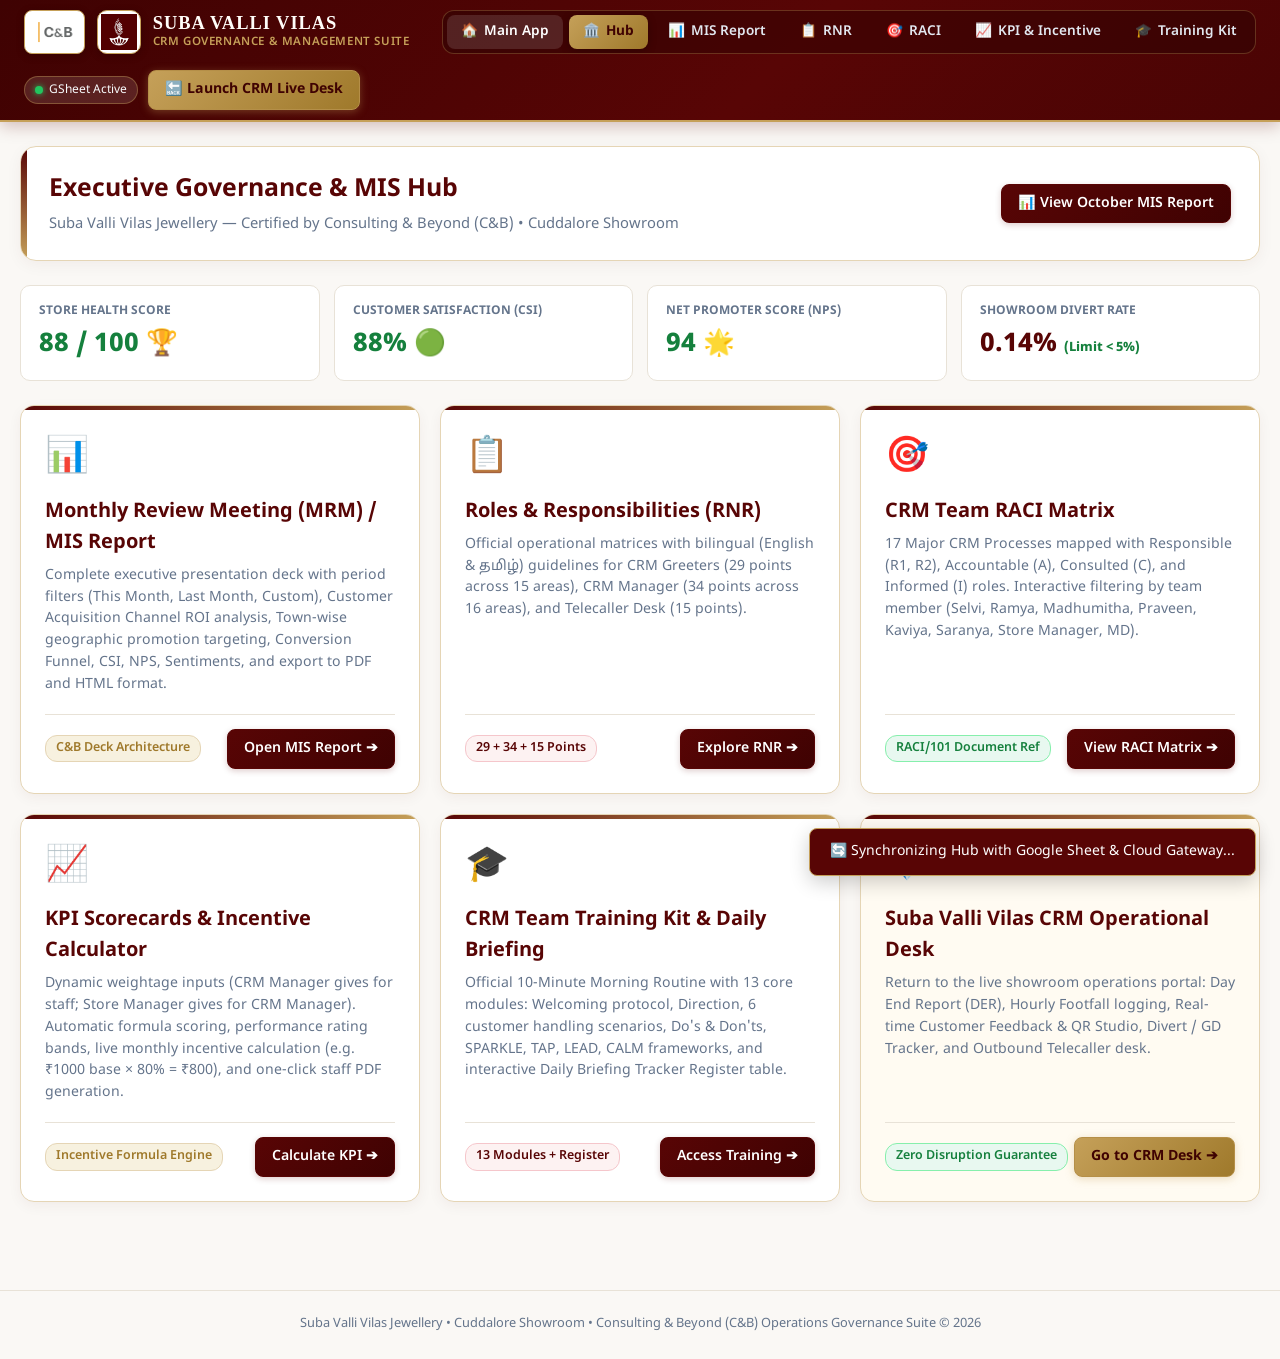
<file: crm-hub.html>
<!DOCTYPE html>
<html lang="en">
<head>
  <meta charset="UTF-8">
  <meta name="viewport" content="width=device-width, initial-scale=1.0">
  <title>Suba Valli Vilas | CRM Governance &amp; Management Suite</title>
  <link rel="icon" type="image/png" href="svv-logo.png">
  <link rel="preconnect" href="https://fonts.googleapis.com">
  <link rel="preconnect" href="https://fonts.gstatic.com" crossorigin>
  <link href="https://fonts.googleapis.com/css2?family=Cinzel:wght@600;700;800&family=Noto+Sans+Tamil:wght@400;500;600;700&display=swap" rel="stylesheet">
  <link rel="stylesheet" href="governance-shared.css">
  <style>
    .hub-grid {
      display: grid;
      grid-template-columns: repeat(auto-fit, minmax(320px, 1fr));
      gap: 20px;
      margin-top: 10px;
    }
    .hub-card {
      background: #FFFFFF;
      border: 1px solid var(--svv-border-gold);
      border-radius: 14px;
      padding: 24px;
      box-shadow: 0 4px 14px rgba(88, 5, 5, 0.05);
      display: flex;
      flex-direction: column;
      justify-content: space-between;
      transition: all 0.25s ease;
      position: relative;
      overflow: hidden;
    }
    .hub-card:hover {
      transform: translateY(-4px);
      box-shadow: 0 10px 25px rgba(88, 5, 5, 0.12);
      border-color: var(--svv-gold);
    }
    .hub-card::before {
      content: "";
      position: absolute;
      top: 0;
      left: 0;
      width: 100%;
      height: 4px;
      background: linear-gradient(90deg, var(--svv-maroon), var(--svv-gold));
    }
    .hub-card-icon {
      font-size: 2.2rem;
      margin-bottom: 12px;
    }
    .hub-card-title {
      font-family: var(--font-serif);
      font-size: 1.25rem;
      color: var(--svv-maroon);
      margin-bottom: 6px;
    }
    .hub-card-desc {
      font-size: 0.88rem;
      color: var(--svv-muted);
      line-height: 1.55;
      margin-bottom: 18px;
      flex: 1;
    }
    .hub-card-footer {
      display: flex;
      justify-content: space-between;
      align-items: center;
      border-top: 1px solid var(--svv-border);
      padding-top: 14px;
    }
    .stats-strip {
      display: grid;
      grid-template-columns: repeat(auto-fit, minmax(200px, 1fr));
      gap: 14px;
      margin-bottom: 24px;
    }
    .stat-box {
      background: #FFFFFF;
      border: 1px solid var(--svv-border);
      border-radius: 10px;
      padding: 16px 18px;
    }
    .stat-label {
      font-size: 0.75rem;
      font-weight: 700;
      color: var(--svv-muted);
      text-transform: uppercase;
    }
    .stat-val {
      font-size: 1.6rem;
      font-weight: 800;
      color: var(--svv-maroon);
      margin-top: 4px;
    }
  </style>
</head>
<body>

  <!-- UNIFIED TOP NAVIGATION -->
  <header class="gov-top-bar">
    <div class="gov-bar-inner">
      <a href="crm-hub.html" class="gov-brand">
        <div class="gov-cb-badge" title="Consulting & Beyond (C&B)">
          <img src="cb-logo.png" alt="C&B Consulting & Beyond">
        </div>
        <div class="gov-logo-badge" title="Suba Valli Vilas Jewellery">
          <img src="svv-logo.png" alt="Suba Valli Vilas">
        </div>
        <div>
          <div class="gov-brand-title">SUBA VALLI VILAS</div>
          <div class="gov-brand-sub">CRM GOVERNANCE &amp; MANAGEMENT SUITE</div>
        </div>
      </a>

      <nav class="gov-nav-links">
        <a href="index.html" class="gov-nav-link nav-home"><span>🏠</span> Main App</a>
        <a href="crm-hub.html" class="gov-nav-link active"><span>🏛️</span> Hub</a>
        <a href="mis-report.html" class="gov-nav-link"><span>📊</span> MIS Report</a>
        <a href="rnr.html" class="gov-nav-link"><span>📋</span> RNR</a>
        <a href="raci.html" class="gov-nav-link"><span>🎯</span> RACI</a>
        <a href="kpi.html" class="gov-nav-link"><span>📈</span> KPI &amp; Incentive</a>
        <a href="training.html" class="gov-nav-link"><span>🎓</span> Training Kit</a>
      </nav>

      <div class="gov-bar-actions">
        <div class="gov-sync-badge" id="hubSyncBadge" style="cursor:pointer;" title="Click to refresh live data from Google Sheet">
          <span class="gov-sync-dot"></span>
          <span id="hubSyncBadgeText">GSheet Active</span>
        </div>
        <a href="index.html" class="btn-gov btn-gov-gold">🔙 Launch CRM Live Desk</a>
      </div>
    </div>
  </header>

  <!-- MAIN CONTAINER -->
  <main class="gov-main">
    <div class="gov-hero">
      <div>
        <h1 class="gov-hero-title">Executive Governance &amp; MIS Hub</h1>
        <p class="gov-hero-desc">Suba Valli Vilas Jewellery — Certified by Consulting &amp; Beyond (C&amp;B) • Cuddalore Showroom</p>
      </div>
      <div class="gov-hero-actions">
        <a href="mis-report.html" class="btn-gov btn-gov-primary">📊 View October MIS Report</a>
      </div>
    </div>

    <!-- QUICK STATS -->
    <div class="stats-strip">
      <div class="stat-box">
        <div class="stat-label">Store Health Score</div>
        <div class="stat-val" id="hubStatHealth" style="color:#15803D;">88 / 100 🏆</div>
      </div>
      <div class="stat-box">
        <div class="stat-label">Customer Satisfaction (CSI)</div>
        <div class="stat-val" id="hubStatCsi" style="color:#15803D;">88% 🟢</div>
      </div>
      <div class="stat-box">
        <div class="stat-label">Net Promoter Score (NPS)</div>
        <div class="stat-val" id="hubStatNps" style="color:#15803D;">94 🌟</div>
      </div>
      <div class="stat-box">
        <div class="stat-label">Showroom Divert Rate</div>
        <div class="stat-val" id="hubStatDivert">0.14% <small style="font-size:0.8rem; color:#15803D;">(Limit &lt; 5%)</small></div>
      </div>
    </div>

    <!-- 5 SEPARATE MODULE CARDS -->
    <div class="hub-grid">
      <!-- 1. MIS Report -->
      <div class="hub-card">
        <div>
          <div class="hub-card-icon">📊</div>
          <h2 class="hub-card-title">Monthly Review Meeting (MRM) / MIS Report</h2>
          <p class="hub-card-desc">
            Complete executive presentation deck with period filters (This Month, Last Month, Custom),
            Customer Acquisition Channel ROI analysis, Town-wise geographic promotion targeting,
            Conversion Funnel, CSI, NPS, Sentiments, and export to PDF and HTML format.
          </p>
        </div>
        <div class="hub-card-footer">
          <span class="gov-badge gov-badge-gold">C&amp;B Deck Architecture</span>
          <a href="mis-report.html" class="btn-gov btn-gov-primary btn-sm">Open MIS Report ➔</a>
        </div>
      </div>

      <!-- 2. RNR -->
      <div class="hub-card">
        <div>
          <div class="hub-card-icon">📋</div>
          <h2 class="hub-card-title">Roles &amp; Responsibilities (RNR)</h2>
          <p class="hub-card-desc">
            Official operational matrices with bilingual (English &amp; தமிழ்) guidelines for CRM Greeters (29 points across 15 areas),
            CRM Manager (34 points across 16 areas), and Telecaller Desk (15 points).
          </p>
        </div>
        <div class="hub-card-footer">
          <span class="gov-badge gov-badge-maroon">29 + 34 + 15 Points</span>
          <a href="rnr.html" class="btn-gov btn-gov-primary btn-sm">Explore RNR ➔</a>
        </div>
      </div>

      <!-- 3. RACI -->
      <div class="hub-card">
        <div>
          <div class="hub-card-icon">🎯</div>
          <h2 class="hub-card-title">CRM Team RACI Matrix</h2>
          <p class="hub-card-desc">
            17 Major CRM Processes mapped with Responsible (R1, R2), Accountable (A), Consulted (C), and Informed (I) roles.
            Interactive filtering by team member (Selvi, Ramya, Madhumitha, Praveen, Kaviya, Saranya, Store Manager, MD).
          </p>
        </div>
        <div class="hub-card-footer">
          <span class="gov-badge gov-badge-green">RACI/101 Document Ref</span>
          <a href="raci.html" class="btn-gov btn-gov-primary btn-sm">View RACI Matrix ➔</a>
        </div>
      </div>

      <!-- 4. KPI & Incentive -->
      <div class="hub-card">
        <div>
          <div class="hub-card-icon">📈</div>
          <h2 class="hub-card-title">KPI Scorecards &amp; Incentive Calculator</h2>
          <p class="hub-card-desc">
            Dynamic weightage inputs (CRM Manager gives for staff; Store Manager gives for CRM Manager).
            Automatic formula scoring, performance rating bands, live monthly incentive calculation (e.g. ₹1000 base × 80% = ₹800), and one-click staff PDF generation.
          </p>
        </div>
        <div class="hub-card-footer">
          <span class="gov-badge gov-badge-gold">Incentive Formula Engine</span>
          <a href="kpi.html" class="btn-gov btn-gov-primary btn-sm">Calculate KPI ➔</a>
        </div>
      </div>

      <!-- 5. Training Kit -->
      <div class="hub-card">
        <div>
          <div class="hub-card-icon">🎓</div>
          <h2 class="hub-card-title">CRM Team Training Kit &amp; Daily Briefing</h2>
          <p class="hub-card-desc">
            Official 10-Minute Morning Routine with 13 core modules: Welcoming protocol, Direction,
            6 customer handling scenarios, Do's &amp; Don'ts, SPARKLE, TAP, LEAD, CALM frameworks,
            and interactive Daily Briefing Tracker Register table.
          </p>
        </div>
        <div class="hub-card-footer">
          <span class="gov-badge gov-badge-maroon">13 Modules + Register</span>
          <a href="training.html" class="btn-gov btn-gov-primary btn-sm">Access Training ➔</a>
        </div>
      </div>

      <!-- 6. Return to CRM App -->
      <div class="hub-card" style="background:#FFFBF2;">
        <div>
          <div class="hub-card-icon">💎</div>
          <h2 class="hub-card-title">Suba Valli Vilas CRM Operational Desk</h2>
          <p class="hub-card-desc">
            Return to the live showroom operations portal: Day End Report (DER), Hourly Footfall logging,
            Real-time Customer Feedback &amp; QR Studio, Divert / GD Tracker, and Outbound Telecaller desk.
          </p>
        </div>
        <div class="hub-card-footer">
          <span class="gov-badge gov-badge-green">Zero Disruption Guarantee</span>
          <a href="index.html" class="btn-gov btn-gov-gold btn-sm">Go to CRM Desk ➔</a>
        </div>
      </div>
    </div>
  </main>

  <footer style="text-align:center; padding:24px; font-size:0.8rem; color:#64748B; border-top:1px solid #E8E2D7; margin-top:40px;">
    Suba Valli Vilas Jewellery • Cuddalore Showroom • Consulting &amp; Beyond (C&amp;B) Operations Governance Suite © 2026
  </footer>

  <div id="govToast" class="gov-toast" style="display:none; position:fixed; bottom:24px; right:24px; background:#580505; color:#FFF; padding:12px 20px; border-radius:8px; border:1px solid #C5A059; box-shadow:0 6px 20px rgba(0,0,0,0.2); font-size:14px; z-index:9999;"></div>

  <script>
    (function() {
      'use strict';

      function showToast(msg) {
        const t = document.getElementById('govToast');
        if (!t) return;
        t.textContent = msg;
        t.style.display = 'block';
        setTimeout(() => { t.style.display = 'none'; }, 3500);
      }

      function updateStatsFromCloud(data) {
        if (!data) return;
        const feedbacks = Array.isArray(data.feedbacks) ? data.feedbacks : [];
        const footfall = Array.isArray(data.footfall) ? data.footfall : [];
        const diverts = Array.isArray(data.diverts) ? data.diverts : [];

        // CSI
        let csiSum = 0;
        let npsPromoters = 0;
        let npsDetractors = 0;
        feedbacks.forEach(f => {
          csiSum += parseFloat(f.CSI_Rating || f.csi) || 88;
          const n = parseInt(f.NPS_Rating || f.nps) || 9;
          if (n >= 9) npsPromoters++;
          else if (n <= 6) npsDetractors++;
        });
        const csi = feedbacks.length > 0 ? Math.round(csiSum / feedbacks.length) : 88;
        const nps = feedbacks.length > 0 ? Math.round(((npsPromoters - npsDetractors) / feedbacks.length) * 100) : 94;

        // Footfall & Diverts
        const totalFf = footfall.reduce((s, r) => s + (parseInt(r.Footfall_Count || r.count) || 0), 0) || (feedbacks.length > 0 ? feedbacks.length * 34 : 62450);
        const divertCount = diverts.length || 86;
        const divertRate = ((divertCount / Math.max(1, totalFf)) * 100).toFixed(2);

        // Store Health
        const health = Math.min(100, Math.round(csi * 0.4 + (nps / 100 * 95) * 0.3 + 28));

        const elHealth = document.getElementById('hubStatHealth');
        const elCsi = document.getElementById('hubStatCsi');
        const elNps = document.getElementById('hubStatNps');
        const elDivert = document.getElementById('hubStatDivert');
        const elBadge = document.getElementById('hubSyncBadgeText');

        if (elHealth) elHealth.textContent = `${health} / 100 🏆`;
        if (elCsi) elCsi.textContent = `${csi}% 🟢`;
        if (elNps) elNps.textContent = `${nps} 🌟`;
        if (elDivert) elDivert.innerHTML = `${divertRate}% <small style="font-size:0.8rem; color:#15803D;">(Limit &lt; 5%)</small>`;
        if (elBadge) elBadge.textContent = 'GSheet Live Sync';
      }

      function loadCached() {
        try {
          const cached = localStorage.getItem('svv_last_cloud_data');
          if (cached) updateStatsFromCloud(JSON.parse(cached));
        } catch (_) {}
      }

      async function syncCloud() {
        const workerUrl = (localStorage.getItem('svv_cf_worker_url') || 'https://svv-crm-gateway.subavallivilas-candb.workers.dev').trim();
        const gsheetUrl = (localStorage.getItem('svv_gsheet_url') || 'https://script.google.com/macros/s/AKfycbxScZV2koc5d68t1F9851fRi-H_60r3UJe_GwilkdDFR-2K-710v2IdB1PiHpUUztJEiA/exec').trim();

        showToast('🔄 Synchronizing Hub with Google Sheet & Cloud Gateway...');

        try {
          if (workerUrl) {
            const res = await fetch(`${workerUrl.replace(/\/+$/, '')}/api/pull`);
            if (res.ok) {
              const data = await res.json();
              if (data && (data.status === 'SUCCESS' || data.action === 'GET_ALL_DATA')) {
                localStorage.setItem('svv_last_cloud_data', JSON.stringify(data));
                updateStatsFromCloud(data);
                showToast('✅ Hub updated with live Google Sheet records!');
                return;
              }
            }
          }
        } catch (e) {
          console.warn('[Hub Sync Worker]', e.message);
        }

        // Direct GAS fallback
        if (gsheetUrl) {
          try {
            const cb = 'svv_hub_' + Math.random().toString(36).substring(2, 9);
            const script = document.createElement('script');
            window[cb] = (data) => {
              try { script.remove(); delete window[cb]; } catch (_) {}
              if (data) {
                localStorage.setItem('svv_last_cloud_data', JSON.stringify(data));
                updateStatsFromCloud(data);
                showToast('✅ Hub updated with live Google Sheet records!');
              }
            };
            script.src = `${gsheetUrl}${gsheetUrl.includes('?') ? '&' : '?'}action=GET_ALL_DATA&callback=${cb}`;
            document.head.appendChild(script);
          } catch (e) {
            console.warn('[Hub Sync GAS]', e.message);
          }
        }
      }

      const badge = document.getElementById('hubSyncBadge');
      if (badge) badge.addEventListener('click', syncCloud);

      loadCached();
      setTimeout(syncCloud, 1000);
    })();
  </script>
</body>
</html>
</file>
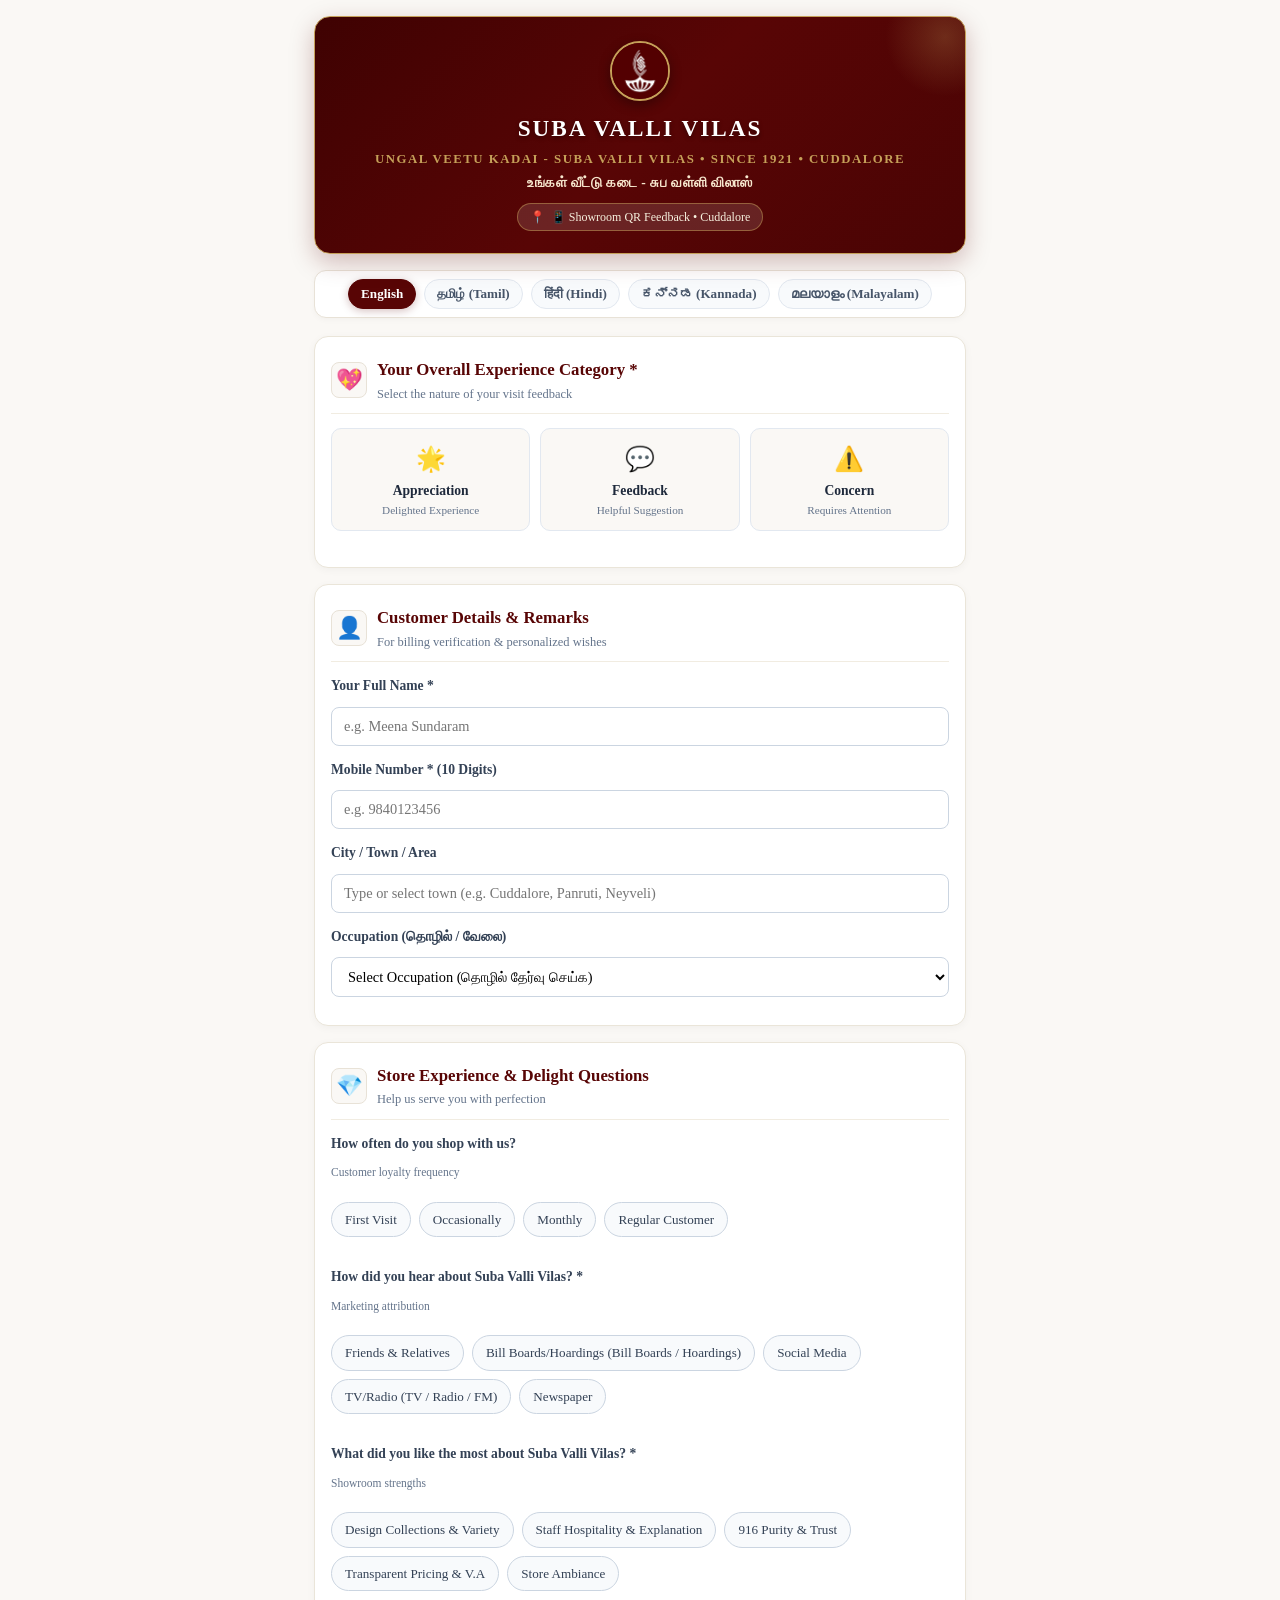
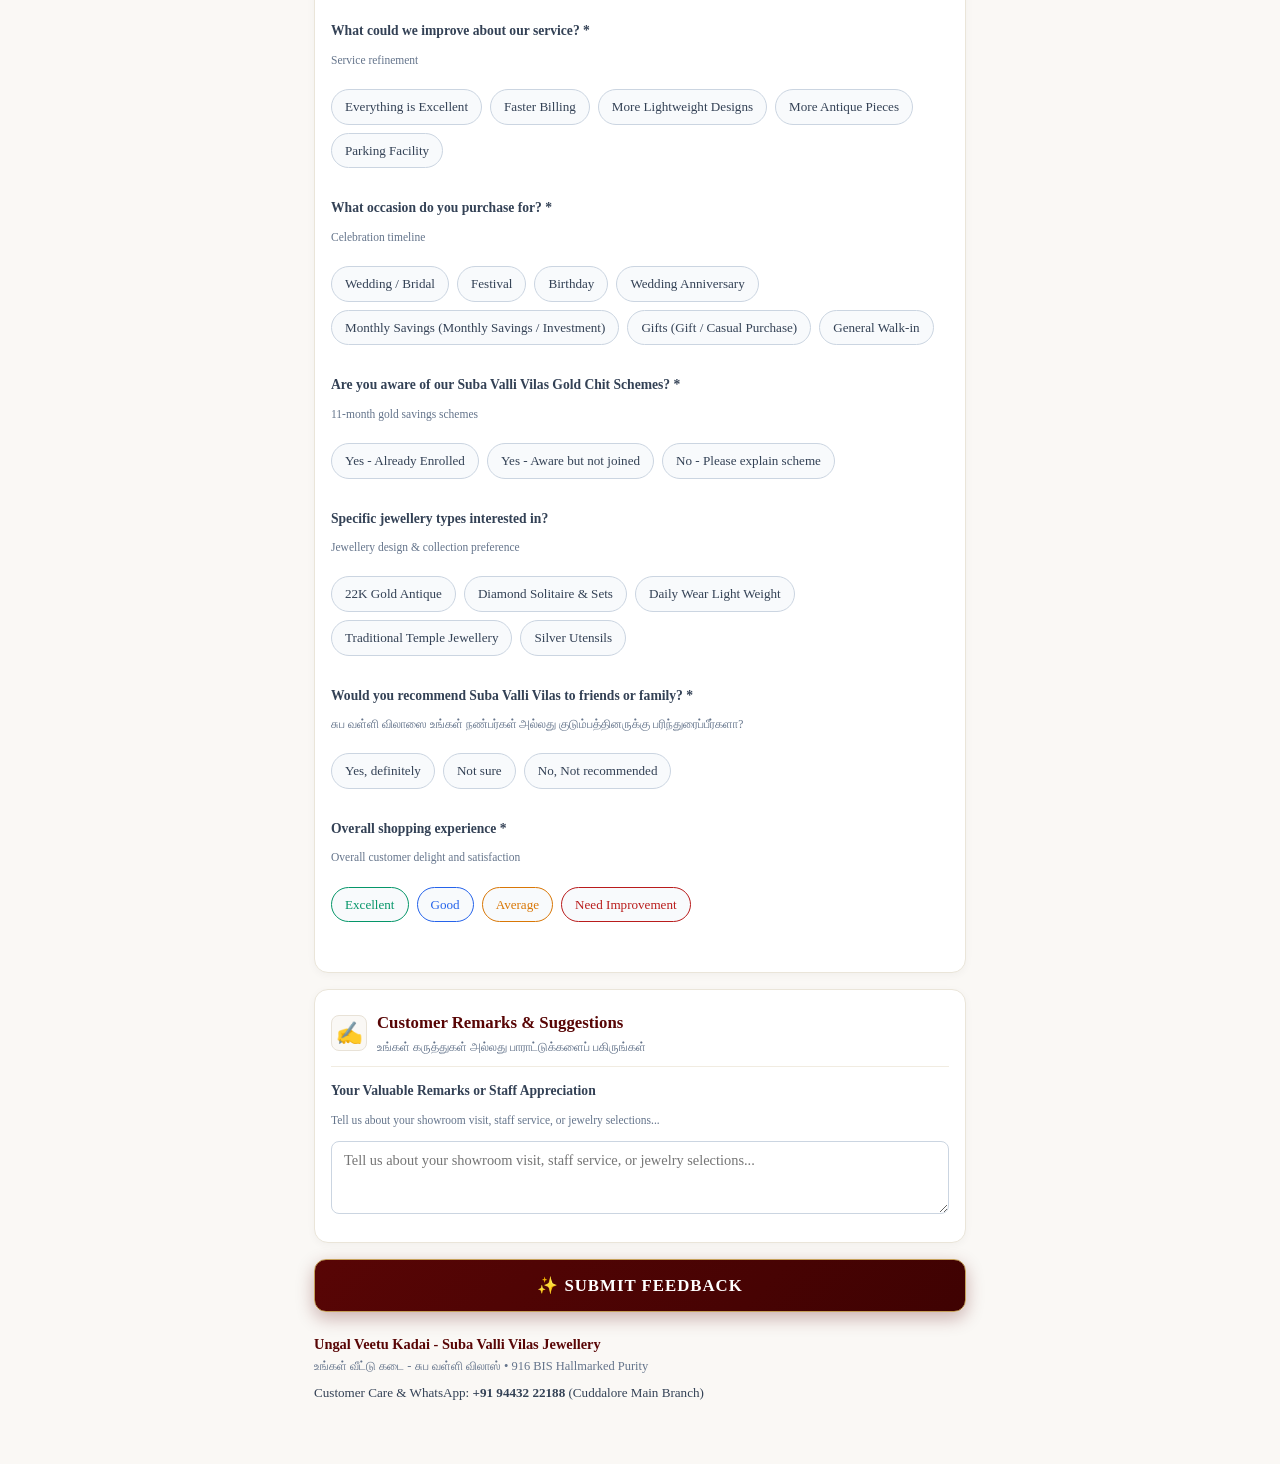
<file: feedback.html>
<!DOCTYPE html>
<html lang="en">
<head>
  <meta charset="UTF-8">
  <meta name="viewport" content="width=device-width, initial-scale=1.0, maximum-scale=1.0, user-scalable=no">
  <title>Ungal Veetu Kadai - Suba Valli Vilas | Customer Feedback & Delight Experience</title>
  <meta name="description" content="Share your valuable feedback with Suba Valli Vilas Jewellery. Traditional 916 purity and exceptional customer service.">
  <meta name="theme-color" content="#580505">
  <link rel="icon" type="image/png" href="svv-logo.png">
  <link rel="stylesheet" href="style.css">
  <style>
    /* Dedicated Standalone Customer Portal Styles */
    body.feedback-portal-body {
      background: #FAF8F5;
      margin: 0;
      padding: 0;
      font-family: 'Cambria', 'Noto Sans Tamil', Georgia, serif;
      color: #1E293B;
      min-height: 100vh;
      display: flex;
      flex-direction: column;
      align-items: center;
    }

    .portal-container {
      width: 100%;
      max-width: 680px;
      margin: 0 auto;
      padding: 16px 14px 40px;
      box-sizing: border-box;
    }

    /* Royal Header */
    .portal-header {
      background: linear-gradient(135deg, #3F0202 0%, #580505 50%, #4A0404 100%);
      color: #FFFFFF;
      border-radius: 16px;
      padding: 22px 18px;
      text-align: center;
      box-shadow: 0 8px 24px rgba(88, 5, 5, 0.25);
      border: 1px solid #C5A059;
      position: relative;
      overflow: hidden;
      margin-bottom: 16px;
    }

    .portal-header::before {
      content: "";
      position: absolute;
      top: -40px;
      right: -40px;
      width: 120px;
      height: 120px;
      background: radial-gradient(circle, rgba(197, 160, 89, 0.25) 0%, transparent 70%);
      border-radius: 50%;
      pointer-events: none;
    }

    .portal-crest {
      width: 52px;
      height: 52px;
      margin: 0 auto 8px;
      display: flex;
      align-items: center;
      justify-content: center;
      background: rgba(255, 255, 255, 0.08);
      border: 1.5px solid #C5A059;
      border-radius: 50%;
    }

    .portal-crest svg {
      width: 32px;
      height: 32px;
    }

    .portal-brand-title {
      font-size: 1.45rem;
      font-weight: 700;
      letter-spacing: 2px;
      color: #FFFFFF;
      margin: 0;
      text-transform: uppercase;
      text-shadow: 0 2px 4px rgba(0, 0, 0, 0.4);
    }

    .portal-brand-subtitle {
      font-size: 0.8rem;
      color: #C5A059;
      letter-spacing: 1.5px;
      margin-top: 4px;
      text-transform: uppercase;
      font-weight: 600;
    }

    .portal-context-tag {
      display: inline-flex;
      align-items: center;
      gap: 6px;
      background: rgba(255, 255, 255, 0.12);
      border: 1px solid rgba(197, 160, 89, 0.5);
      padding: 4px 12px;
      border-radius: 20px;
      font-size: 0.75rem;
      color: #F7F1DF;
      margin-top: 10px;
    }

    /* Language Bar */
    .portal-lang-bar {
      display: flex;
      justify-content: center;
      gap: 8px;
      flex-wrap: wrap;
      margin-bottom: 18px;
      background: #FFFFFF;
      padding: 8px 12px;
      border-radius: 12px;
      border: 1px solid #E8E2D7;
      box-shadow: 0 2px 6px rgba(0, 0, 0, 0.03);
    }

    .lang-pill {
      background: #F8FAFC;
      border: 1px solid #E2E8F0;
      color: #475569;
      padding: 6px 12px;
      border-radius: 20px;
      font-size: 0.82rem;
      font-weight: 600;
      cursor: pointer;
      transition: all 0.15s ease;
    }

    .lang-pill:hover, .lang-pill.active {
      background: #580505;
      color: #FFFFFF;
      border-color: #580505;
      box-shadow: 0 2px 8px rgba(88, 5, 5, 0.25);
    }

    /* Section Cards */
    .portal-card {
      background: #FFFFFF;
      border-radius: 14px;
      padding: 20px 16px;
      margin-bottom: 16px;
      border: 1px solid #EAE5D9;
      box-shadow: 0 2px 8px rgba(0, 0, 0, 0.04);
    }

    .portal-card-header {
      display: flex;
      align-items: center;
      gap: 10px;
      margin-bottom: 14px;
      padding-bottom: 10px;
      border-bottom: 1px solid #F1ECE1;
    }

    .portal-card-icon {
      font-size: 1.35rem;
      background: #FAF8F5;
      border: 1px solid #E8E2D7;
      width: 36px;
      height: 36px;
      border-radius: 8px;
      display: flex;
      align-items: center;
      justify-content: center;
    }

    .portal-card-title {
      font-size: 1.05rem;
      font-weight: 700;
      color: #580505;
      margin: 0;
    }

    .portal-card-subtitle {
      font-size: 0.78rem;
      color: #64748B;
      margin-top: 2px;
    }

    /* 10-Point Rating Scale */
    .nps-rating-grid {
      display: grid;
      grid-template-columns: repeat(10, 1fr);
      gap: 5px;
      margin: 16px 0 10px;
    }

    .nps-btn {
      background: #F8FAFC;
      border: 1px solid #CBD5E1;
      border-radius: 8px;
      padding: 10px 0;
      text-align: center;
      font-size: 0.95rem;
      font-weight: 700;
      color: #334155;
      cursor: pointer;
      transition: all 0.15s ease;
      position: relative;
    }

    .nps-btn:hover {
      border-color: #C5A059;
      background: #FAF6EE;
      transform: translateY(-2px);
    }

    .nps-btn.active {
      background: #580505;
      color: #FFFFFF;
      border-color: #580505;
      box-shadow: 0 4px 12px rgba(88, 5, 5, 0.35);
      transform: scale(1.08);
    }

    .nps-btn.promoter.active {
      background: #15803D;
      border-color: #15803D;
      box-shadow: 0 4px 12px rgba(21, 128, 61, 0.35);
    }

    .nps-btn.passive.active {
      background: #D97706;
      border-color: #D97706;
      box-shadow: 0 4px 12px rgba(217, 119, 6, 0.35);
    }

    .nps-btn.detractor.active {
      background: #B91C1C;
      border-color: #B91C1C;
      box-shadow: 0 4px 12px rgba(185, 28, 28, 0.35);
    }

    .nps-labels-row {
      display: flex;
      justify-content: space-between;
      font-size: 0.72rem;
      color: #64748B;
      font-weight: 600;
      padding: 0 4px;
    }

    /* Sentiment Mood Selector */
    .mood-selector-grid {
      display: grid;
      grid-template-columns: repeat(3, 1fr);
      gap: 10px;
      margin: 12px 0 16px;
    }

    .mood-radio-card {
      position: relative;
      border: 1.5px solid #E2E8F0;
      border-radius: 10px;
      padding: 12px 8px;
      text-align: center;
      cursor: pointer;
      transition: all 0.15s ease;
      background: #FAF8F5;
    }

    .mood-radio-card:hover {
      border-color: #C5A059;
      background: #FFFFFF;
    }

    .mood-radio-card.active {
      border-color: #580505;
      background: #FFFDF9;
      box-shadow: 0 4px 12px rgba(88, 5, 5, 0.12);
    }

    .mood-radio-card input {
      position: absolute;
      opacity: 0;
      cursor: pointer;
    }

    .mood-emoji {
      font-size: 1.5rem;
      margin-bottom: 4px;
      display: block;
    }

    .mood-title {
      font-size: 0.85rem;
      font-weight: 700;
      color: #1E293B;
      display: block;
    }

    .mood-sub {
      font-size: 0.7rem;
      color: #64748B;
      display: block;
    }

    /* Form Option Chips */
    .chips-group {
      display: flex;
      flex-wrap: wrap;
      gap: 8px;
      margin: 8px 0 16px;
    }

    .chip-item {
      background: #F8FAFC;
      border: 1px solid #CBD5E1;
      padding: 7px 13px;
      border-radius: 20px;
      font-size: 0.82rem;
      cursor: pointer;
      transition: all 0.15s ease;
      color: #334155;
      user-select: none;
    }

    .chip-item:hover {
      background: #FAF6EE;
      border-color: #C5A059;
    }

    .chip-item.active {
      background: #580505;
      color: #FFFFFF;
      border-color: #580505;
      box-shadow: 0 2px 8px rgba(88, 5, 5, 0.2);
    }

    .field-highlight-error {
      border: 2px solid #B91C1C !important;
      background: #FEF2F2 !important;
      border-radius: 8px !important;
      padding: 8px 10px !important;
      animation: pulseError 0.5s ease;
    }
    @keyframes pulseError {
      0% { transform: scale(1); }
      50% { transform: scale(1.02); }
      100% { transform: scale(1); }
    }

    /* Form Inputs */
    .portal-field-label {
      font-size: 0.85rem;
      font-weight: 700;
      color: #334155;
      margin-bottom: 4px;
      display: block;
    }

    .portal-field-sub {
      font-size: 0.72rem;
      color: #64748B;
      margin-bottom: 6px;
      display: block;
    }

    .portal-input, .portal-textarea {
      width: 100%;
      border: 1px solid #CBD5E1;
      border-radius: 8px;
      padding: 10px 12px;
      font-size: 0.9rem;
      box-sizing: border-box;
      font-family: inherit;
      background: #FFFFFF;
      transition: border-color 0.15s ease, box-shadow 0.15s ease;
    }

    .portal-input:focus, .portal-textarea:focus {
      outline: none;
      border-color: #580505;
      box-shadow: 0 0 0 3px rgba(88, 5, 5, 0.12);
    }

    /* Submit Button */
    .btn-portal-submit {
      width: 100%;
      background: linear-gradient(135deg, #580505 0%, #3F0202 100%);
      color: #FFFFFF;
      border: 1.5px solid #C5A059;
      border-radius: 12px;
      padding: 15px;
      font-size: 1.05rem;
      font-weight: 700;
      cursor: pointer;
      box-shadow: 0 6px 18px rgba(88, 5, 5, 0.3);
      transition: all 0.2s ease;
      display: flex;
      align-items: center;
      justify-content: center;
      gap: 10px;
      text-transform: uppercase;
      letter-spacing: 1px;
    }

    .btn-portal-submit:hover {
      background: linear-gradient(135deg, #6B0808 0%, #580505 100%);
      transform: translateY(-2px);
      box-shadow: 0 8px 24px rgba(88, 5, 5, 0.4);
    }

    .btn-portal-submit:disabled {
      opacity: 0.6;
      cursor: not-allowed;
      transform: none;
    }

    /* Thank You Overlay Screen */
    .thankyou-card {
      display: none;
      text-align: center;
      padding: 40px 20px;
      background: #FFFFFF;
      border-radius: 16px;
      border: 2px solid #C5A059;
      box-shadow: 0 10px 30px rgba(88, 5, 5, 0.15);
      animation: popIn 0.35s ease forwards;
    }

    @keyframes popIn {
      from { opacity: 0; transform: scale(0.95); }
      to { opacity: 1; transform: scale(1); }
    }

    .thankyou-badge {
      width: 72px;
      height: 72px;
      background: #E8F8F0;
      border: 2px solid #86EFAC;
      color: #15803D;
      border-radius: 50%;
      display: flex;
      align-items: center;
      justify-content: center;
      font-size: 2.2rem;
      margin: 0 auto 16px;
    }

    .thankyou-title {
      font-size: 1.5rem;
      color: #580505;
      font-weight: 700;
      margin-bottom: 8px;
    }

    .thankyou-desc {
      font-size: 0.95rem;
      color: #475569;
      line-height: 1.6;
      margin-bottom: 24px;
    }

    .google-review-btn {
      display: inline-flex;
      align-items: center;
      justify-content: center;
      gap: 10px;
      background: #FFFFFF;
      color: #1E293B;
      border: 1.5px solid #CBD5E1;
      padding: 12px 20px;
      border-radius: 10px;
      font-weight: 700;
      text-decoration: none;
      box-shadow: 0 2px 6px rgba(0, 0, 0, 0.05);
      margin-bottom: 14px;
      transition: all 0.15s ease;
    }

    .google-review-btn:hover {
      border-color: #4285F4;
      background: #F8FAFC;
      transform: translateY(-2px);
    }

    /* Small screens */
    @media (max-width: 480px) {
      .nps-rating-grid {
        gap: 3px;
      }
      .nps-btn {
        font-size: 0.85rem;
        padding: 8px 0;
      }
      .portal-header {
        padding: 18px 14px;
      }
      .portal-brand-title {
        font-size: 1.25rem;
      }
    }
  </style>
</head>
<body class="feedback-portal-body">

  <div class="portal-container">

    <!-- Royal Header -->
    <header class="portal-header">
      <div class="portal-crest" style="border: none; background: transparent; width: 64px; height: 64px;">
        <img src="svv-logo.png" alt="Suba Valli Vilas" style="width: 60px; height: 60px; object-fit: contain; border-radius: 50%; border: 2px solid #C5A059; box-shadow: 0 4px 12px rgba(0,0,0,0.35);">
      </div>
      <h1 class="portal-brand-title">Suba Valli Vilas</h1>
      <div class="portal-brand-subtitle" id="portalBrandSubtitle">Ungal Veetu Kadai - Suba Valli Vilas • Since 1921 • Cuddalore</div>
      <div class="portal-tamil-slogan" id="portalTamilSlogan" style="color: #F7E7CE; font-size: 0.85rem; margin-top: 4px; font-weight: 600; letter-spacing: 0.5px;">உங்கள் வீட்டு கடை - சுப வள்ளி விலாஸ்</div>
      <div class="portal-context-tag" id="portalContextTag" style="display: none;">
        <span>📍</span>
        <span id="portalContextText">Billing Counter • Main Branch</span>
      </div>
    </header>

    <!-- Language Selector Bar -->
    <div class="portal-lang-bar">
      <button type="button" class="lang-pill active" data-lang="en">English</button>
      <button type="button" class="lang-pill" data-lang="ta">தமிழ் (Tamil)</button>
      <button type="button" class="lang-pill" data-lang="hi">हिंदी (Hindi)</button>
      <button type="button" class="lang-pill" data-lang="kn">ಕನ್ನಡ (Kannada)</button>
      <button type="button" class="lang-pill" data-lang="ml">മലയാളം (Malayalam)</button>
    </div>

    <!-- MAIN FEEDBACK FORM -->
    <form id="portalFeedbackForm">

      <!-- CARD 1: EXPERIENCE MOOD & CATEGORY -->
      <div class="portal-card">
        <div class="portal-card-header">
          <span class="portal-card-icon">💖</span>
          <div>
            <h2 class="portal-card-title" id="lblMoodTitle">Your Overall Experience Category *</h2>
            <div class="portal-card-subtitle" id="lblMoodSub">உங்கள் ஒட்டுமொத்த அனுபவ வகை</div>
          </div>
        </div>

        <div class="mood-selector-grid">
          <label class="mood-radio-card" id="cardMoodApprec">
            <input type="radio" name="feedbackMood" value="Appreciation">
            <span class="mood-emoji">🌟</span>
            <span class="mood-title" id="lblMoodApprec">Appreciation</span>
            <span class="mood-sub" id="lblMoodApprecSub">பாராட்டு (Delighted)</span>
          </label>
          <label class="mood-radio-card" id="cardMoodFeedback">
            <input type="radio" name="feedbackMood" value="Feedback">
            <span class="mood-emoji">💬</span>
            <span class="mood-title" id="lblMoodFeedback">Feedback</span>
            <span class="mood-sub" id="lblMoodFeedbackSub">பின்னூட்டம் (Suggestion)</span>
          </label>
          <label class="mood-radio-card" id="cardMoodConcern">
            <input type="radio" name="feedbackMood" value="Concern">
            <span class="mood-emoji">⚠️</span>
            <span class="mood-title" id="lblMoodConcern">Concern</span>
            <span class="mood-sub" id="lblMoodConcernSub">குறைபாடு (Attention)</span>
          </label>
        </div>
      </div>

      <!-- CARD 2: CUSTOMER DETAILS (Moved right after Category selection as requested) -->
      <div class="portal-card">
        <div class="portal-card-header">
          <span class="portal-card-icon">👤</span>
          <div>
            <h2 class="portal-card-title" id="lblCustDetailsTitle">Customer Details</h2>
            <div class="portal-card-subtitle" id="lblCustDetailsSub">வாடிக்கையாளர் விவரங்கள்</div>
          </div>
        </div>

        <div class="form-group mb-3">
          <label for="portalCustName" class="portal-field-label" id="lblCustName">Your Full Name *</label>
          <input type="text" id="portalCustName" name="customerName" class="portal-input" placeholder="e.g. Meena Sundaram" required>
        </div>

        <div class="form-group mb-3">
          <label for="portalCustMobile" class="portal-field-label" id="lblCustMobile">Mobile Number * (10 Digits)</label>
          <input type="tel" id="portalCustMobile" name="mobile" class="portal-input" placeholder="e.g. 9840123456" pattern="[0-9]{10}" maxlength="10" required>
        </div>

        <div class="form-group mb-3">
          <label for="portalCustCity" class="portal-field-label" id="lblCustCity">City / Town / Area</label>
          <input type="text" id="portalCustCity" name="city" list="cuddaloreAreasList" class="portal-input" placeholder="Type or select town (e.g. Cuddalore, Panruti, Neyveli)">
          <datalist id="cuddaloreAreasList">
            <option value="Cuddalore Town (கடலூர் நகரம்) - Core Zone">
            <option value="Cuddalore OT (கடலூர் பழைய நகரம்) - Core Zone">
            <option value="Thirupapuliyur (திருப்பாதிரிப்புலியூர்) - Core Zone">
            <option value="Manjakuppam (மஞ்சக்குப்பம்) - Core Zone">
            <option value="Semmandalam (செம்மண்டலம்) - Core Zone">
            <option value="Nellikuppam (நெல்லிக்குப்பம்) - Core Zone">
            <option value="Panruti (பண்ருட்டி) - West Zone">
            <option value="Neyveli (நெய்வேலி) - West Zone">
            <option value="Vriddhachalam (விருத்தாசலம்) - West Zone">
            <option value="Ulundurpet (உளுந்தூர்பேட்டை) - West Zone">
            <option value="Pennadam (பெண்ணாடம்) - West Zone">
            <option value="Chidambaram (சிதம்பரம்) - South Zone">
            <option value="Kattumannarkoil (காட்டுமன்னார்கோவில்) - South Zone">
            <option value="Vadalur (வடலூர்) - South Zone">
            <option value="Sirkazhi (சீர்காழி) - South Zone">
            <option value="Bhuvanagiri (புவனகிரி) - South Zone">
            <option value="Parangipettai (பரங்கிப்பேட்டை) - South Zone">
            <option value="Puducherry / Pondicherry (புதுச்சேரி) - North Zone">
            <option value="Villupuram (விழுப்புரம்) - North Zone">
            <option value="Tindivanam (திண்டிவனம்) - North Zone">
          </datalist>
        </div>

        <div class="form-group mb-2">
          <label for="portalCustOccupation" class="portal-field-label" id="lblCustOccupation">Occupation (தொழில் / வேலை)</label>
          <select id="portalCustOccupation" name="occupation" class="portal-input">
            <option value="" disabled selected>Select Occupation (தொழில் தேர்வு செய்க)</option>
            <option value="Business / Self Employed">Business / Self Employed (தொழில் / சுயதொழில்)</option>
            <option value="Private Employee">Private Employee (தனியார் துறை)</option>
            <option value="Government Employee">Government Employee (அரசு ஊழியர்)</option>
            <option value="Farmer">Farmer (விவசாயி)</option>
            <option value="Professional (Doctor/Engineer)">Professional (மருத்துவர் / பொறியாளர் / வழக்கறிஞர்)</option>
            <option value="Student">Student (மாணவர்)</option>
            <option value="Retired">Retired (ஓய்வு பெற்றவர்)</option>
            <option value="Other">Other (மற்றவை)</option>
          </select>
        </div>
      </div>

      <!-- CARD 3: CORE EXPERIENCE QUESTIONS -->
      <div class="portal-card">
        <div class="portal-card-header">
          <span class="portal-card-icon">💎</span>
          <div>
            <h2 class="portal-card-title" id="lblStoreExpTitle">Store Experience & Delight Questions</h2>
            <div class="portal-card-subtitle" id="lblStoreExpSub">கடை அனுபவம் மற்றும் திருப்தி கேள்விகள்</div>
          </div>
        </div>

        <div id="portalDynamicQuestionsList">
          <!-- Q0: Shopping Frequency -->
          <div class="form-group mb-3">
            <label class="portal-field-label" id="lblQ0">How often do you shop with us?</label>
            <span class="portal-field-sub" id="lblQ0Sub">எங்களுடன் எத்தனை முறை ஷாப்பிங் செய்கிறீர்கள்?</span>
            <div class="chips-group" data-target="q0Input">
              <span class="chip-item" data-value="First Visit">First Visit (முதல் முறை)</span>
              <span class="chip-item" data-value="Occasionally">Occasionally (அவ்வப்போது)</span>
              <span class="chip-item" data-value="Monthly">Monthly (மாதந்தோறும்)</span>
              <span class="chip-item" data-value="Regular Customer">Regular Customer (வழக்கமான வாடிக்கையாளர்)</span>
            </div>
            <input type="hidden" id="q0Input" name="q0" value="">
          </div>

          <!-- Q1: Marketing Attribution -->
          <div class="form-group mb-3">
            <label class="portal-field-label" id="lblQ1">How did you hear about Suba Valli Vilas? *</label>
            <span class="portal-field-sub" id="lblQ1Sub">சுப வள்ளி விலாஸ் பற்றி உங்களுக்கு எப்படி தெரியும்?</span>
            <div class="chips-group" data-target="q1Input">
              <span class="chip-item" data-value="Friends & Relatives">Friends &amp; Relatives (நண்பர்கள்/உறவினர்கள்)</span>
              <span class="chip-item" data-value="Bill Boards/Hoardings">Bill Boards / Hoardings (விளம்பர பலகை)</span>
              <span class="chip-item" data-value="Social Media">Social Media (சமூக ஊடகம்)</span>
              <span class="chip-item" data-value="TV/Radio">TV / Radio / FM</span>
              <span class="chip-item" data-value="Newspaper">Newspaper (செய்திதாள்)</span>
            </div>
            <input type="hidden" id="q1Input" name="q1" value="">
          </div>

          <!-- Q2: What did you like most? -->
          <div class="form-group mb-3">
            <label class="portal-field-label" id="lblQ2">What did you like the most about Suba Valli Vilas? *</label>
            <span class="portal-field-sub" id="lblQ2Sub">சுப வள்ளி விலாஸில் உங்களுக்கு மிகவும் பிடித்தது எது?</span>
            <div class="chips-group" data-target="q2Input">
              <span class="chip-item" data-value="Design Collections & Variety">Design Collections &amp; Variety (நகை கலெக்ஷன்)</span>
              <span class="chip-item" data-value="Staff Hospitality & Explanation">Staff Hospitality &amp; Explanation (உபசரிப்பு)</span>
              <span class="chip-item" data-value="Purity & Trust">916 Purity &amp; Trust (தூய்மை &amp; நம்பிக்கை)</span>
              <span class="chip-item" data-value="Making Charges & Pricing">Transparent Pricing &amp; V.A (சேதாரம்)</span>
              <span class="chip-item" data-value="Store Ambiance">Store Ambiance (கடை சூழல்)</span>
            </div>
            <input type="hidden" id="q2Input" name="q2" value="">
          </div>

          <!-- Q3: Service Improvement -->
          <div class="form-group mb-3">
            <label class="portal-field-label" id="lblQ3">What could we improve about our service?</label>
            <span class="portal-field-sub" id="lblQ3Sub">எங்கள் சேவையில் நீங்கள் எதை மேம்படுத்த விரும்புகிறீர்கள்?</span>
            <div class="chips-group" data-target="q3Input">
              <span class="chip-item" data-value="Everything is Excellent">Everything is Excellent (அனைத்தும் நன்று)</span>
              <span class="chip-item" data-value="Billing Speed">Faster Billing (விரைவான பில்லிங்)</span>
              <span class="chip-item" data-value="More Lightweight Designs">More Lightweight Designs (எடை குறைந்த நகைகள்)</span>
              <span class="chip-item" data-value="More Antique Jewellery">More Antique Pieces (ஆண்டிக் நகைகள்)</span>
              <span class="chip-item" data-value="Parking Facility">Parking Facility (வாகன நிறுத்தம்)</span>
            </div>
            <input type="hidden" id="q3Input" name="q3" value="">
          </div>

          <!-- Q4: Occasion (Shows Date only when Birthday or Wedding Anniversary is selected) -->
          <div class="form-group mb-3">
            <label class="portal-field-label" id="lblQ4">What occasion do you purchase for? *</label>
            <span class="portal-field-sub" id="lblQ4Sub">நீங்கள் எந்த சுப நிகழ்ச்சிக்கு நகை வாங்குகிறீர்கள்?</span>
            <div class="chips-group" data-target="q4Input" id="q4ChipsGroup">
              <span class="chip-item" data-value="Wedding / Bridal">Wedding / Bridal (திருமணம்)</span>
              <span class="chip-item" data-value="Festival">Festival (தீபாவளி/பொங்கல்/அட்சய திருதியை)</span>
              <span class="chip-item" data-value="Birthday">Birthday (பிறந்தநாள்)</span>
              <span class="chip-item" data-value="Wedding Anniversary">Wedding Anniversary (திருமண நாள்)</span>
              <span class="chip-item" data-value="Monthly Savings">Monthly Savings / Investment (சேமிப்பு)</span>
              <span class="chip-item" data-value="Gifts">Gift / Casual Purchase (பரிசு)</span>
              <span class="chip-item" data-value="General Walk-in">General Walk-in (பொதுவான வருகை)</span>
            </div>
            <input type="hidden" id="q4Input" name="q4" value="">

            <!-- Conditional Date picker shown for Wedding, Birthday or Wedding Anniversary -->
            <div id="portalCustOccasionDateGroup" class="mt-2 p-3 bg-silk rounded border" style="display: none; background: #FAF6EE; border: 1px solid #E5D5B8; border-radius: 8px;">
              <label for="portalCustOccasionDate" class="portal-field-label" id="lblCustOccasionDate" style="color:#580505;">💍 Select Occasion Date (தேதியைத் தேர்வு செய்க) *</label>
              <span class="portal-field-sub" id="lblCustOccasionDateSub">தேதியைத் தேர்வு செய்க (சுப நிகழ்வு வாழ்த்துக்கள் மற்றும் சிறப்பு சலுகைக்கு)</span>
              <input type="date" id="portalCustOccasionDate" name="occasionDate" class="portal-input">
            </div>
          </div>

          <!-- Q5: Chit Scheme Awareness -->
          <div class="form-group mb-3">
            <label class="portal-field-label" id="lblQ5">Are you aware of our Suba Valli Vilas Gold Chit Schemes? *</label>
            <span class="portal-field-sub" id="lblQ5Sub">எங்கள் தங்க நகை சேமிப்பு திட்டம் (சிட்) பற்றி உங்களுக்கு தெரியுமா?</span>
            <div class="chips-group" data-target="q5Input">
              <span class="chip-item" data-value="Yes - Already Enrolled">Yes - Already Enrolled (ஏற்கனவே சேர்ந்துள்ளேன்)</span>
              <span class="chip-item" data-value="Yes - Aware but not joined">Yes - Aware but not joined (தெரியும், சேரவில்லை)</span>
              <span class="chip-item" data-value="No - Not aware at all">No - Please explain scheme (தெரியாது, விவரம் தேவை)</span>
            </div>
            <input type="hidden" id="q5Input" name="q5" value="">
          </div>

          <!-- Q6: Specific jewellery types interested in? (Matches Google Sheet Q6) -->
          <div class="form-group mb-3">
            <label class="portal-field-label" id="lblQ6">Specific jewellery types interested in?</label>
            <span class="portal-field-sub" id="lblQ6Sub">நீங்கள் விரும்பும் நகைப் பிரிவுகள் யாவை?</span>
            <div class="chips-group" data-target="q6Input" id="q6ChipsGroup">
              <span class="chip-item" data-value="22K Gold Antique">22K Gold Antique (22K ஆண்டிக் நகைகள்)</span>
              <span class="chip-item" data-value="Diamond Solitaire & Sets">Diamond Solitaire &amp; Sets (வைர நகைகள்)</span>
              <span class="chip-item" data-value="Daily Wear Light Weight">Daily Wear Light Weight (குறைந்த எடை நகைகள்)</span>
              <span class="chip-item" data-value="Traditional Temple Jewellery">Traditional Temple Jewellery (கோவில் நகைகள்)</span>
              <span class="chip-item" data-value="Silver Utensils">Silver Utensils (வெள்ளி பொருட்கள்)</span>
            </div>
            <input type="hidden" id="q6Input" name="q6" value="">
          </div>

          <!-- Q7: Would you recommend Suba Valli Vilas to friends or family? (Matches Google Sheet Q7) -->
          <div class="form-group mb-3 pt-2 border-top">
            <label class="portal-field-label" id="lblQRec">Would you recommend Suba Valli Vilas to friends or family? *</label>
            <span class="portal-field-sub" id="lblQRecSub">சுப வள்ளி விலாஸை உங்கள் நண்பர்கள் அல்லது குடும்பத்தினருக்கு பரிந்துரைப்பீர்களா?</span>
            <div class="chips-group nps-3option-chips" data-target="q7Input">
              <span class="chip-item" data-value="Yes, definitely" data-score="10">Yes, definitely (ஆம், நிச்சயமாக)</span>
              <span class="chip-item" data-value="Not sure" data-score="7">Not sure (உறுதியாக தெரியவில்லை)</span>
              <span class="chip-item" data-value="No, Not recommended" data-score="3">No, Not recommended (பரிந்துரைக்க மாட்டேன்)</span>
            </div>
            <input type="hidden" id="npsRatingInput" name="rating" value="">
            <input type="hidden" id="npsChoiceInput" name="recommendationChoice" value="">
            <input type="hidden" id="q7Input" name="q7" value="">
          </div>

          <!-- Q8: Overall shopping experience (Matches Google Sheet Q8) -->
          <div class="form-group mb-3 pt-2 border-top">
            <label class="portal-field-label" id="lblQ8">Overall shopping experience *</label>
            <span class="portal-field-sub" id="lblQ8Sub">ஒட்டுமொத்த ஷாப்பிங் அனுபவம்</span>
            <div class="chips-group" data-target="overallShoppingExpInput" id="q8ChipsGroup">
              <span class="chip-item" data-value="Excellent" style="border-color: #059669; color: #059669;">Excellent (சிறப்பானது)</span>
              <span class="chip-item" data-value="Good" style="border-color: #2563EB; color: #2563EB;">Good (நல்லது)</span>
              <span class="chip-item" data-value="Average" style="border-color: #D97706; color: #D97706;">Average (சராசரி)</span>
              <span class="chip-item" data-value="Need Improvement" style="border-color: #B91C1C; color: #B91C1C;">Need Improvement (மேம்பாடு தேவை)</span>
            </div>
            <input type="hidden" id="overallShoppingExpInput" name="overallShoppingExperience" value="">
            <input type="hidden" id="q8Input" name="q8" value="">
          </div>
        </div>
      </div>

      <!-- CARD 4: CUSTOMER VALUABLE REMARKS & SUBMIT -->
      <div class="portal-card">
        <div class="portal-card-header">
          <span class="portal-card-icon">✍️</span>
          <div>
            <h2 class="portal-card-title" id="lblCustRemarksTitle">Customer Remarks &amp; Suggestions</h2>
            <div class="portal-card-subtitle" id="lblCustRemarksSubtitle">உங்கள் கருத்துகள் அல்லது பாராட்டுக்களைப் பகிருங்கள்</div>
          </div>
        </div>

        <div class="form-group mb-2">
          <label for="portalCustRemarks" class="portal-field-label" id="lblCustRemarks">Your Valuable Remarks or Staff Appreciation</label>
          <span class="portal-field-sub" id="lblCustRemarksSub">Tell us about your showroom visit, staff service, or jewelry selections...</span>
          <textarea id="portalCustRemarks" name="remarks" class="portal-textarea" rows="3" style="width: 100%; max-width: 100%; box-sizing: border-box; resize: vertical;" placeholder="Tell us about your showroom visit, staff service, or jewelry selections..."></textarea>
        </div>
      </div>

      <!-- HIDDEN METADATA FIELDS (Populated via URL params) -->
      <input type="hidden" id="metaSource" name="source" value="QR">
      <input type="hidden" id="metaMedium" name="medium" value="Billing Counter Standee">
      <input type="hidden" id="metaBranch" name="branch" value="Cuddalore (Main Branch)">
      <input type="hidden" id="metaCounter" name="counter" value="General">
      <input type="hidden" id="metaStaff" name="staff" value="Showroom Staff">
      <input type="hidden" id="metaInvoice" name="invoice" value="">

      <!-- SUBMIT BUTTON -->
      <button type="submit" class="btn-portal-submit" id="btnSubmitFeedback">
        <span>✨ Submit Feedback</span>
      </button>
    </form>

    <!-- THANK YOU / SUCCESS SCREEN -->
    <div class="thankyou-card" id="thankYouCard">
      <div class="thankyou-badge">✓</div>
      <h2 class="thankyou-title" id="lblThankYouTitle">நன்றி! Thank You!</h2>
      <p class="thankyou-desc" id="lblThankYouDesc">
        Your feedback has been received and directly submitted to the management desk. We deeply cherish your relationship with <strong>Suba Valli Vilas</strong>.
      </p>

      <!-- Google Review Redirection Button (Shown ONLY for customer QR feedback, hidden for showroom tab) -->
      <a href="https://www.google.com/search?q=suba+valli+vilas+jewellery+cuddalore&sca_esv=033d84a1d3790378&rlz=1C1CHBD_enIN1146IN1146&sxsrf=APpeQnsxodVpTpQo1oCZuRYM9Pm_PxBBLQ%3A1790248222499&ei=HgW1avyBHv72seMPxdygwAQ&uact=5&oq=suba+valli+vilas+jewellery+cuddalore&gs_lp=[base64]&sclient=gws-wiz-serp#lrd=0x3a54986302ea3615:0x385b44f3c5d65ca3,3,,,," target="_blank" class="google-review-btn" id="googleReviewActionBtn">
        <svg width="20" height="20" viewBox="0 0 24 24">
          <path fill="#4285F4" d="M22.56 12.25c0-.78-.07-1.53-.2-2.25H12v4.26h5.92c-.26 1.37-1.04 2.53-2.21 3.31v2.77h3.57c2.08-1.92 3.28-4.74 3.28-8.09z"/>
          <path fill="#34A853" d="M12 23c2.97 0 5.46-.98 7.28-2.66l-3.57-2.77c-.98.66-2.23 1.06-3.71 1.06-2.86 0-5.29-1.93-6.16-4.53H2.18v2.84C3.99 20.53 7.7 23 12 23z"/>
          <path fill="#FBBC05" d="M5.84 14.09c-.22-.66-.35-1.36-.35-2.09s.13-1.43.35-2.09V7.06H2.18C1.43 8.55 1 10.22 1 12s.43 3.45 1.18 4.94l2.85-2.22.81-.63z"/>
          <path fill="#EA4335" d="M12 5.38c1.62 0 3.06.56 4.21 1.64l3.15-3.15C17.45 2.09 14.97 1 12 1 7.7 1 3.99 3.47 2.18 7.06l3.66 2.84c.87-2.6 3.3-4.52 6.16-4.52z"/>
        </svg>
        <span>Share Your 5★ Review on Google</span>
      </a>

      <div>
        <button type="button" class="btn btn-outline btn-sm" id="btnSubmitAnother">
          <span>🔄 Submit Another Response</span>
        </button>
      </div>
    </div>

    <!-- FOOTER -->
    <footer class="text-center text-xs text-muted mt-4" style="line-height: 1.7; padding-bottom: 20px;">
      <div style="font-weight: 700; color: #580505; font-size: 0.9rem;">Ungal Veetu Kadai - Suba Valli Vilas Jewellery</div>
      <div style="font-size: 0.78rem; color: #64748B;">உங்கள் வீட்டு கடை - சுப வள்ளி விலாஸ் • 916 BIS Hallmarked Purity</div>
      <div style="margin-top: 4px; font-size: 0.82rem; color: #334155;">Customer Care &amp; WhatsApp: <strong>+91 94432 22188</strong> (Cuddalore Main Branch)</div>
    </footer>

  </div>

  <script src="feedback.js"></script>
</body>
</html>
</file>
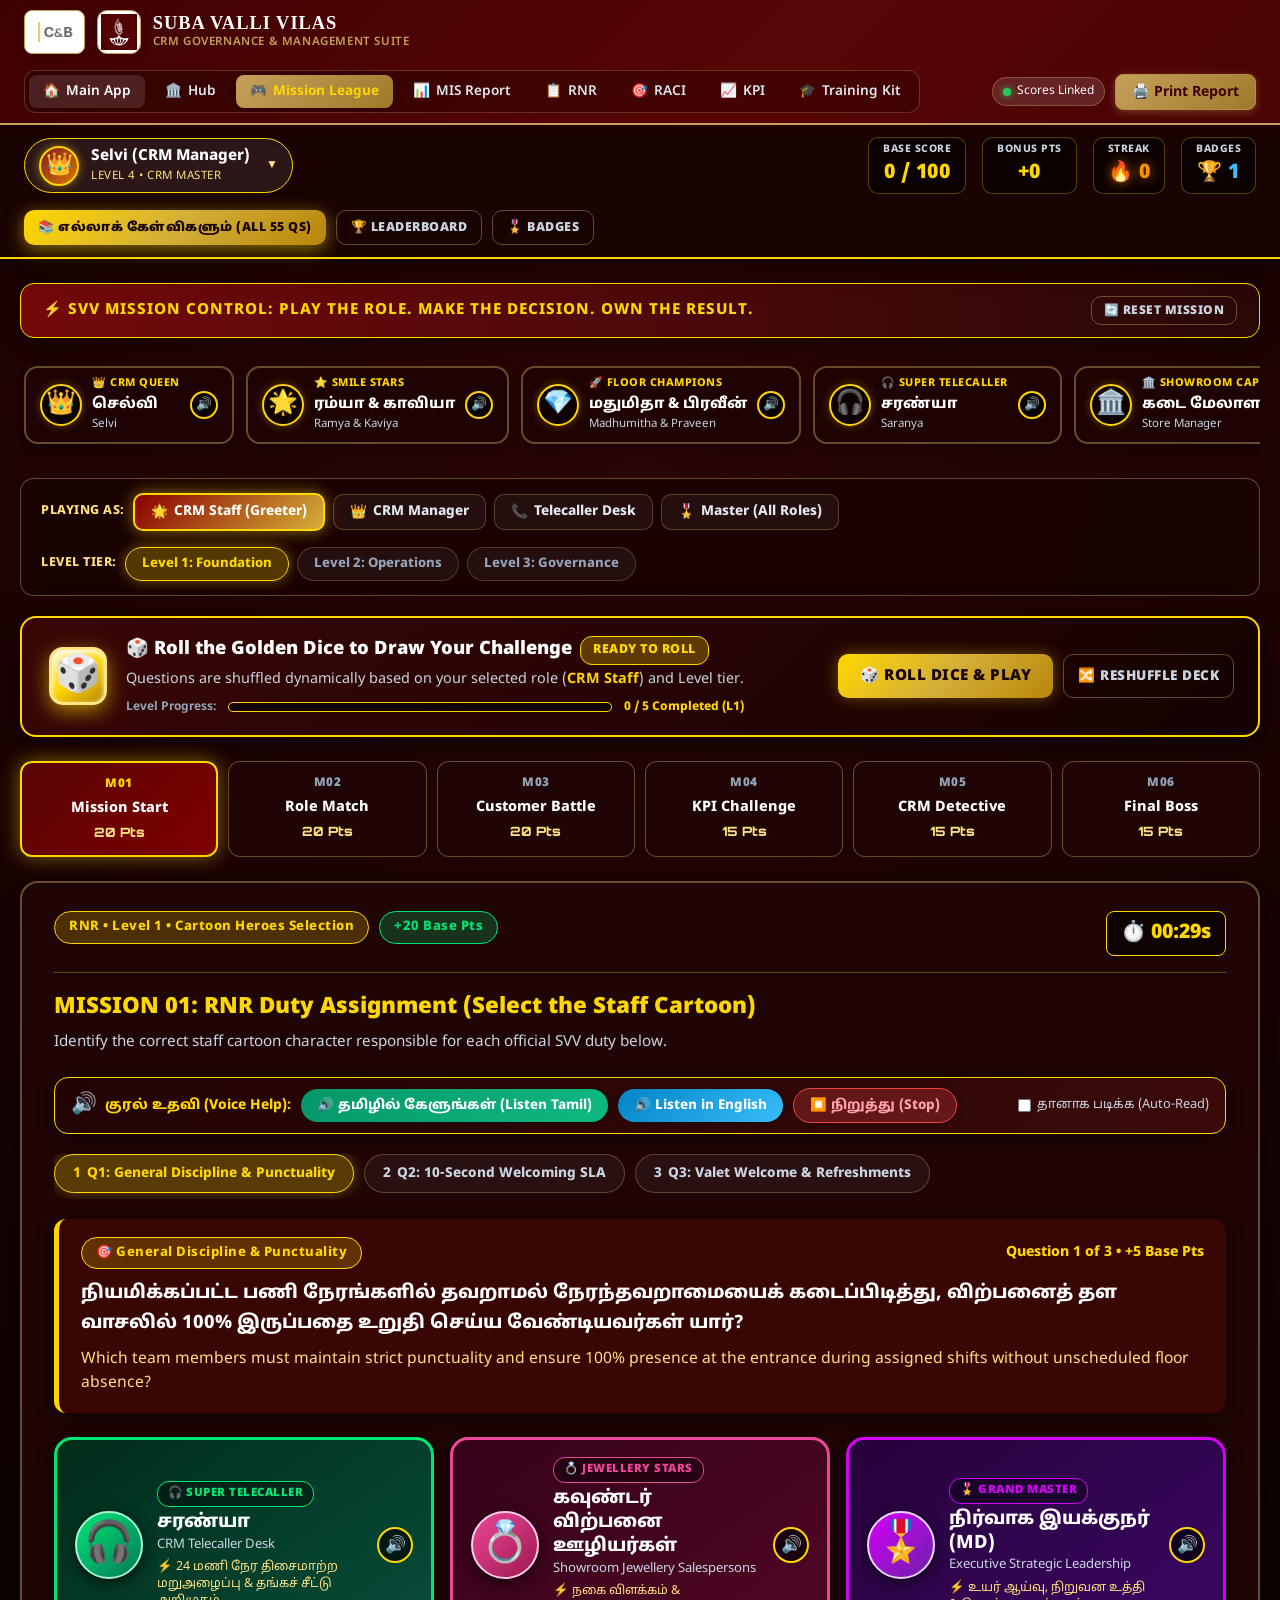
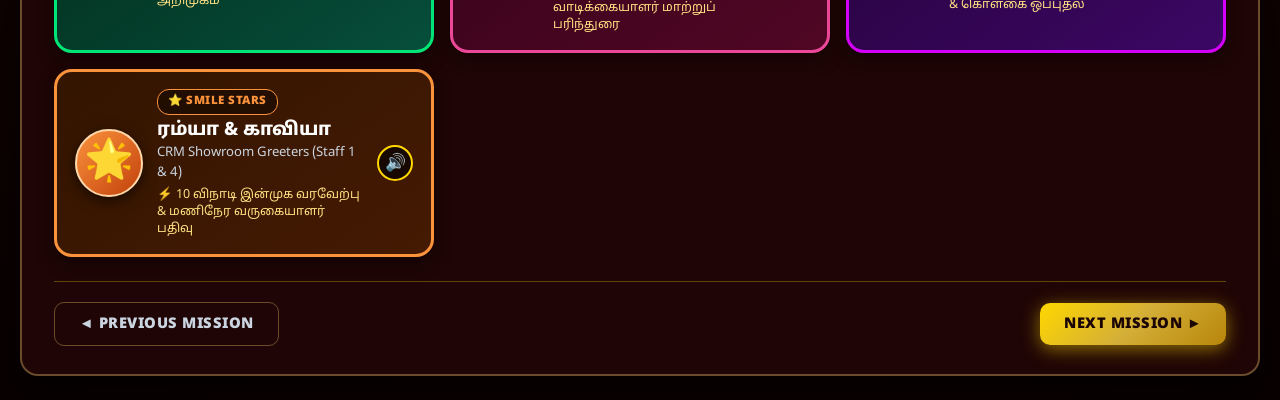
<file: game.html>
<!DOCTYPE html>
<html lang="en">
<head>
  <meta charset="UTF-8">
  <meta name="viewport" content="width=device-width, initial-scale=1.0">
  <title>Suba Valli Vilas | CRM Mission Control – Gamified Training League</title>
  <link rel="icon" type="image/png" href="svv-logo.png">
  <link rel="preconnect" href="https://fonts.googleapis.com">
  <link rel="preconnect" href="https://fonts.gstatic.com" crossorigin>
  <link href="https://fonts.googleapis.com/css2?family=Cinzel:wght@600;700;800&family=Noto+Sans+Tamil:wght@400;500;600;700;800&family=Orbitron:wght@600;800;900&display=swap" rel="stylesheet">
  <link rel="stylesheet" href="governance-shared.css">
  <style>
    /* ==========================================================================
       CYBERPUNK-MEETS-ROYAL JEWELLERY GAMING PALETTE (BRIGHT & VIBRANT)
       ========================================================================== */
    :root {
      --game-bg: #120202;
      --game-card-bg: #1F0505;
      --game-card-inner: #290808;
      --game-card-border: rgba(197, 160, 89, 0.45);
      --game-gold: #FFD700;
      --game-champagne: #FFE082;
      --game-maroon-glow: #9B111E;
      --game-neon-cyan: #00F0FF;
      --game-neon-green: #00E676;
      --game-neon-amber: #FFB300;
      --game-neon-red: #FF1744;
      --game-neon-purple: #D500F9;
      --font-game: 'Orbitron', 'Cinzel', sans-serif;
      --font-ta: 'Noto Sans Tamil', sans-serif;
    }

    body {
      background: radial-gradient(circle at 50% 20%, #2A0505 0%, #120202 70%, #080101 100%) !important;
      color: #F8FAFC !important;
      min-height: 100vh;
      display: flex;
      flex-direction: column;
      font-family: -apple-system, BlinkMacSystemFont, "Segoe UI", Roboto, var(--font-ta), sans-serif;
    }

    /* Game HUD Top Banner */
    .game-hud {
      background: rgba(25, 4, 4, 0.92);
      backdrop-filter: blur(14px);
      border-bottom: 2px solid var(--game-gold);
      padding: 12px 24px;
      position: sticky;
      top: 66px;
      z-index: 900;
      box-shadow: 0 4px 25px rgba(0,0,0,0.6);
    }
    .game-hud-inner {
      max-width: 1400px;
      margin: 0 auto;
      display: flex;
      align-items: center;
      justify-content: space-between;
      gap: 16px;
      flex-wrap: wrap;
    }
    .hud-player-badge {
      display: flex;
      align-items: center;
      gap: 12px;
      background: rgba(255, 255, 255, 0.08);
      padding: 6px 14px;
      border-radius: 30px;
      border: 1.5px solid var(--game-gold);
      cursor: pointer;
      transition: all 0.2s;
    }
    .hud-player-badge:hover {
      background: rgba(255, 215, 0, 0.2);
      transform: translateY(-2px);
      box-shadow: 0 0 16px rgba(255, 215, 0, 0.4);
    }
    .hud-avatar {
      width: 40px;
      height: 40px;
      border-radius: 50%;
      background: linear-gradient(135deg, #7F1D1D, #D97706);
      display: flex;
      align-items: center;
      justify-content: center;
      font-size: 1.35rem;
      border: 2px solid var(--game-gold);
      box-shadow: 0 0 10px rgba(255, 215, 0, 0.5);
    }
    .hud-player-name {
      font-weight: 800;
      color: #FFFFFF;
      font-size: 0.95rem;
    }
    .hud-player-role {
      font-size: 0.72rem;
      color: var(--game-champagne);
      text-transform: uppercase;
      letter-spacing: 0.5px;
    }

    .hud-stats-group {
      display: flex;
      align-items: center;
      gap: 16px;
      flex-wrap: wrap;
    }
    .hud-stat-pill {
      display: flex;
      flex-direction: column;
      align-items: center;
      padding: 4px 14px;
      border-radius: 10px;
      background: rgba(0, 0, 0, 0.5);
      border: 1.5px solid rgba(255, 215, 0, 0.3);
    }
    .hud-stat-label {
      font-size: 0.65rem;
      font-weight: 800;
      color: #CBD5E1;
      text-transform: uppercase;
      letter-spacing: 0.5px;
    }
    .hud-stat-value {
      font-family: var(--font-game);
      font-size: 1.25rem;
      font-weight: 900;
      color: var(--game-gold);
      letter-spacing: 0.5px;
    }
    .hud-streak-value {
      color: #FF9100;
      text-shadow: 0 0 12px rgba(255, 145, 0, 0.7);
    }

    /* Main Container */
    .game-container {
      max-width: 1350px;
      margin: 24px auto;
      padding: 0 20px;
      flex: 1;
      width: 100%;
    }

    /* Tagline Strip */
    .game-tagline-bar {
      display: flex;
      justify-content: space-between;
      align-items: center;
      background: linear-gradient(90deg, rgba(120, 10, 10, 0.95), rgba(41, 8, 8, 0.95));
      border: 1.5px solid var(--game-gold);
      border-radius: 14px;
      padding: 12px 22px;
      margin-bottom: 18px;
      box-shadow: 0 4px 20px rgba(0,0,0,0.4);
    }
    .tagline-text {
      font-family: var(--font-game);
      font-size: 0.95rem;
      font-weight: 800;
      letter-spacing: 1px;
      color: var(--game-gold);
      text-transform: uppercase;
      display: flex;
      align-items: center;
      gap: 8px;
    }
    .tagline-actions {
      display: flex;
      gap: 10px;
      align-items: center;
    }

    /* ==========================================================================
       CARTOON STAFF SHOWCASE RIBBON (ALL HEROES DISPLAYED)
       ========================================================================== */
    .cartoon-roster-strip {
      display: flex;
      align-items: center;
      gap: 12px;
      overflow-x: auto;
      padding: 10px 4px 14px 4px;
      margin-bottom: 20px;
      scrollbar-width: thin;
      scrollbar-color: var(--game-gold) rgba(0,0,0,0.5);
    }
    .roster-mini-card {
      flex: 0 0 auto;
      display: flex;
      align-items: center;
      gap: 10px;
      background: rgba(30, 4, 4, 0.85);
      border: 2px solid var(--game-card-border);
      border-radius: 14px;
      padding: 8px 14px;
      cursor: pointer;
      transition: all 0.25s ease;
      box-shadow: 0 4px 12px rgba(0,0,0,0.3);
    }
    .roster-mini-card:hover {
      transform: translateY(-4px) scale(1.04);
      border-color: var(--game-gold);
      box-shadow: 0 8px 20px rgba(255, 215, 0, 0.4);
    }
    .roster-avatar-box {
      width: 42px;
      height: 42px;
      border-radius: 50%;
      display: flex;
      align-items: center;
      justify-content: center;
      font-size: 1.5rem;
      background: rgba(0,0,0,0.5);
      border: 2px solid var(--game-gold);
      box-shadow: 0 0 10px rgba(255,215,0,0.3);
    }
    .roster-info-box {
      display: flex;
      flex-direction: column;
    }
    .roster-badge-tag {
      font-size: 0.68rem;
      font-weight: 800;
      color: var(--game-gold);
      text-transform: uppercase;
      letter-spacing: 0.5px;
    }
    .roster-name-text {
      font-size: 0.92rem;
      font-weight: 800;
      color: #FFFFFF;
      white-space: nowrap;
    }
    .roster-role-sub {
      font-size: 0.72rem;
      color: #CBD5E1;
      white-space: nowrap;
    }

    /* Role & Level Selector Bar */
    .role-level-strip {
      display: flex;
      justify-content: space-between;
      align-items: center;
      background: rgba(25, 3, 3, 0.85);
      border: 1.5px solid var(--game-card-border);
      border-radius: 14px;
      padding: 14px 20px;
      margin-bottom: 20px;
      gap: 16px;
      flex-wrap: wrap;
    }
    .role-selector-group, .level-selector-group {
      display: flex;
      align-items: center;
      gap: 8px;
      flex-wrap: wrap;
    }
    .strip-label {
      font-size: 0.78rem;
      font-weight: 800;
      color: var(--game-champagne);
      text-transform: uppercase;
      letter-spacing: 0.5px;
    }
    .role-pill-btn {
      padding: 8px 16px;
      border-radius: 10px;
      background: rgba(255, 255, 255, 0.05);
      border: 1.5px solid rgba(197, 160, 89, 0.35);
      color: #E2E8F0;
      font-size: 0.85rem;
      font-weight: 800;
      cursor: pointer;
      transition: all 0.2s ease;
      display: inline-flex;
      align-items: center;
      gap: 6px;
    }
    .role-pill-btn:hover {
      background: rgba(197, 160, 89, 0.2);
      border-color: var(--game-gold);
      color: #FFFFFF;
      transform: translateY(-2px);
    }
    .role-pill-btn.active {
      background: linear-gradient(135deg, #8B0000 0%, #D4AF37 100%);
      border: 2px solid var(--game-gold);
      color: #FFFFFF;
      box-shadow: 0 0 16px rgba(255, 215, 0, 0.5);
    }
    .level-pill-btn {
      padding: 8px 16px;
      border-radius: 20px;
      background: rgba(255, 255, 255, 0.05);
      border: 1.5px solid rgba(197, 160, 89, 0.3);
      color: #94A3B8;
      font-size: 0.82rem;
      font-weight: 800;
      cursor: pointer;
      transition: all 0.2s;
    }
    .level-pill-btn:hover {
      border-color: var(--game-gold);
      color: #FFF;
      transform: translateY(-2px);
    }
    .level-pill-btn.active {
      background: rgba(255, 215, 0, 0.25);
      border-color: var(--game-gold);
      color: var(--game-gold);
      box-shadow: 0 0 14px rgba(255, 215, 0, 0.4);
    }

    /* 3D Interactive Cyber-Gold Dice Arena */
    .dice-arena {
      display: flex;
      align-items: center;
      justify-content: space-between;
      background: linear-gradient(135deg, rgba(60, 6, 6, 0.9), rgba(20, 2, 2, 0.95));
      border: 2px solid var(--game-gold);
      border-radius: 16px;
      padding: 18px 24px;
      margin-bottom: 24px;
      gap: 18px;
      box-shadow: 0 8px 30px rgba(0,0,0,0.6);
      position: relative;
      overflow: hidden;
    }
    .dice-wrapper {
      width: 64px;
      height: 64px;
      display: flex;
      align-items: center;
      justify-content: center;
      flex-shrink: 0;
    }
    .dice-box {
      width: 58px;
      height: 58px;
      background: linear-gradient(145deg, #FFFDE7, #FFD700, #B8860B);
      border: 3px solid #FFE57F;
      border-radius: 14px;
      display: flex;
      align-items: center;
      justify-content: center;
      font-family: var(--font-game);
      font-size: 2.3rem;
      color: #4A0303;
      box-shadow: 0 6px 20px rgba(255, 215, 0, 0.6), inset 0 2px 5px rgba(255,255,255,0.9);
      cursor: pointer;
      user-select: none;
      transition: transform 0.2s, box-shadow 0.2s;
    }
    .dice-box:hover {
      transform: scale(1.1) rotate(6deg);
      box-shadow: 0 0 25px rgba(255, 215, 0, 0.9);
    }
    .dice-box.rolling {
      animation: diceRollTumble 0.75s ease-out;
    }
    @keyframes diceRollTumble {
      0% { transform: rotate(0deg) scale(1); }
      20% { transform: rotate(180deg) scale(1.28) translateY(-10px); }
      40% { transform: rotate(360deg) scale(0.9) translateY(6px); }
      60% { transform: rotate(540deg) scale(1.22) translateY(-8px); }
      80% { transform: rotate(720deg) scale(1.08); }
      100% { transform: rotate(900deg) scale(1); }
    }
    .dice-info-block {
      flex: 1;
    }
    .dice-info-title {
      font-size: 1.15rem;
      font-weight: 900;
      color: #FFFFFF;
      display: flex;
      align-items: center;
      gap: 8px;
      flex-wrap: wrap;
    }
    .dice-info-sub {
      font-size: 0.9rem;
      color: #CBD5E1;
      margin-top: 4px;
      line-height: 1.45;
    }
    .dice-modifier-pill {
      display: inline-block;
      padding: 4px 12px;
      border-radius: 12px;
      font-size: 0.78rem;
      font-weight: 900;
      text-transform: uppercase;
      letter-spacing: 0.5px;
    }
    .modifier-gold { background: rgba(255, 215, 0, 0.25); color: var(--game-gold); border: 1.5px solid var(--game-gold); }
    .modifier-speed { background: rgba(0, 240, 255, 0.25); color: var(--game-neon-cyan); border: 1.5px solid var(--game-neon-cyan); }
    .modifier-boss { background: rgba(255, 23, 68, 0.25); color: var(--game-neon-red); border: 1.5px solid var(--game-neon-red); }
    .modifier-raci { background: rgba(213, 0, 249, 0.25); color: var(--game-neon-purple); border: 1.5px solid var(--game-neon-purple); }

    /* Level Progress Bar */
    .level-meter-wrap {
      display: flex;
      align-items: center;
      gap: 12px;
      margin-top: 8px;
    }
    .level-meter-bg {
      flex: 1;
      height: 10px;
      background: rgba(0, 0, 0, 0.6);
      border-radius: 5px;
      overflow: hidden;
      border: 1px solid var(--game-gold);
    }
    .level-meter-fill {
      height: 100%;
      background: linear-gradient(90deg, #FFB300, #00E676);
      width: 0%;
      transition: width 0.4s ease;
      border-radius: 5px;
      box-shadow: 0 0 10px rgba(0, 230, 118, 0.6);
    }

    /* Mission Progress Ribbon */
    .mission-ribbon {
      display: grid;
      grid-template-columns: repeat(6, 1fr);
      gap: 10px;
      margin-bottom: 24px;
    }
    .mission-node {
      background: var(--game-card-bg);
      border: 1.5px solid var(--game-card-border);
      border-radius: 12px;
      padding: 12px 14px;
      text-align: center;
      cursor: pointer;
      transition: all 0.25s ease;
      position: relative;
      overflow: hidden;
    }
    .mission-node:hover {
      transform: translateY(-3px);
      border-color: var(--game-gold);
      box-shadow: 0 6px 18px rgba(255, 215, 0, 0.3);
    }
    .mission-node.active {
      background: linear-gradient(135deg, #580505 0%, #800000 100%);
      border: 2px solid var(--game-gold);
      box-shadow: 0 0 20px rgba(255, 215, 0, 0.45);
    }
    .mission-node.completed {
      border-color: var(--game-neon-green);
    }
    .mission-node-num {
      font-size: 0.75rem;
      font-weight: 900;
      color: #94A3B8;
      text-transform: uppercase;
      letter-spacing: 0.5px;
    }
    .mission-node.active .mission-node-num {
      color: var(--game-gold);
    }
    .mission-node.completed .mission-node-num {
      color: var(--game-neon-green);
    }
    .mission-node-title {
      font-size: 0.9rem;
      font-weight: 800;
      color: #FFFFFF;
      margin: 4px 0;
      white-space: nowrap;
      overflow: hidden;
      text-overflow: ellipsis;
    }
    .mission-node-pts {
      font-family: var(--font-game);
      font-size: 0.8rem;
      font-weight: 800;
      color: var(--game-champagne);
    }

    /* Mission Stage Box */
    .mission-stage {
      background: var(--game-card-bg);
      border: 2px solid var(--game-card-border);
      border-radius: 18px;
      padding: 28px 32px;
      box-shadow: 0 12px 40px rgba(0,0,0,0.65);
      position: relative;
    }

    /* Stage Header & Timer */
    .stage-hdr {
      display: flex;
      justify-content: space-between;
      align-items: flex-start;
      margin-bottom: 20px;
      border-bottom: 1.5px solid rgba(255, 215, 0, 0.3);
      padding-bottom: 16px;
    }
    .stage-badge-group {
      display: flex;
      align-items: center;
      gap: 10px;
      flex-wrap: wrap;
    }
    .stage-pill {
      padding: 5px 14px;
      border-radius: 20px;
      font-size: 0.82rem;
      font-weight: 800;
      letter-spacing: 0.5px;
    }
    .stage-pill-rnr {
      background: rgba(255, 215, 0, 0.2);
      border: 1.5px solid var(--game-gold);
      color: var(--game-gold);
    }
    .stage-pill-pts {
      background: rgba(0, 230, 118, 0.2);
      border: 1.5px solid var(--game-neon-green);
      color: var(--game-neon-green);
    }
    .stage-timer-wrap {
      display: flex;
      align-items: center;
      gap: 8px;
    }
    .stage-timer-clock {
      font-family: var(--font-game);
      font-size: 1.25rem;
      font-weight: 900;
      color: var(--game-gold);
      background: rgba(0,0,0,0.5);
      padding: 6px 14px;
      border-radius: 8px;
      border: 1.5px solid var(--game-gold);
    }
    .pulse-danger {
      color: var(--game-neon-red) !important;
      border-color: var(--game-neon-red) !important;
      animation: pulseAlert 0.5s infinite alternate;
    }
    @keyframes pulseAlert {
      from { transform: scale(1); box-shadow: 0 0 5px rgba(255, 23, 68, 0.5); }
      to { transform: scale(1.05); box-shadow: 0 0 20px rgba(255, 23, 68, 0.9); }
    }

    .scenario-headline {
      font-family: var(--font-game);
      font-size: 1.4rem;
      font-weight: 900;
      color: var(--game-gold);
      margin-bottom: 8px;
      line-height: 1.35;
    }
    .scenario-subhead {
      font-size: 0.95rem;
      color: #CBD5E1;
      margin-bottom: 22px;
      line-height: 1.55;
    }

    /* ==========================================================================
       VOICE ASSISTANT BAR (BILINGUAL TAMIL & ENGLISH AUDIO NARRATION)
       ========================================================================== */
    .voice-assistant-bar {
      display: flex;
      align-items: center;
      gap: 10px;
      background: linear-gradient(135deg, rgba(35, 4, 4, 0.95), rgba(60, 10, 10, 0.95));
      border: 1.5px solid var(--game-gold);
      border-radius: 14px;
      padding: 10px 16px;
      margin-bottom: 20px;
      flex-wrap: wrap;
      box-shadow: 0 4px 16px rgba(0,0,0,0.4);
    }
    .voice-btn {
      display: inline-flex;
      align-items: center;
      gap: 6px;
      padding: 8px 16px;
      border-radius: 20px;
      font-size: 0.84rem;
      font-weight: 800;
      cursor: pointer;
      border: none;
      transition: all 0.2s;
      box-shadow: 0 2px 10px rgba(0,0,0,0.3);
    }
    .voice-btn-ta {
      background: linear-gradient(135deg, #059669, #10B981);
      color: #FFFFFF;
    }
    .voice-btn-ta:hover {
      transform: scale(1.05);
      box-shadow: 0 0 14px rgba(16, 185, 129, 0.7);
    }
    .voice-btn-en {
      background: linear-gradient(135deg, #0284C7, #38BDF8);
      color: #FFFFFF;
    }
    .voice-btn-en:hover {
      transform: scale(1.05);
      box-shadow: 0 0 14px rgba(56, 189, 248, 0.7);
    }
    .voice-btn-stop {
      background: rgba(239, 68, 68, 0.25);
      border: 1px solid #EF4444;
      color: #FFA3A9;
    }
    .voice-mini-btn {
      width: 36px;
      height: 36px;
      border-radius: 50%;
      background: rgba(0, 0, 0, 0.65);
      border: 2px solid var(--game-gold);
      color: var(--game-gold);
      display: flex;
      align-items: center;
      justify-content: center;
      font-size: 1.05rem;
      cursor: pointer;
      transition: transform 0.2s, background 0.2s;
      flex-shrink: 0;
    }
    .voice-mini-btn:hover {
      transform: scale(1.18);
      background: var(--game-gold);
      color: #000;
    }
    .voice-wave-anim {
      display: inline-flex;
      align-items: center;
      gap: 3px;
      margin-left: 6px;
    }
    .voice-wave-bar {
      width: 3px;
      height: 12px;
      background: var(--game-gold);
      border-radius: 2px;
      animation: soundWave 0.6s infinite alternate;
    }
    .voice-wave-bar:nth-child(2) { animation-delay: 0.2s; height: 18px; }
    .voice-wave-bar:nth-child(3) { animation-delay: 0.4s; height: 10px; }
    @keyframes soundWave {
      from { height: 6px; }
      to { height: 20px; }
    }

    /* Bilingual Scenario Box */
    .bilingual-box {
      background: rgba(90, 8, 8, 0.45);
      border-left: 5px solid var(--game-gold);
      border-radius: 12px;
      padding: 18px 22px;
      margin-bottom: 24px;
      box-shadow: 0 6px 18px rgba(0,0,0,0.35);
    }
    .bilingual-ta {
      font-size: 1.15rem;
      font-weight: 800;
      color: #FFFFFF;
      line-height: 1.6;
      margin-bottom: 10px;
    }
    .bilingual-en {
      font-size: 0.98rem;
      color: var(--game-champagne);
      line-height: 1.5;
    }

    /* ==========================================================================
       CARTOON CHARACTER SELECTION CARDS (BRIGHT & HIGHLY ENGAGING)
       ========================================================================== */
    .cartoon-choices-grid {
      display: grid;
      grid-template-columns: repeat(auto-fit, minmax(290px, 1fr));
      gap: 16px;
      margin-bottom: 24px;
    }
    .cartoon-card {
      background: #1C0505;
      border-radius: 18px;
      padding: 16px 18px;
      cursor: pointer;
      position: relative;
      overflow: hidden;
      transition: all 0.25s cubic-bezier(0.175, 0.885, 0.32, 1.275);
      display: flex;
      gap: 14px;
      align-items: center;
      border: 3px solid rgba(255, 255, 255, 0.15);
      box-shadow: 0 6px 18px rgba(0, 0, 0, 0.4);
    }
    .cartoon-card:hover {
      transform: translateY(-6px) scale(1.02);
      box-shadow: 0 12px 30px rgba(0, 0, 0, 0.6);
    }
    .cartoon-card.correct {
      border-color: #00E676 !important;
      background: linear-gradient(135deg, rgba(6, 78, 59, 0.95), rgba(4, 120, 87, 0.8)) !important;
      box-shadow: 0 0 28px rgba(0, 230, 118, 0.8) !important;
    }
    .cartoon-card.incorrect {
      border-color: #FF1744 !important;
      background: linear-gradient(135deg, rgba(127, 29, 29, 0.95), rgba(185, 28, 28, 0.8)) !important;
      box-shadow: 0 0 24px rgba(255, 23, 68, 0.7) !important;
    }
    .cartoon-avatar-box {
      width: 68px;
      height: 68px;
      border-radius: 50%;
      display: flex;
      align-items: center;
      justify-content: center;
      font-size: 2.5rem;
      flex-shrink: 0;
      box-shadow: 0 4px 14px rgba(0, 0, 0, 0.6);
      animation: cartoonBob 2.8s infinite ease-in-out;
    }
    @keyframes cartoonBob {
      0%, 100% { transform: translateY(0); }
      50% { transform: translateY(-7px); }
    }
    .cartoon-content {
      flex: 1;
    }
    .cartoon-badge-pill {
      display: inline-block;
      padding: 3px 10px;
      border-radius: 12px;
      font-size: 0.72rem;
      font-weight: 900;
      text-transform: uppercase;
      letter-spacing: 0.5px;
      margin-bottom: 4px;
      background: rgba(0,0,0,0.4);
      border: 1px solid rgba(255,255,255,0.25);
    }
    .cartoon-name-ta {
      font-size: 1.15rem;
      font-weight: 800;
      color: #FFFFFF;
      line-height: 1.3;
    }
    .cartoon-name-en {
      font-size: 0.82rem;
      color: #CBD5E1;
      margin-bottom: 4px;
    }
    .cartoon-power-desc {
      font-size: 0.78rem;
      color: var(--game-champagne);
      line-height: 1.35;
    }

    /* STAFF CARTOON COLOR THEMES */
    .theme-gold { border-color: #FFD700; background: linear-gradient(145deg, #2D1A00, #452402); }
    .theme-gold .cartoon-avatar-box { background: linear-gradient(135deg, #FFD700, #B45309); border: 2.5px solid #FFFDE7; }
    .theme-gold .cartoon-badge-pill { color: #FFD700; border-color: #FFD700; }

    .theme-amber { border-color: #FB923C; background: linear-gradient(145deg, #331500, #451A03); }
    .theme-amber .cartoon-avatar-box { background: linear-gradient(135deg, #FB923C, #C2410C); border: 2.5px solid #FED7AA; }
    .theme-amber .cartoon-badge-pill { color: #FB923C; border-color: #FB923C; }

    .theme-cyan { border-color: #00F0FF; background: linear-gradient(145deg, #022C3A, #083344); }
    .theme-cyan .cartoon-avatar-box { background: linear-gradient(135deg, #00F0FF, #0369A1); border: 2.5px solid #BAE6FD; }
    .theme-cyan .cartoon-badge-pill { color: #00F0FF; border-color: #00F0FF; }

    .theme-emerald { border-color: #00E676; background: linear-gradient(145deg, #022C1A, #064E3B); }
    .theme-emerald .cartoon-avatar-box { background: linear-gradient(135deg, #00E676, #047857); border: 2.5px solid #A7F3D0; }
    .theme-emerald .cartoon-badge-pill { color: #00E676; border-color: #00E676; }

    .theme-magenta { border-color: #EC4899; background: linear-gradient(145deg, #36021A, #500724); }
    .theme-magenta .cartoon-avatar-box { background: linear-gradient(135deg, #EC4899, #9D174D); border: 2.5px solid #FBCFE8; }
    .theme-magenta .cartoon-badge-pill { color: #EC4899; border-color: #EC4899; }

    .theme-purple { border-color: #D500F9; background: linear-gradient(145deg, #26023A, #3B0764); }
    .theme-purple .cartoon-avatar-box { background: linear-gradient(135deg, #D500F9, #6B21A8); border: 2.5px solid #E9D5FF; }
    .theme-purple .cartoon-badge-pill { color: #D500F9; border-color: #D500F9; }

    .theme-coral { border-color: #FF1744; background: linear-gradient(145deg, #360A0A, #551111); }
    .theme-coral .cartoon-avatar-box { background: linear-gradient(135deg, #FF1744, #991B1B); border: 2.5px solid #FECACA; }
    .theme-coral .cartoon-badge-pill { color: #FF1744; border-color: #FF1744; }

    /* ==========================================================================
       RACI CARTOON MATCHING METHOD (SUPER EASY 5-ROLE CARTOON SELECTORS)
       ========================================================================== */
    .raci-cartoon-board {
      width: 100%;
      display: flex;
      flex-direction: column;
      gap: 14px;
      margin-bottom: 24px;
    }
    .raci-cartoon-row {
      display: grid;
      grid-template-columns: 280px 40px 1fr;
      align-items: center;
      gap: 16px;
      background: rgba(30, 4, 4, 0.7);
      border: 2px solid var(--game-card-border);
      border-radius: 16px;
      padding: 14px 20px;
      transition: all 0.25s ease;
    }
    .raci-cartoon-row:hover {
      background: rgba(197, 160, 89, 0.12);
      border-color: var(--game-gold);
    }
    .raci-cartoon-row.match-correct {
      border: 2.5px solid var(--game-neon-green) !important;
      background: rgba(0, 230, 118, 0.18) !important;
      box-shadow: 0 0 20px rgba(0, 230, 118, 0.4) !important;
    }
    .raci-cartoon-row.match-incorrect {
      border: 2.5px solid var(--game-neon-red) !important;
      background: rgba(255, 23, 68, 0.18) !important;
      box-shadow: 0 0 20px rgba(255, 23, 68, 0.4) !important;
    }
    .raci-role-badge-box {
      display: flex;
      align-items: center;
      gap: 12px;
    }
    .role-code-pill {
      width: 50px;
      height: 50px;
      border-radius: 12px;
      display: flex;
      align-items: center;
      justify-content: center;
      font-family: var(--font-game);
      font-size: 1.25rem;
      font-weight: 900;
      color: #FFFFFF;
      box-shadow: 0 4px 10px rgba(0,0,0,0.5);
      flex-shrink: 0;
    }
    .role-code-r1 { background: linear-gradient(135deg, #B91C1C, #EF4444); border: 2px solid #FCA5A5; }
    .role-code-r2 { background: linear-gradient(135deg, #D97706, #F59E0B); border: 2px solid #FDE68A; }
    .role-code-a  { background: linear-gradient(135deg, #15803D, #22C55E); border: 2px solid #BBF7D0; }
    .role-code-c  { background: linear-gradient(135deg, #0284C7, #38BDF8); border: 2px solid #BAE6FD; }
    .role-code-i  { background: linear-gradient(135deg, #7C3AED, #A855F7); border: 2px solid #E9D5FF; }

    .role-title-ta {
      font-size: 1rem;
      font-weight: 800;
      color: #FFFFFF;
    }
    .role-title-en {
      font-size: 0.76rem;
      color: var(--game-champagne);
    }
    .raci-cartoon-select {
      background: #140202;
      color: #FFFFFF;
      border: 2px solid var(--game-gold);
      border-radius: 12px;
      padding: 12px 16px;
      font-size: 0.95rem;
      font-weight: 700;
      width: 100%;
      cursor: pointer;
      outline: none;
      transition: all 0.2s;
    }
    .raci-cartoon-select:focus {
      border-color: #00F0FF;
      box-shadow: 0 0 16px rgba(0, 240, 255, 0.5);
    }

    @media (max-width: 820px) {
      .raci-cartoon-row {
        grid-template-columns: 1fr;
        gap: 10px;
      }
      .match-connector {
        display: none;
      }
    }

    /* Sub-Stepper & Question Pills */
    .quiz-stepper {
      display: flex;
      gap: 10px;
      margin-bottom: 20px;
      overflow-x: auto;
      padding-bottom: 6px;
    }
    .quiz-step-pill {
      padding: 8px 18px;
      border-radius: 24px;
      background: rgba(255, 255, 255, 0.05);
      border: 1.5px solid rgba(197, 160, 89, 0.35);
      color: #CBD5E1;
      font-size: 0.85rem;
      font-weight: 800;
      cursor: pointer;
      white-space: nowrap;
      transition: all 0.2s ease;
      display: inline-flex;
      align-items: center;
      gap: 6px;
    }
    .quiz-step-pill:hover {
      border-color: var(--game-gold);
      color: #FFFFFF;
      background: rgba(197, 160, 89, 0.15);
      transform: translateY(-2px);
    }
    .quiz-step-pill.active {
      background: rgba(255, 215, 0, 0.25);
      border-color: var(--game-gold);
      color: var(--game-gold);
      box-shadow: 0 0 14px rgba(255, 215, 0, 0.35);
    }
    .quiz-step-pill.completed {
      border-color: var(--game-neon-green);
      color: var(--game-neon-green);
      background: rgba(0, 230, 118, 0.15);
    }

    /* Detective Dossier */
    .dossier-grid {
      display: grid;
      grid-template-columns: repeat(3, 1fr);
      gap: 16px;
      margin-bottom: 24px;
    }
    .dossier-card {
      background: rgba(30, 4, 4, 0.7);
      border: 2px solid var(--game-card-border);
      border-radius: 14px;
      padding: 18px;
      cursor: pointer;
      transition: all 0.2s;
      position: relative;
    }
    .dossier-card:hover {
      background: rgba(197, 160, 89, 0.15);
      border-color: var(--game-gold);
      transform: translateY(-3px);
    }
    .dossier-card.selected-error {
      border: 2.5px solid var(--game-neon-red);
      background: rgba(255, 23, 68, 0.2);
      box-shadow: 0 0 20px rgba(255, 23, 68, 0.6);
    }
    .dossier-tag {
      font-size: 0.74rem;
      font-weight: 900;
      color: var(--game-gold);
      text-transform: uppercase;
      margin-bottom: 8px;
    }

    /* Explanation & Feedback Banner */
    .feedback-banner {
      border-radius: 14px;
      padding: 18px 24px;
      margin-bottom: 22px;
      display: none;
      animation: fadeIn 0.3s ease;
    }
    .feedback-banner.show {
      display: block;
    }
    .feedback-banner.correct {
      background: rgba(0, 230, 118, 0.2);
      border: 2px solid var(--game-neon-green);
      color: #A7F3D0;
      box-shadow: 0 0 20px rgba(0, 230, 118, 0.4);
    }
    .feedback-banner.incorrect {
      background: rgba(255, 23, 68, 0.2);
      border: 2px solid var(--game-neon-red);
      color: #FECACA;
      box-shadow: 0 0 20px rgba(255, 23, 68, 0.4);
    }
    .feedback-title {
      font-size: 1.2rem;
      font-weight: 900;
      margin-bottom: 6px;
      display: flex;
      align-items: center;
      gap: 8px;
    }
    .feedback-desc {
      font-size: 0.95rem;
      line-height: 1.6;
    }

    /* Stage Action Buttons */
    .stage-actions {
      display: flex;
      justify-content: space-between;
      align-items: center;
      border-top: 1.5px solid rgba(255, 215, 0, 0.3);
      padding-top: 20px;
    }
    .btn-game {
      font-family: var(--font-game);
      font-size: 0.92rem;
      font-weight: 900;
      padding: 12px 24px;
      border-radius: 10px;
      border: none;
      cursor: pointer;
      display: inline-flex;
      align-items: center;
      gap: 8px;
      transition: all 0.2s;
      text-transform: uppercase;
      letter-spacing: 0.5px;
    }
    .btn-game-gold {
      background: linear-gradient(135deg, #FFD700 0%, #D4AF37 50%, #B8860B 100%);
      color: #1A0404;
      box-shadow: 0 4px 18px rgba(255, 215, 0, 0.5);
    }
    .btn-game-gold:hover {
      background: linear-gradient(135deg, #FFFDE7 0%, #FFD700 100%);
      transform: translateY(-2px);
      box-shadow: 0 6px 24px rgba(255, 215, 0, 0.8);
    }
    .btn-game-outline {
      background: transparent;
      border: 1.5px solid var(--game-card-border);
      color: #CBD5E1;
    }
    .btn-game-outline:hover {
      background: rgba(255, 255, 255, 0.1);
      border-color: var(--game-gold);
      color: #FFFFFF;
    }

    /* Modal Overlay */
    .game-modal {
      position: fixed;
      top: 0;
      left: 0;
      width: 100%;
      height: 100%;
      background: rgba(0, 0, 0, 0.88);
      backdrop-filter: blur(10px);
      display: none;
      align-items: center;
      justify-content: center;
      z-index: 2000;
      padding: 20px;
    }
    .game-modal.active {
      display: flex;
    }
    .game-modal-box {
      background: #180303;
      border: 2.5px solid var(--game-gold);
      border-radius: 20px;
      max-width: 800px;
      width: 100%;
      padding: 30px;
      box-shadow: 0 0 50px rgba(255, 215, 0, 0.4);
      max-height: 90vh;
      overflow-y: auto;
    }
    .modal-hdr {
      display: flex;
      justify-content: space-between;
      align-items: center;
      margin-bottom: 20px;
      border-bottom: 1.5px solid rgba(255, 215, 0, 0.3);
      padding-bottom: 14px;
    }
    .modal-title {
      font-family: var(--font-game);
      font-size: 1.35rem;
      font-weight: 900;
      color: var(--game-gold);
      display: flex;
      align-items: center;
      gap: 10px;
    }
    .modal-close {
      background: none;
      border: none;
      font-size: 1.8rem;
      color: #CBD5E1;
      cursor: pointer;
    }
    .modal-close:hover {
      color: #FFFFFF;
    }
    .staff-select-grid {
      display: grid;
      grid-template-columns: repeat(auto-fit, minmax(180px, 1fr));
      gap: 14px;
      margin-top: 14px;
    }
    .staff-card {
      background: rgba(255, 255, 255, 0.05);
      border: 1.5px solid var(--game-card-border);
      border-radius: 12px;
      padding: 14px;
      cursor: pointer;
      text-align: center;
      transition: all 0.2s;
    }
    .staff-card:hover, .staff-card.selected {
      background: rgba(255, 215, 0, 0.25);
      border-color: var(--game-gold);
      transform: translateY(-3px);
      box-shadow: 0 6px 18px rgba(255, 215, 0, 0.35);
    }

    /* All Questions Modal Specific */
    .q-filter-tabs {
      display: flex;
      gap: 8px;
      overflow-x: auto;
      padding-bottom: 8px;
      margin-bottom: 16px;
    }
    .q-tab-btn {
      padding: 6px 14px;
      border-radius: 20px;
      font-size: 0.8rem;
      font-weight: 800;
      background: rgba(255,255,255,0.06);
      border: 1px solid var(--game-card-border);
      color: #CBD5E1;
      cursor: pointer;
      white-space: nowrap;
    }
    .q-tab-btn.active {
      background: var(--game-gold);
      color: #000;
      border-color: var(--game-gold);
    }
    .q-drawer-list {
      display: flex;
      flex-direction: column;
      gap: 10px;
    }
    .q-drawer-item {
      display: flex;
      align-items: center;
      justify-content: space-between;
      gap: 12px;
      background: rgba(255,255,255,0.03);
      border: 1px solid rgba(255,255,255,0.1);
      border-radius: 12px;
      padding: 12px 16px;
      cursor: pointer;
      transition: all 0.2s;
    }
    .q-drawer-item:hover {
      background: rgba(255, 215, 0, 0.15);
      border-color: var(--game-gold);
      transform: translateX(4px);
    }

    @keyframes fadeIn {
      from { opacity: 0; transform: translateY(6px); }
      to { opacity: 1; transform: translateY(0); }
    }

    @media (max-width: 900px) {
      .mission-ribbon { grid-template-columns: repeat(3, 1fr); }
      .dossier-grid { grid-template-columns: 1fr; }
    }
  </style>
</head>
<body>

  <!-- UNIFIED TOP NAVIGATION -->
  <header class="gov-top-bar">
    <div class="gov-bar-inner">
      <a href="crm-hub.html" class="gov-brand">
        <div class="gov-cb-badge" title="Consulting & Beyond (C&B)">
          <img src="cb-logo.png" alt="C&B Consulting & Beyond">
        </div>
        <div class="gov-logo-badge" title="Suba Valli Vilas Jewellery">
          <img src="svv-logo.png" alt="Suba Valli Vilas">
        </div>
        <div>
          <div class="gov-brand-title">SUBA VALLI VILAS</div>
          <div class="gov-brand-sub">CRM GOVERNANCE &amp; MANAGEMENT SUITE</div>
        </div>
      </a>

      <nav class="gov-nav-links">
        <a href="index.html" class="gov-nav-link nav-home"><span>🏠</span> Main App</a>
        <a href="crm-hub.html" class="gov-nav-link"><span>🏛️</span> Hub</a>
        <a href="game.html" class="gov-nav-link active" style="color:var(--game-gold); border-bottom-color:var(--game-gold);"><span>🎮</span> Mission League</a>
        <a href="mis-report.html" class="gov-nav-link"><span>📊</span> MIS Report</a>
        <a href="rnr.html" class="gov-nav-link"><span>📋</span> RNR</a>
        <a href="raci.html" class="gov-nav-link"><span>🎯</span> RACI</a>
        <a href="kpi.html" class="gov-nav-link"><span>📈</span> KPI</a>
        <a href="training.html" class="gov-nav-link"><span>🎓</span> Training Kit</a>
      </nav>

      <div class="gov-bar-actions">
        <div class="gov-sync-badge" id="btnSyncGSheet" title="Sync live session scores to Google Sheets">
          <span class="gov-sync-dot"></span>
          <span id="syncStatusText">Scores Linked</span>
        </div>
        <button class="btn-gov btn-gov-gold no-print" onclick="window.print()">🖨️ Print Report</button>
      </div>
    </div>
  </header>

  <!-- GAME HUD TOP BAR -->
  <div class="game-hud">
    <div class="game-hud-inner">
      <!-- Player Profile Switcher -->
      <div class="hud-player-badge" id="hudPlayerSelectBtn" title="Click to Switch Player Profile">
        <div class="hud-avatar" id="hudAvatarIcon">👑</div>
        <div>
          <div class="hud-player-name" id="hudPlayerName">Selvi (CRM Manager)</div>
          <div class="hud-player-role" id="hudPlayerLevel">Level 3 • CRM Champion</div>
        </div>
        <span style="font-size:0.75rem; color:var(--game-champagne); margin-left:4px;">▼</span>
      </div>

      <!-- Live Game Stats -->
      <div class="hud-stats-group">
        <div class="hud-stat-pill">
          <span class="hud-stat-label">Base Score</span>
          <span class="hud-stat-value" id="hudBaseScore">0 / 100</span>
        </div>
        <div class="hud-stat-pill">
          <span class="hud-stat-label">Bonus Pts</span>
          <span class="hud-stat-value" id="hudBonusScore">+0</span>
        </div>
        <div class="hud-stat-pill">
          <span class="hud-stat-label">Streak</span>
          <span class="hud-stat-value hud-streak-value" id="hudStreak">🔥 0</span>
        </div>
        <div class="hud-stat-pill">
          <span class="hud-stat-label">Badges</span>
          <span class="hud-stat-value" id="hudBadgesCount" style="color:#38BDF8;">🏆 0</span>
        </div>
      </div>

      <!-- HUD Control Buttons -->
      <div style="display:flex; gap:10px; flex-wrap:wrap;">
        <button class="btn-game btn-game-gold" id="btnOpenAllQuestions" style="padding:8px 14px; font-size:0.78rem;">
          📚 எல்லாக் கேள்விகளும் (All 55 Qs)
        </button>
        <button class="btn-game btn-game-outline" id="btnOpenLeaderboard" style="padding:8px 14px; font-size:0.78rem;">
          🏆 Leaderboard
        </button>
        <button class="btn-game btn-game-outline" id="btnOpenBadges" style="padding:8px 14px; font-size:0.78rem;">
          🎖️ Badges
        </button>
      </div>
    </div>
  </div>

  <!-- MAIN GAME CONTAINER -->
  <main class="game-container">

    <!-- Tagline Bar -->
    <div class="game-tagline-bar">
      <div>
        <span class="tagline-text">⚡ SVV MISSION CONTROL: Play the Role. Make the Decision. Own the Result.</span>
      </div>
      <div class="tagline-actions">
        <button class="btn-game btn-game-outline" id="btnRestartSession" style="padding:6px 12px; font-size:0.75rem;">🔄 Reset Mission</button>
      </div>
    </div>

    <!-- CARTOON STAFF SHOWCASE RIBBON (ALL HEROES DISPLAYED) -->
    <div class="cartoon-roster-strip" id="cartoonRosterRibbon">
      <!-- Injected dynamically by game.js with voice buttons & avatars -->
    </div>

    <!-- ROLE & LEVEL SELECTOR BAR -->
    <div class="role-level-strip">
      <div class="role-selector-group">
        <span class="strip-label">Playing As:</span>
        <button class="role-pill-btn active" id="btnRoleStaff" onclick="window.SVV_GAME.selectRole('staff')">
          <span>🌟</span> CRM Staff (Greeter)
        </button>
        <button class="role-pill-btn" id="btnRoleManager" onclick="window.SVV_GAME.selectRole('manager')">
          <span>👑</span> CRM Manager
        </button>
        <button class="role-pill-btn" id="btnRoleTelecaller" onclick="window.SVV_GAME.selectRole('telecaller')">
          <span>📞</span> Telecaller Desk
        </button>
        <button class="role-pill-btn" id="btnRoleAll" onclick="window.SVV_GAME.selectRole('all')">
          <span>🎖️</span> Master (All Roles)
        </button>
      </div>

      <div class="level-selector-group">
        <span class="strip-label">Level Tier:</span>
        <button class="level-pill-btn active" id="btnLevelTier1" onclick="window.SVV_GAME.selectLevel(1)">
          Level 1: Foundation
        </button>
        <button class="level-pill-btn" id="btnLevelTier2" onclick="window.SVV_GAME.selectLevel(2)">
          Level 2: Operations
        </button>
        <button class="level-pill-btn" id="btnLevelTier3" onclick="window.SVV_GAME.selectLevel(3)">
          Level 3: Governance
        </button>
      </div>
    </div>

    <!-- 3D INTERACTIVE CYBER-GOLD DICE ARENA -->
    <div class="dice-arena">
      <div style="display:flex; align-items:center; gap:16px;">
        <div class="dice-wrapper">
          <div class="dice-box" id="diceBoxBtn" onclick="window.SVV_GAME.rollDice()" title="Click to Roll Golden Dice!">
            <span id="diceFaceIcon">🎲</span>
          </div>
        </div>
        <div class="dice-info-block">
          <div class="dice-info-title">
            <span id="diceHeadline">🎲 Roll the Golden Dice to Draw Your Challenge</span>
            <span class="dice-modifier-pill modifier-gold" id="diceModifierBadge">Ready to Roll</span>
          </div>
          <div class="dice-info-sub" id="diceSubText">
            Questions are shuffled dynamically based on your selected role (<strong style="color:var(--game-gold);" id="activeRoleNameLabel">CRM Staff</strong>) and Level tier.
          </div>
          <div class="level-meter-wrap">
            <span style="font-size:0.75rem; color:#94A3B8; font-weight:700;">Level Progress:</span>
            <div class="level-meter-bg">
              <div class="level-meter-fill" id="levelProgressFill" style="width: 25%;"></div>
            </div>
            <span style="font-size:0.75rem; color:var(--game-gold); font-weight:800;" id="levelProgressText">1 / 5 Challenges</span>
          </div>
        </div>
      </div>

      <div style="display:flex; align-items:center; gap:10px; flex-wrap:wrap;">
        <button class="btn-game btn-game-gold" id="btnRollDiceAction" onclick="window.SVV_GAME.rollDice()" style="padding:12px 22px; font-size:0.95rem; box-shadow:0 0 16px rgba(255,215,0,0.35);">
          🎲 Roll Dice &amp; Play
        </button>
        <button class="btn-game btn-game-outline" onclick="window.SVV_GAME.shuffleCurrentDeck()" title="Shuffle questions deck" style="padding:12px 14px; font-size:0.85rem;">
          🔀 Reshuffle Deck
        </button>
      </div>
    </div>

    <!-- 6 Mission Navigation Nodes -->
    <div class="mission-ribbon" id="missionRibbon">
      <!-- Rendered dynamically by game.js -->
    </div>

    <!-- Active Mission Stage Container -->
    <section class="mission-stage" id="missionStage">
      <!-- Dynamic Game Content Rendered by game.js -->
    </section>

  </main>

  <!-- MODAL: ALL QUESTIONS DIRECTORY (55+ RNR & RACI QUESTIONS) -->
  <div class="game-modal" id="modalAllQuestions">
    <div class="game-modal-box" style="max-width:850px;">
      <div class="modal-hdr">
        <h3 class="modal-title">📚 CRM Training Questions Directory (55+ Questions)</h3>
        <button class="modal-close" onclick="closeModal('modalAllQuestions')">&times;</button>
      </div>
      <p style="font-size:0.88rem; color:#CBD5E1; margin-bottom:14px;">
        Choose any question or process to practice directly, or filter by role and difficulty level.
      </p>

      <div class="q-filter-tabs">
        <button class="q-tab-btn active" onclick="window.SVV_GAME.filterQuestionsDrawer('all', this)">🌟 All Questions (எல்லாம்)</button>
        <button class="q-tab-btn" onclick="window.SVV_GAME.filterQuestionsDrawer('greeter', this)">👭 Greeters (வரவேற்பு)</button>
        <button class="q-tab-btn" onclick="window.SVV_GAME.filterQuestionsDrawer('manager', this)">👑 Manager (மேலாளர்)</button>
        <button class="q-tab-btn" onclick="window.SVV_GAME.filterQuestionsDrawer('telecaller', this)">🎧 Telecaller (அழைப்பு)</button>
        <button class="q-tab-btn" onclick="window.SVV_GAME.filterQuestionsDrawer('raci', this)">📋 All 17 RACI Processes</button>
      </div>

      <div class="q-drawer-list" id="drawerQuestionsList">
        <!-- Injected via game.js -->
      </div>
    </div>
  </div>

  <!-- MODAL: PLAYER SELECTOR -->
  <div class="game-modal" id="modalPlayerSelector">
    <div class="game-modal-box">
      <div class="modal-hdr">
        <h3 class="modal-title">👤 Select Staff Player</h3>
        <button class="modal-close" onclick="closeModal('modalPlayerSelector')">&times;</button>
      </div>
      <p style="font-size:0.9rem; color:#94A3B8;">Choose your profile to resume your missions, track your individual score, and compete in the SVV Mission League.</p>
      <div class="staff-select-grid" id="staffSelectList">
        <!-- Injected via game.js -->
      </div>
    </div>
  </div>

  <!-- MODAL: LEADERBOARD -->
  <div class="game-modal" id="modalLeaderboard">
    <div class="game-modal-box" style="max-width:750px;">
      <div class="modal-hdr">
        <h3 class="modal-title">🏆 SVV Mission League Leaderboard</h3>
        <button class="modal-close" onclick="closeModal('modalLeaderboard')">&times;</button>
      </div>
      <p style="font-size:0.85rem; color:#94A3B8; margin-bottom:14px;">Rankings based on Base Points (Understanding of RNR/RACI/KPI) + Speed, Streak &amp; Perfect Mission Bonuses.</p>
      <table class="mis-table" style="background:#140202; color:#FFFFFF; width:100%;">
        <thead>
          <tr style="border-bottom:1px solid rgba(197, 160, 89, 0.4);">
            <th style="padding:10px; text-align:center;">Rank</th>
            <th style="padding:10px;">Player</th>
            <th style="padding:10px;">Role</th>
            <th style="padding:10px; text-align:right;">Base Pts</th>
            <th style="padding:10px; text-align:right;">Bonuses</th>
            <th style="padding:10px; text-align:right;">Total Score</th>
            <th style="padding:10px; text-align:center;">Status</th>
          </tr>
        </thead>
        <tbody id="leaderboardTableBody">
          <!-- Injected via game.js -->
        </tbody>
      </table>
    </div>
  </div>

  <!-- MODAL: ACHIEVEMENTS & BADGES -->
  <div class="game-modal" id="modalBadges">
    <div class="game-modal-box">
      <div class="modal-hdr">
        <h3 class="modal-title">🎖️ Your Unlocked Badges</h3>
        <button class="modal-close" onclick="closeModal('modalBadges')">&times;</button>
      </div>
      <div id="badgesContainer" style="display:grid; grid-template-columns:repeat(auto-fit, minmax(200px, 1fr)); gap:12px;">
        <!-- Injected via game.js -->
      </div>
    </div>
  </div>

  <!-- Audio Context for Game Synthesizer & Speech Engine -->
  <script src="game.js"></script>
  <script>
    function closeModal(id) {
      const el = document.getElementById(id);
      if (el) el.classList.remove('active');
    }
    document.getElementById('hudPlayerSelectBtn').addEventListener('click', () => {
      document.getElementById('modalPlayerSelector').classList.add('active');
    });
    document.getElementById('btnOpenLeaderboard').addEventListener('click', () => {
      document.getElementById('modalLeaderboard').classList.add('active');
      window.SVV_GAME && window.SVV_GAME.renderLeaderboard();
    });
    document.getElementById('btnOpenBadges').addEventListener('click', () => {
      document.getElementById('modalBadges').classList.add('active');
      window.SVV_GAME && window.SVV_GAME.renderBadges();
    });
    const btnAllQ = document.getElementById('btnOpenAllQuestions');
    if (btnAllQ) {
      btnAllQ.addEventListener('click', () => {
        document.getElementById('modalAllQuestions').classList.add('active');
        window.SVV_GAME && window.SVV_GAME.renderAllQuestionsDrawer();
      });
    }
  </script>
</body>
</html>
</file>
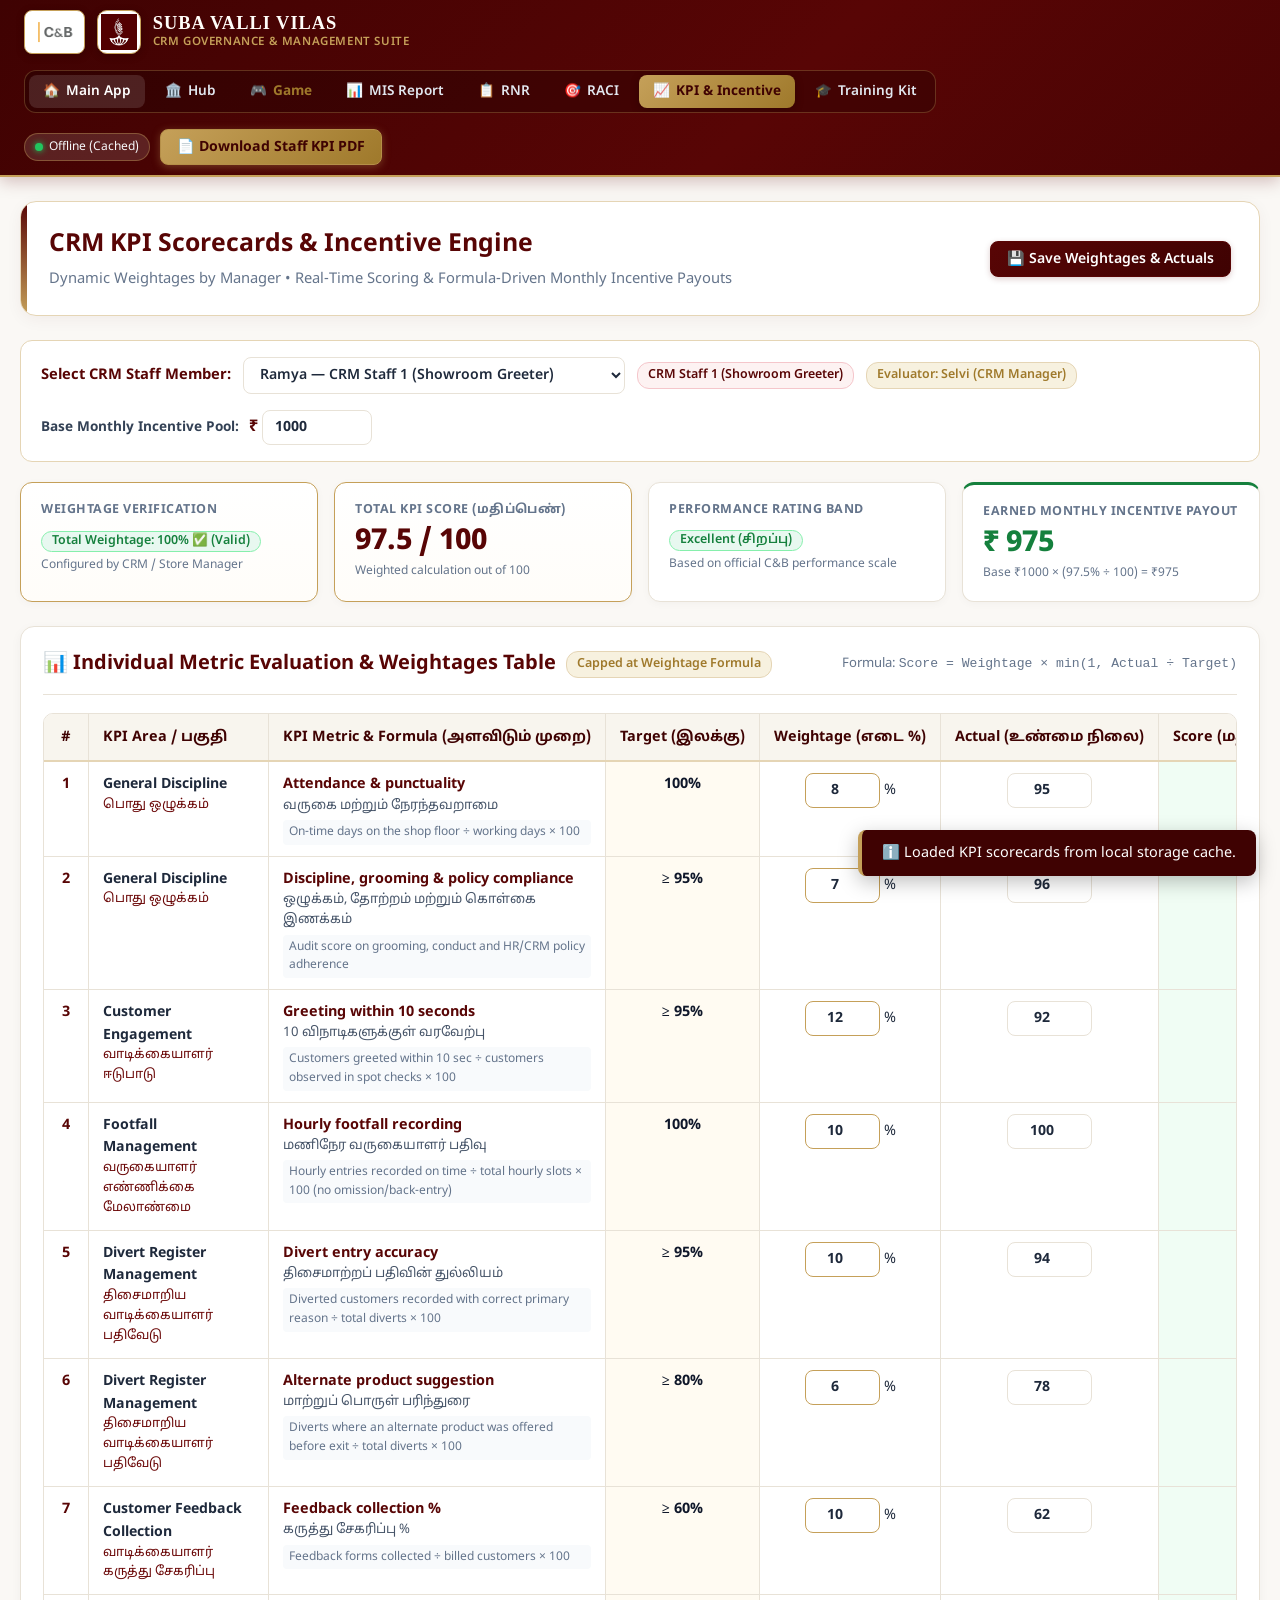
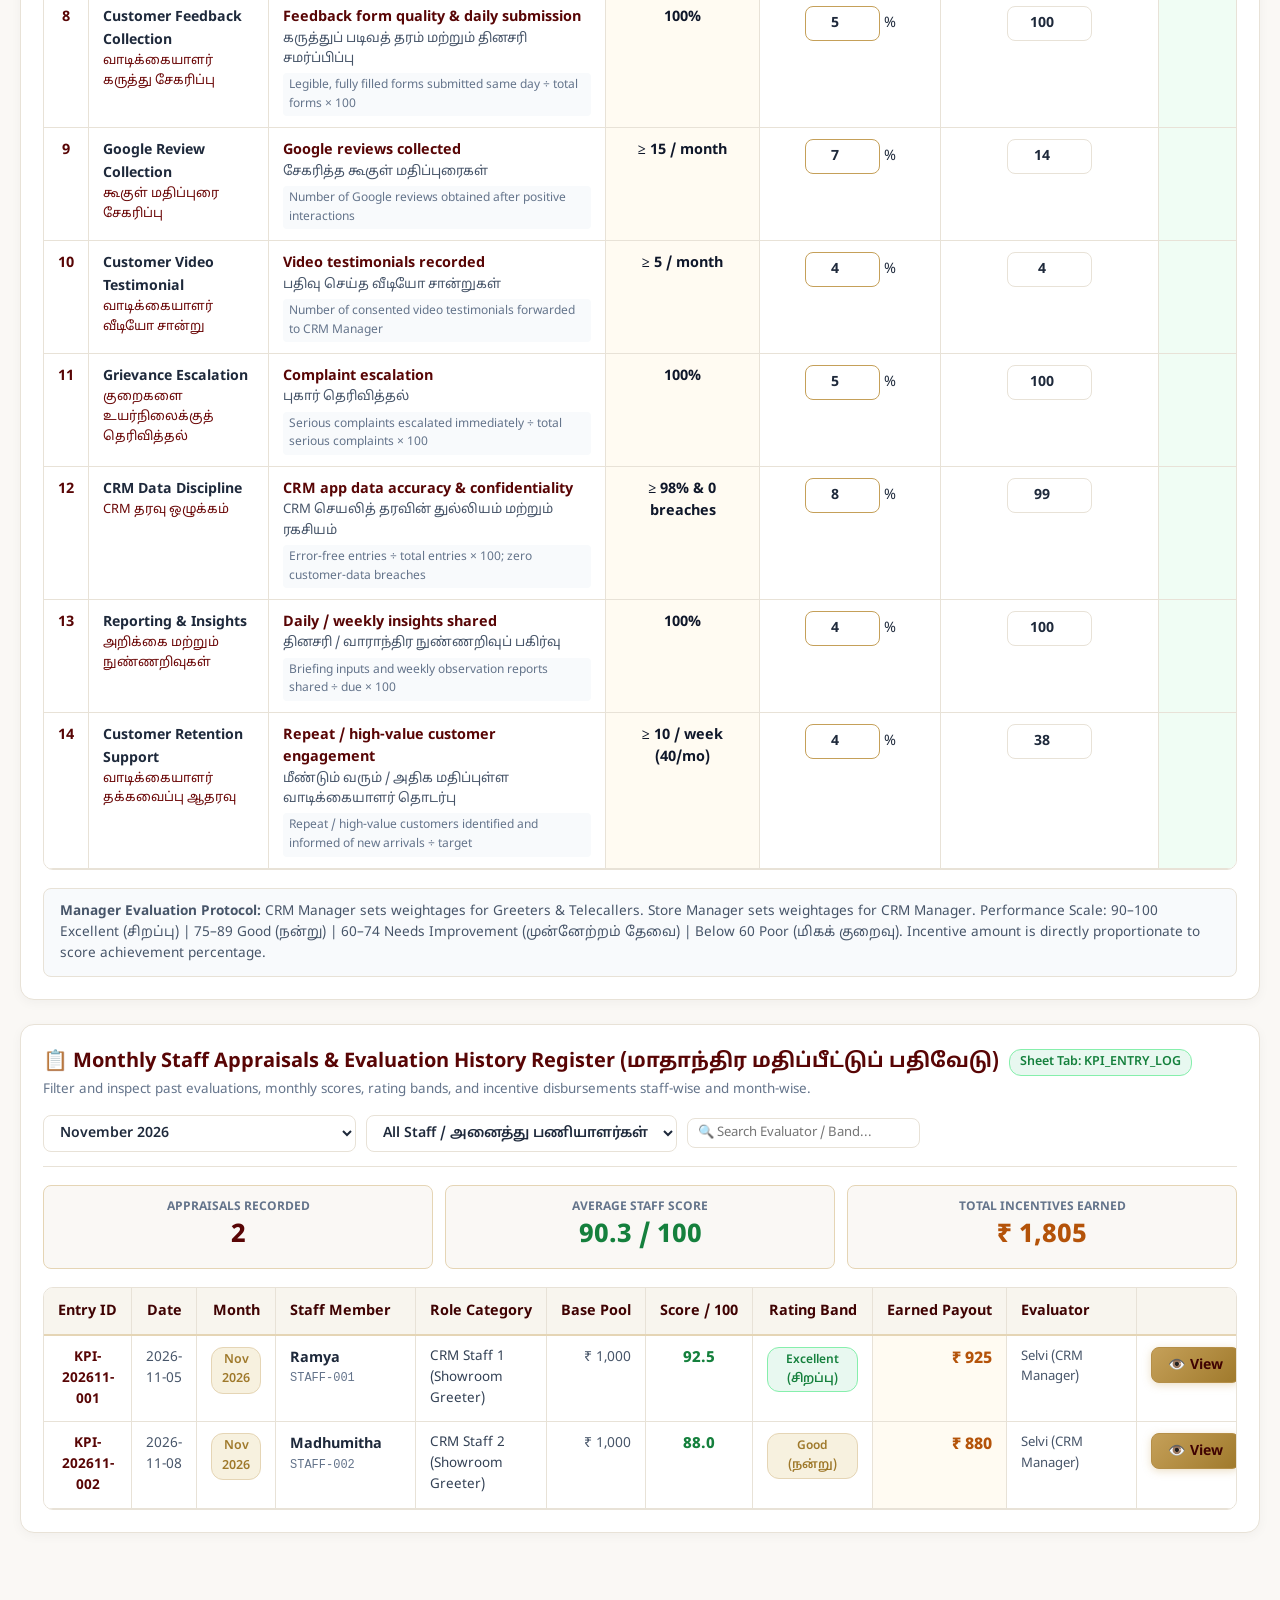
<file: kpi.html>
<!DOCTYPE html>
<html lang="en">
<head>
  <meta charset="UTF-8">
  <meta name="viewport" content="width=device-width, initial-scale=1.0">
  <title>Suba Valli Vilas | CRM KPI Scorecards &amp; Incentive Engine</title>
  <link rel="icon" type="image/png" href="svv-logo.png">
  <link rel="preconnect" href="https://fonts.googleapis.com">
  <link rel="preconnect" href="https://fonts.gstatic.com" crossorigin>
  <link href="https://fonts.googleapis.com/css2?family=Cinzel:wght@600;700;800&family=Noto+Sans+Tamil:wght@400;500;600;700&display=swap" rel="stylesheet">
  <link rel="stylesheet" href="governance-shared.css">
  <style>
    .kpi-roster-bar {
      background: #FFFFFF;
      border: 1.5px solid var(--svv-border-gold);
      border-radius: 12px;
      padding: 16px 20px;
      margin-bottom: 20px;
      display: flex;
      justify-content: space-between;
      align-items: center;
      gap: 16px;
      flex-wrap: wrap;
    }
    .kpi-score-dashboard {
      display: grid;
      grid-template-columns: repeat(auto-fit, minmax(200px, 1fr));
      gap: 16px;
      margin-bottom: 24px;
    }
    .kpi-score-tile {
      background: #FFFFFF;
      border: 1px solid var(--svv-border);
      border-radius: 12px;
      padding: 18px 20px;
      box-shadow: 0 2px 8px rgba(0,0,0,0.03);
      position: relative;
      overflow: hidden;
    }
    .kpi-score-tile.highlight {
      border-color: var(--svv-gold);
      background: linear-gradient(180deg, #FFFFFF 0%, #FFFDF9 100%);
    }
    .kpi-score-tile-label {
      font-size: 0.78rem;
      font-weight: 700;
      color: var(--svv-muted);
      text-transform: uppercase;
      letter-spacing: 0.5px;
      margin-bottom: 6px;
    }
    .kpi-score-tile-val {
      font-size: 1.8rem;
      font-weight: 800;
      color: var(--svv-maroon);
      line-height: 1.1;
    }
    .kpi-score-tile-sub {
      font-size: 0.75rem;
      color: var(--svv-muted);
      margin-top: 4px;
    }
    .incentive-box {
      border-top: 3px solid #15803D;
    }
    .incentive-box .kpi-score-tile-val {
      color: #15803D;
    }
  </style>
</head>
<body>

  <!-- UNIFIED TOP NAVIGATION -->
  <header class="gov-top-bar">
    <div class="gov-bar-inner">
      <a href="crm-hub.html" class="gov-brand">
        <div class="gov-cb-badge" title="Consulting & Beyond (C&B)">
          <img src="cb-logo.png" alt="C&B Consulting & Beyond">
        </div>
        <div class="gov-logo-badge" title="Suba Valli Vilas Jewellery">
          <img src="svv-logo.png" alt="Suba Valli Vilas">
        </div>
        <div>
          <div class="gov-brand-title">SUBA VALLI VILAS</div>
          <div class="gov-brand-sub">CRM GOVERNANCE &amp; MANAGEMENT SUITE</div>
        </div>
      </a>

      <nav class="gov-nav-links">
        <a href="index.html" class="gov-nav-link nav-home"><span>🏠</span> Main App</a>
        <a href="crm-hub.html" class="gov-nav-link"><span>🏛️</span> Hub</a>
        <a href="game.html" class="gov-nav-link" style="color:#9F792B; font-weight:700;"><span>🎮</span> Game</a>
        <a href="mis-report.html" class="gov-nav-link"><span>📊</span> MIS Report</a>
        <a href="rnr.html" class="gov-nav-link"><span>📋</span> RNR</a>
        <a href="raci.html" class="gov-nav-link"><span>🎯</span> RACI</a>
        <a href="kpi.html" class="gov-nav-link active"><span>📈</span> KPI &amp; Incentive</a>
        <a href="training.html" class="gov-nav-link"><span>🎓</span> Training Kit</a>
      </nav>

      <div class="gov-bar-actions">
        <div class="gov-sync-badge" id="btnSyncGSheet" title="Click to refresh from Google Sheet">
          <span class="gov-sync-dot"></span>
          <span id="syncStatusText">GSheet Linked</span>
        </div>
        <button class="btn-gov btn-gov-gold no-print" id="btnPrintStaffPdf">📄 Download Staff KPI PDF</button>
      </div>
    </div>
  </header>

  <!-- MAIN CONTENT -->
  <main class="gov-main">
    <div class="gov-hero">
      <div>
        <h1 class="gov-hero-title">CRM KPI Scorecards &amp; Incentive Engine</h1>
        <p class="gov-hero-desc">Dynamic Weightages by Manager • Real-Time Scoring &amp; Formula-Driven Monthly Incentive Payouts</p>
      </div>
      <div class="gov-hero-actions no-print">
        <button class="btn-gov btn-gov-primary" id="btnSaveKpi">💾 Save Weightages &amp; Actuals</button>
      </div>
    </div>

    <!-- STAFF SELECTION & EVALUATION BAR -->
    <div class="kpi-roster-bar no-print">
      <div style="display:flex; align-items:center; gap:12px; flex-wrap:wrap;">
        <label for="kpiStaffSelect" style="font-weight:700; color:var(--svv-maroon); font-size:0.92rem;">
          Select CRM Staff Member:
        </label>
        <select id="kpiStaffSelect" class="gov-select" style="min-width:280px; font-weight:600;">
          <!-- Loaded via kpi.js -->
        </select>
        <span class="gov-badge gov-badge-maroon" id="kpiStaffRoleBadge">CRM Staff 1 (Showroom Greeter)</span>
        <span class="gov-badge gov-badge-gold" id="kpiEvaluatorBadge">Evaluator: Selvi (CRM Manager)</span>
      </div>

      <div style="display:flex; align-items:center; gap:10px;">
        <label for="baseIncentiveInput" style="font-size:0.85rem; font-weight:700; color:#334155;">
          Base Monthly Incentive Pool:
        </label>
        <div style="display:flex; align-items:center; gap:4px;">
          <span style="font-weight:700; color:#580505;">₹</span>
          <input type="number" id="baseIncentiveInput" class="gov-input" style="width:110px; font-weight:700;" value="1000" step="100">
        </div>
      </div>
    </div>

    <!-- KPI SCORE SUMMARY TILES -->
    <div class="kpi-score-dashboard">
      <div class="kpi-score-tile highlight">
        <div class="kpi-score-tile-label">Weightage Verification</div>
        <div class="kpi-score-tile-val" style="font-size:1.4rem;">
          <span id="totalWeightageBadge" class="gov-badge gov-badge-green">Total: 100% ✅</span>
        </div>
        <div class="kpi-score-tile-sub">Configured by CRM / Store Manager</div>
      </div>

      <div class="kpi-score-tile highlight">
        <div class="kpi-score-tile-label">Total KPI Score (மதிப்பெண்)</div>
        <div class="kpi-score-tile-val" id="kpiTotalScoreDisplay">88.5 / 100</div>
        <div class="kpi-score-tile-sub">Weighted calculation out of 100</div>
      </div>

      <div class="kpi-score-tile">
        <div class="kpi-score-tile-label">Performance Rating Band</div>
        <div class="kpi-score-tile-val" style="font-size:1.3rem;">
          <span class="gov-badge gov-badge-gold" id="kpiRatingBandDisplay">Good (நன்று)</span>
        </div>
        <div class="kpi-score-tile-sub">Based on official C&amp;B performance scale</div>
      </div>

      <div class="kpi-score-tile incentive-box">
        <div class="kpi-score-tile-label">Earned Monthly Incentive Payout</div>
        <div class="kpi-score-tile-val" id="kpiEarnedIncentiveDisplay">₹ 885</div>
        <div class="kpi-score-tile-sub" id="kpiIncentiveFormulaNote">Base ₹1000 × (88.5% ÷ 100) = ₹885</div>
      </div>
    </div>

    <!-- KPI BREAKDOWN TABLE CARD -->
    <div class="gov-card">
      <div class="gov-card-header">
        <h2 class="gov-card-title">
          <span>📊 Individual Metric Evaluation &amp; Weightages Table</span>
          <span class="gov-badge gov-badge-gold">Capped at Weightage Formula</span>
        </h2>
        <div style="font-size:0.82rem; color:#64748B;">
          Formula: <code>Score = Weightage × min(1, Actual ÷ Target)</code>
        </div>
      </div>

      <div class="gov-table-wrap">
        <table class="gov-table">
          <thead>
            <tr>
              <th style="width: 40px; text-align: center;">#</th>
              <th style="min-width: 180px;">KPI Area / பகுதி</th>
              <th style="min-width: 240px;">KPI Metric &amp; Formula (அளவிடும் முறை)</th>
              <th style="width: 110px; text-align: center;">Target (இலக்கு)</th>
              <th style="width: 105px; text-align: center;">Weightage (எடை %)</th>
              <th style="width: 115px; text-align: center;">Actual (உண்மை நிலை)</th>
              <th style="width: 95px; text-align: right;">Score (மதிப்பெண்)</th>
            </tr>
          </thead>
          <tbody id="kpiTableBody">
            <!-- Populated via kpi.js -->
          </tbody>
        </table>
      </div>

      <!-- POLICY FOOTER -->
      <div style="margin-top: 18px; padding: 12px 16px; background: #F8FAFC; border-radius: 8px; border: 1px solid var(--svv-border); font-size: 0.85rem; color: #475569;">
        <strong>Manager Evaluation Protocol:</strong>
        CRM Manager sets weightages for Greeters &amp; Telecallers. Store Manager sets weightages for CRM Manager.
        Performance Scale: 90–100 Excellent (சிறப்பு) | 75–89 Good (நன்று) | 60–74 Needs Improvement (முன்னேற்றம் தேவை) | Below 60 Poor (மிகக் குறைவு).
        Incentive amount is directly proportionate to score achievement percentage.
      </div>
    </div>

    <!-- MONTHLY STAFF APPRAISALS & EVALUATION HISTORY REGISTER -->
    <div class="gov-card" style="margin-top: 24px;">
      <div class="gov-card-header" style="flex-wrap: wrap; gap: 14px;">
        <div>
          <h2 class="gov-card-title">
            <span>📋 Monthly Staff Appraisals &amp; Evaluation History Register (மாதாந்திர மதிப்பீட்டுப் பதிவேடு)</span>
            <span class="gov-badge gov-badge-green">Sheet Tab: KPI_ENTRY_LOG</span>
          </h2>
          <div style="font-size:0.84rem; color:var(--svv-muted); margin-top:2px;">
            Filter and inspect past evaluations, monthly scores, rating bands, and incentive disbursements staff-wise and month-wise.
          </div>
        </div>

        <div style="display:flex; align-items:center; gap:10px; flex-wrap:wrap;">
          <select id="filterHistoryMonth" class="gov-select" style="font-weight:600; min-width:160px;">
            <option value="">All Months / அனைத்து மாதங்களும்</option>
            <option value="Nov 2026" selected>November 2026</option>
            <option value="Oct 2026">October 2026</option>
            <option value="Sep 2026">September 2026</option>
            <option value="Aug 2026">August 2026</option>
          </select>

          <select id="filterHistoryStaff" class="gov-select" style="font-weight:600; min-width:180px;">
            <option value="">All Staff / அனைத்து பணியாளர்கள்</option>
            <option value="STAFF-001">Ramya (Greeter 1)</option>
            <option value="STAFF-002">Madhumitha (Greeter 2)</option>
            <option value="STAFF-003">Praveen (Greeter 3)</option>
            <option value="STAFF-004">Kaviya (Greeter 4)</option>
            <option value="TEL-001">Saranya (Telecaller)</option>
            <option value="MGR-001">Selvi (CRM Manager)</option>
          </select>

          <input type="text" id="filterHistorySearch" class="gov-input" placeholder="🔍 Search Evaluator / Band..." style="padding:6px 10px; font-size:0.82rem; min-width:170px;">
        </div>
      </div>

      <!-- SUMMARY TILES FOR FILTERED EVALUATIONS -->
      <div style="display:grid; grid-template-columns: repeat(auto-fit, minmax(200px, 1fr)); gap:12px; margin-bottom:18px;">
        <div style="background:#FAF8F5; border:1px solid #E5D5B5; border-radius:8px; padding:12px 16px; text-align:center;">
          <div style="font-size:0.75rem; text-transform:uppercase; color:#64748B; font-weight:700;">Appraisals Recorded</div>
          <div style="font-size:1.6rem; font-weight:800; color:#580505;" id="historyCountDisplay">0</div>
        </div>
        <div style="background:#FAF8F5; border:1px solid #E5D5B5; border-radius:8px; padding:12px 16px; text-align:center;">
          <div style="font-size:0.75rem; text-transform:uppercase; color:#64748B; font-weight:700;">Average Staff Score</div>
          <div style="font-size:1.6rem; font-weight:800; color:#15803D;" id="historyAvgScoreDisplay">0 / 100</div>
        </div>
        <div style="background:#FAF8F5; border:1px solid #E5D5B5; border-radius:8px; padding:12px 16px; text-align:center;">
          <div style="font-size:0.75rem; text-transform:uppercase; color:#64748B; font-weight:700;">Total Incentives Earned</div>
          <div style="font-size:1.6rem; font-weight:800; color:#B45309;" id="historyTotalIncentiveDisplay">₹ 0</div>
        </div>
      </div>

      <div class="gov-table-wrap">
        <table class="gov-table">
          <thead>
            <tr>
              <th style="width: 110px; text-align: center;">Entry ID</th>
              <th style="width: 95px; text-align: center;">Date</th>
              <th style="width: 95px; text-align: center;">Month</th>
              <th style="min-width: 140px;">Staff Member</th>
              <th style="min-width: 130px;">Role Category</th>
              <th style="width: 90px; text-align: right;">Base Pool</th>
              <th style="width: 95px; text-align: center;">Score / 100</th>
              <th style="min-width: 120px; text-align: center;">Rating Band</th>
              <th style="width: 110px; text-align: right;">Earned Payout</th>
              <th style="min-width: 130px;">Evaluator</th>
              <th style="width: 170px; text-align: center;">Actions</th>
            </tr>
          </thead>
          <tbody id="kpiHistoryTableBody">
            <!-- Populated via kpi.js -->
          </tbody>
        </table>
      </div>
    </div>
  </main>

  <!-- KPI EVALUATION BREAKDOWN MODAL -->
  <div class="gov-modal-overlay" id="modalKpiBreakdown">
    <div class="gov-modal-card" style="max-width:850px;">
      <div style="display:flex; justify-content:space-between; align-items:center; margin-bottom:16px;">
        <h3 id="breakdownModalTitle" style="font-family:var(--font-serif); color:var(--svv-maroon);">📊 KPI Evaluation Breakdown</h3>
        <button type="button" class="btn-gov btn-gov-outline btn-sm" id="btnCloseBreakdownModal">✕</button>
      </div>
      <div id="breakdownMetaInfo" style="margin-bottom:14px; background:#FAF8F5; padding:12px 16px; border-radius:6px; border:1px solid #E5D5B5; font-size:0.86rem; color:#1E293B; line-height:1.6;"></div>
      <div class="gov-table-wrap" style="max-height:380px; overflow-y:auto;">
        <table class="gov-table">
          <thead>
            <tr>
              <th style="width:40px; text-align:center;">#</th>
              <th>Metric Area &amp; Name</th>
              <th style="text-align:center;">Target</th>
              <th style="text-align:center;">Weight %</th>
              <th style="text-align:center;">Actual</th>
              <th style="text-align:right;">Score</th>
            </tr>
          </thead>
          <tbody id="breakdownTableBody"></tbody>
        </table>
      </div>
      <div style="display:flex; justify-content:flex-end; gap:10px; margin-top:16px;">
        <button type="button" class="btn-gov btn-gov-outline" id="btnDismissBreakdownModal">Close</button>
        <button type="button" class="btn-gov btn-gov-gold" id="btnPrintBreakdownPdf">📄 Print Scorecard PDF</button>
      </div>
    </div>
  </div>

  <div id="govToast" class="gov-toast"></div>

  <script src="kpi.js"></script>
</body>
</html>
</file>
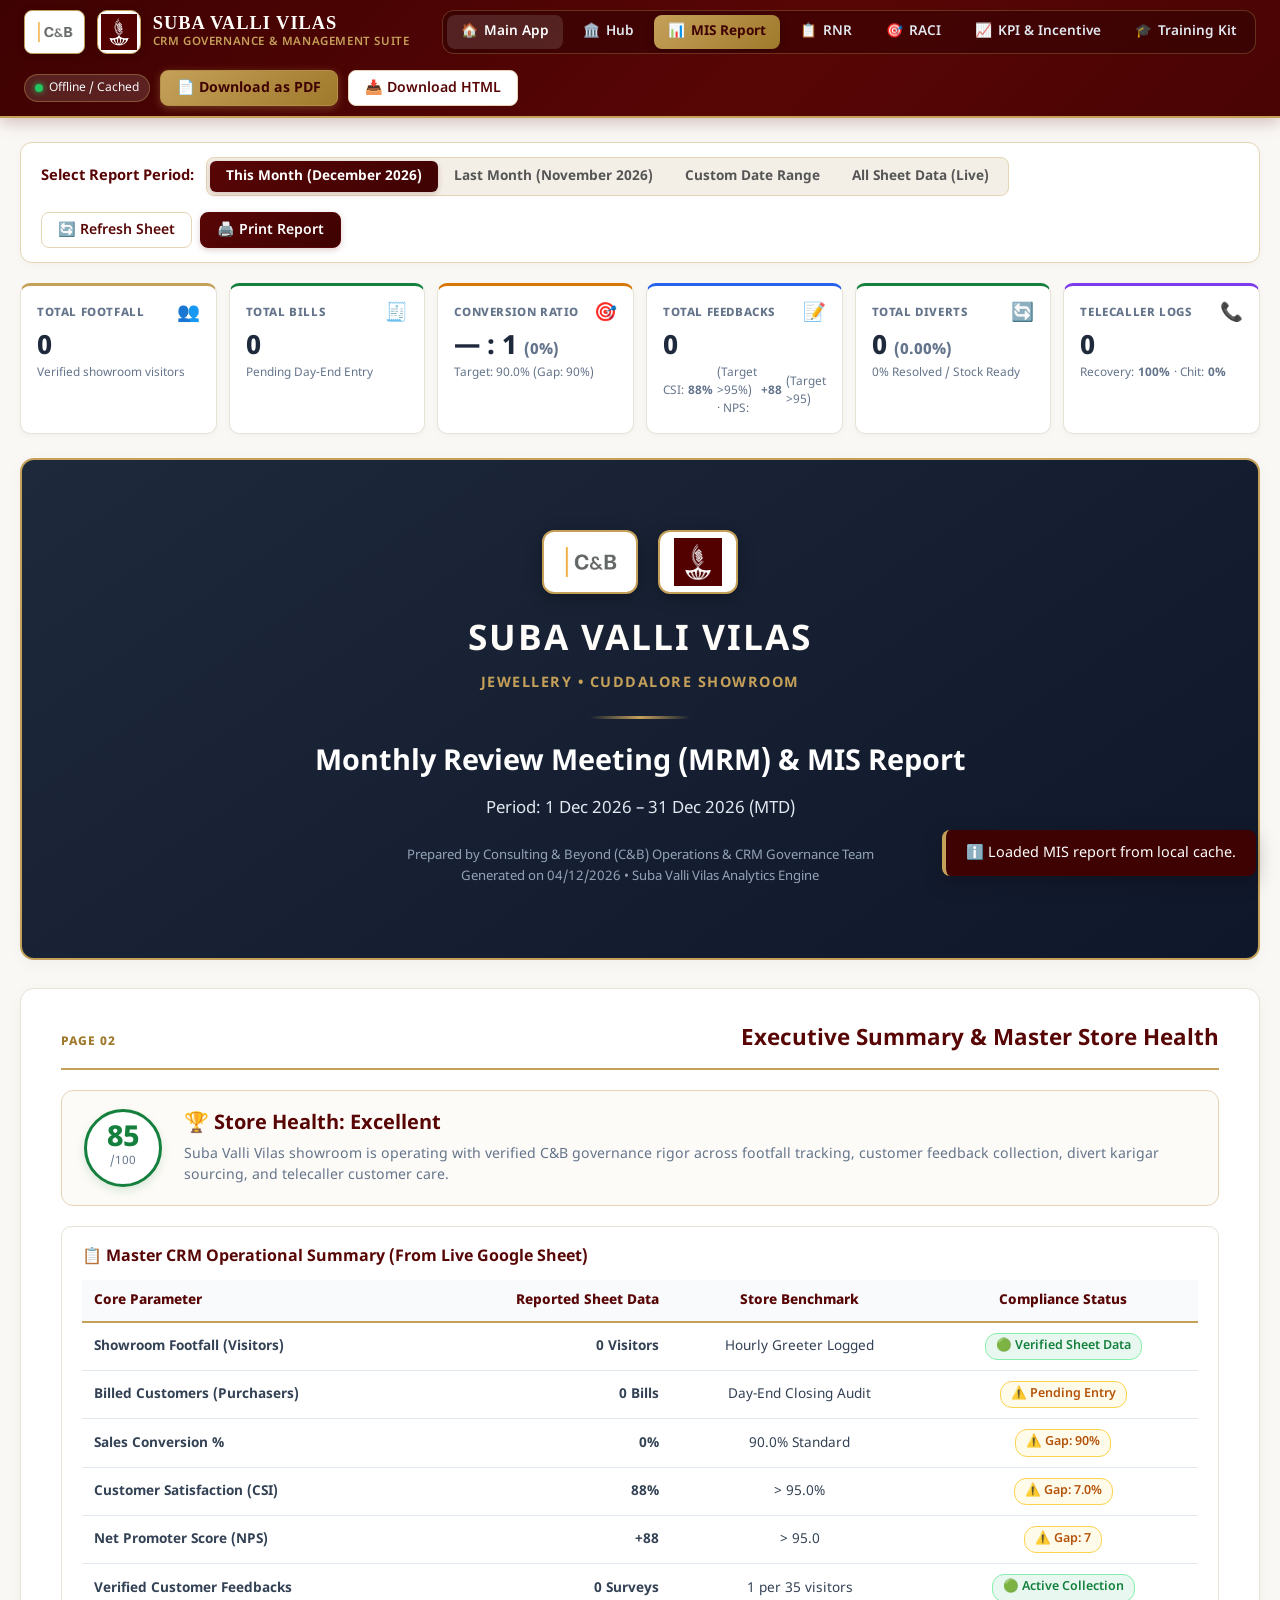
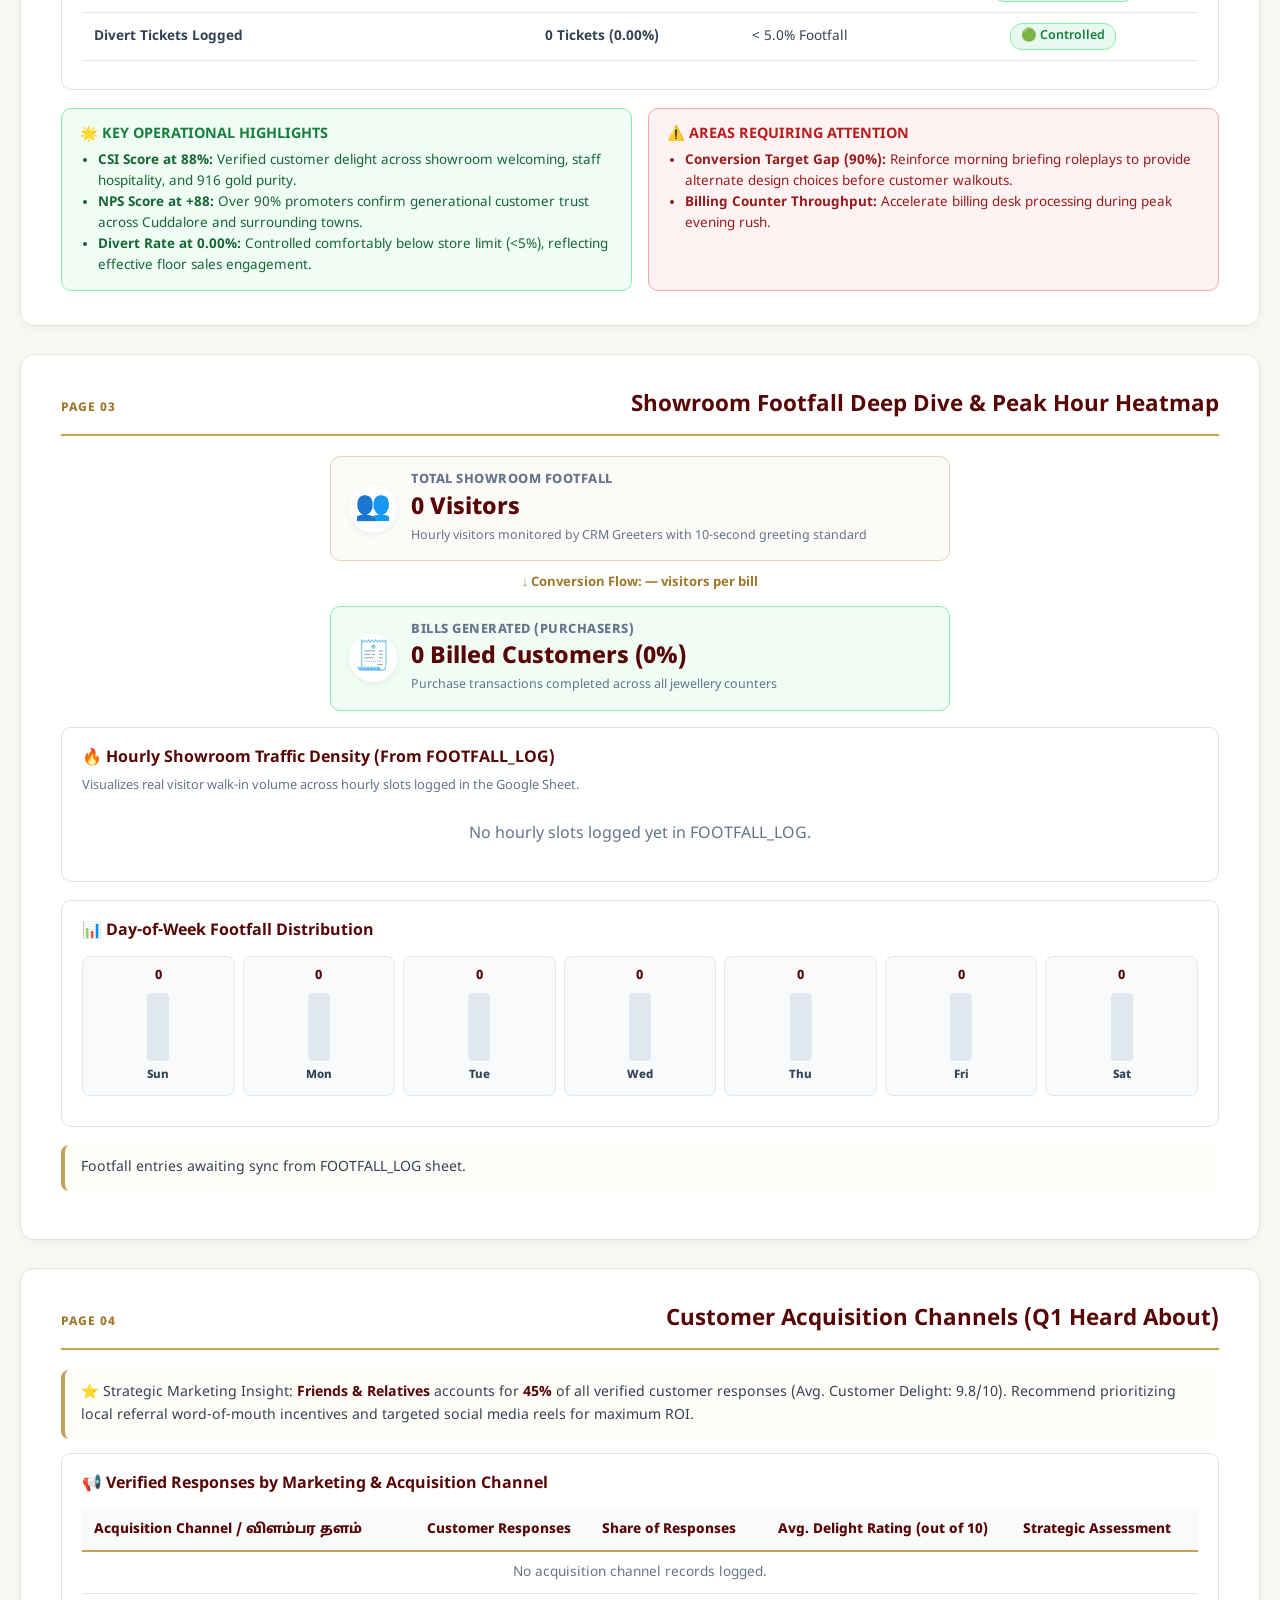
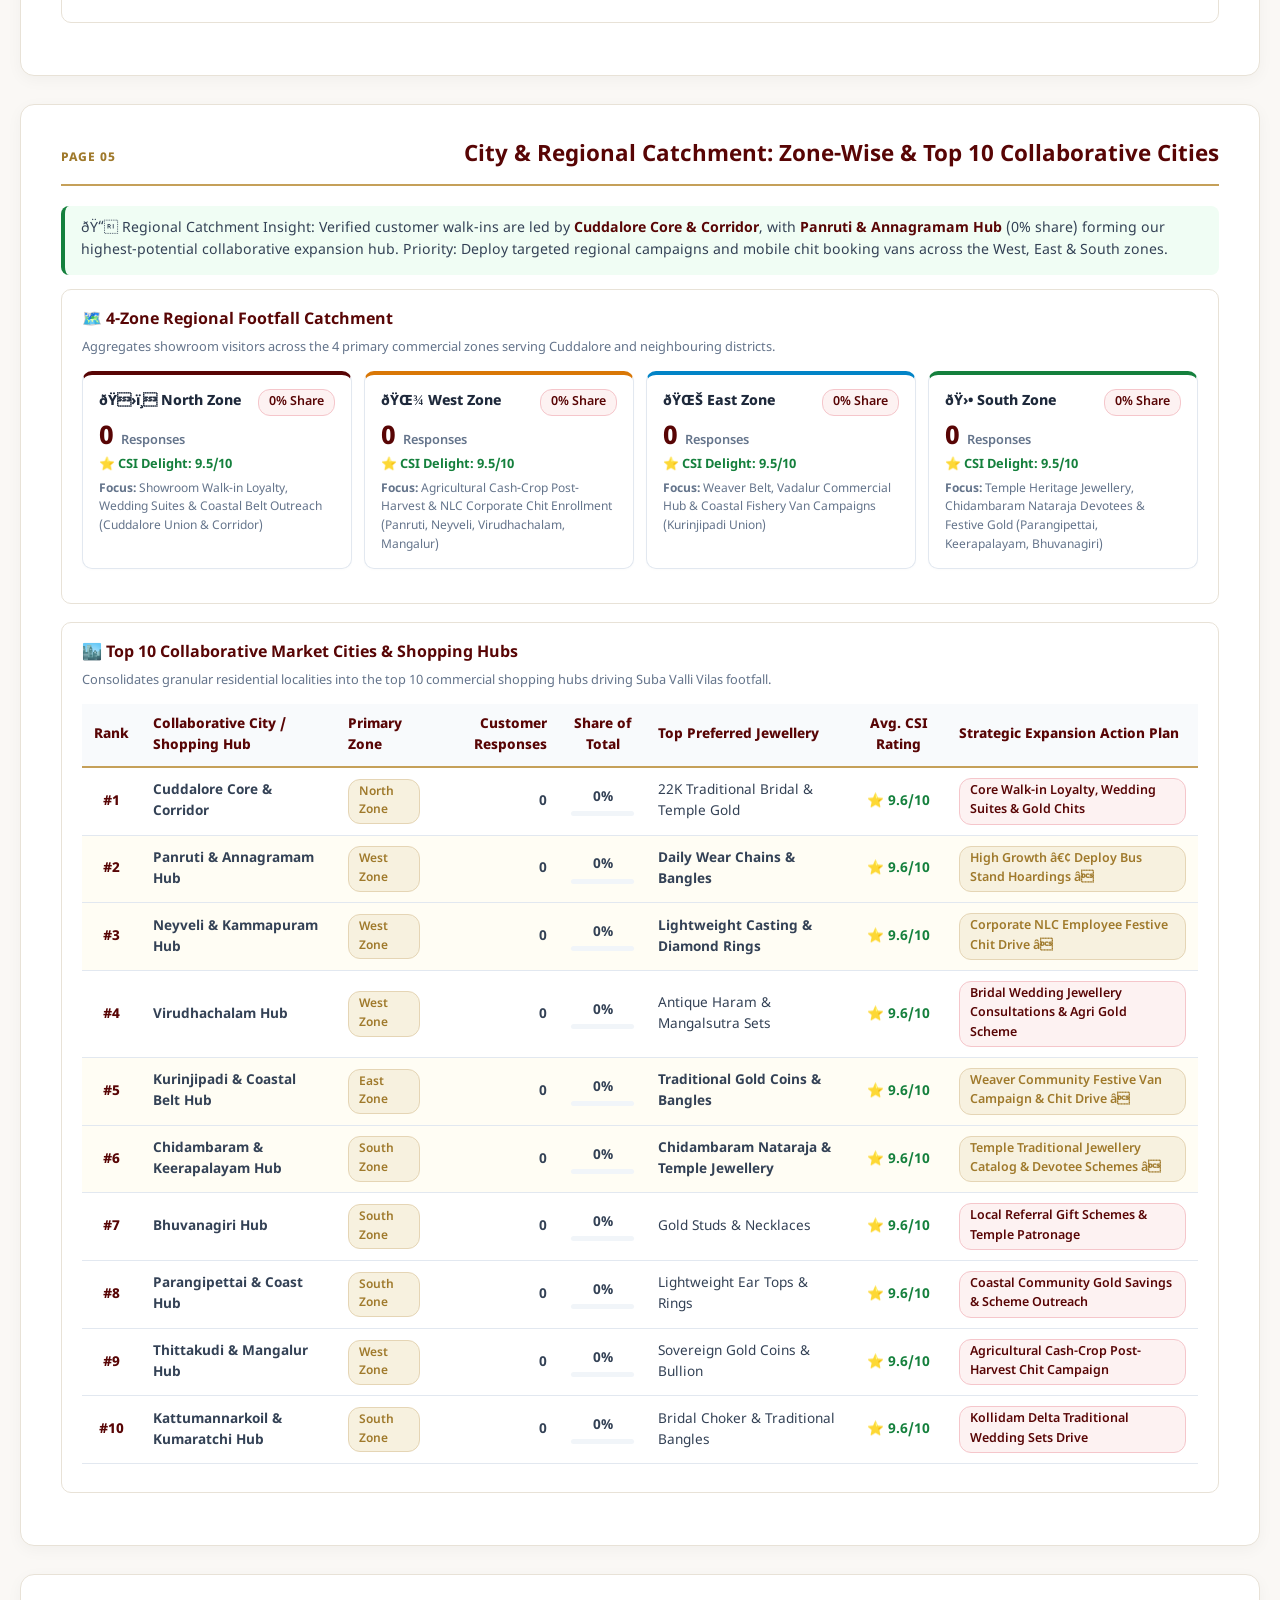
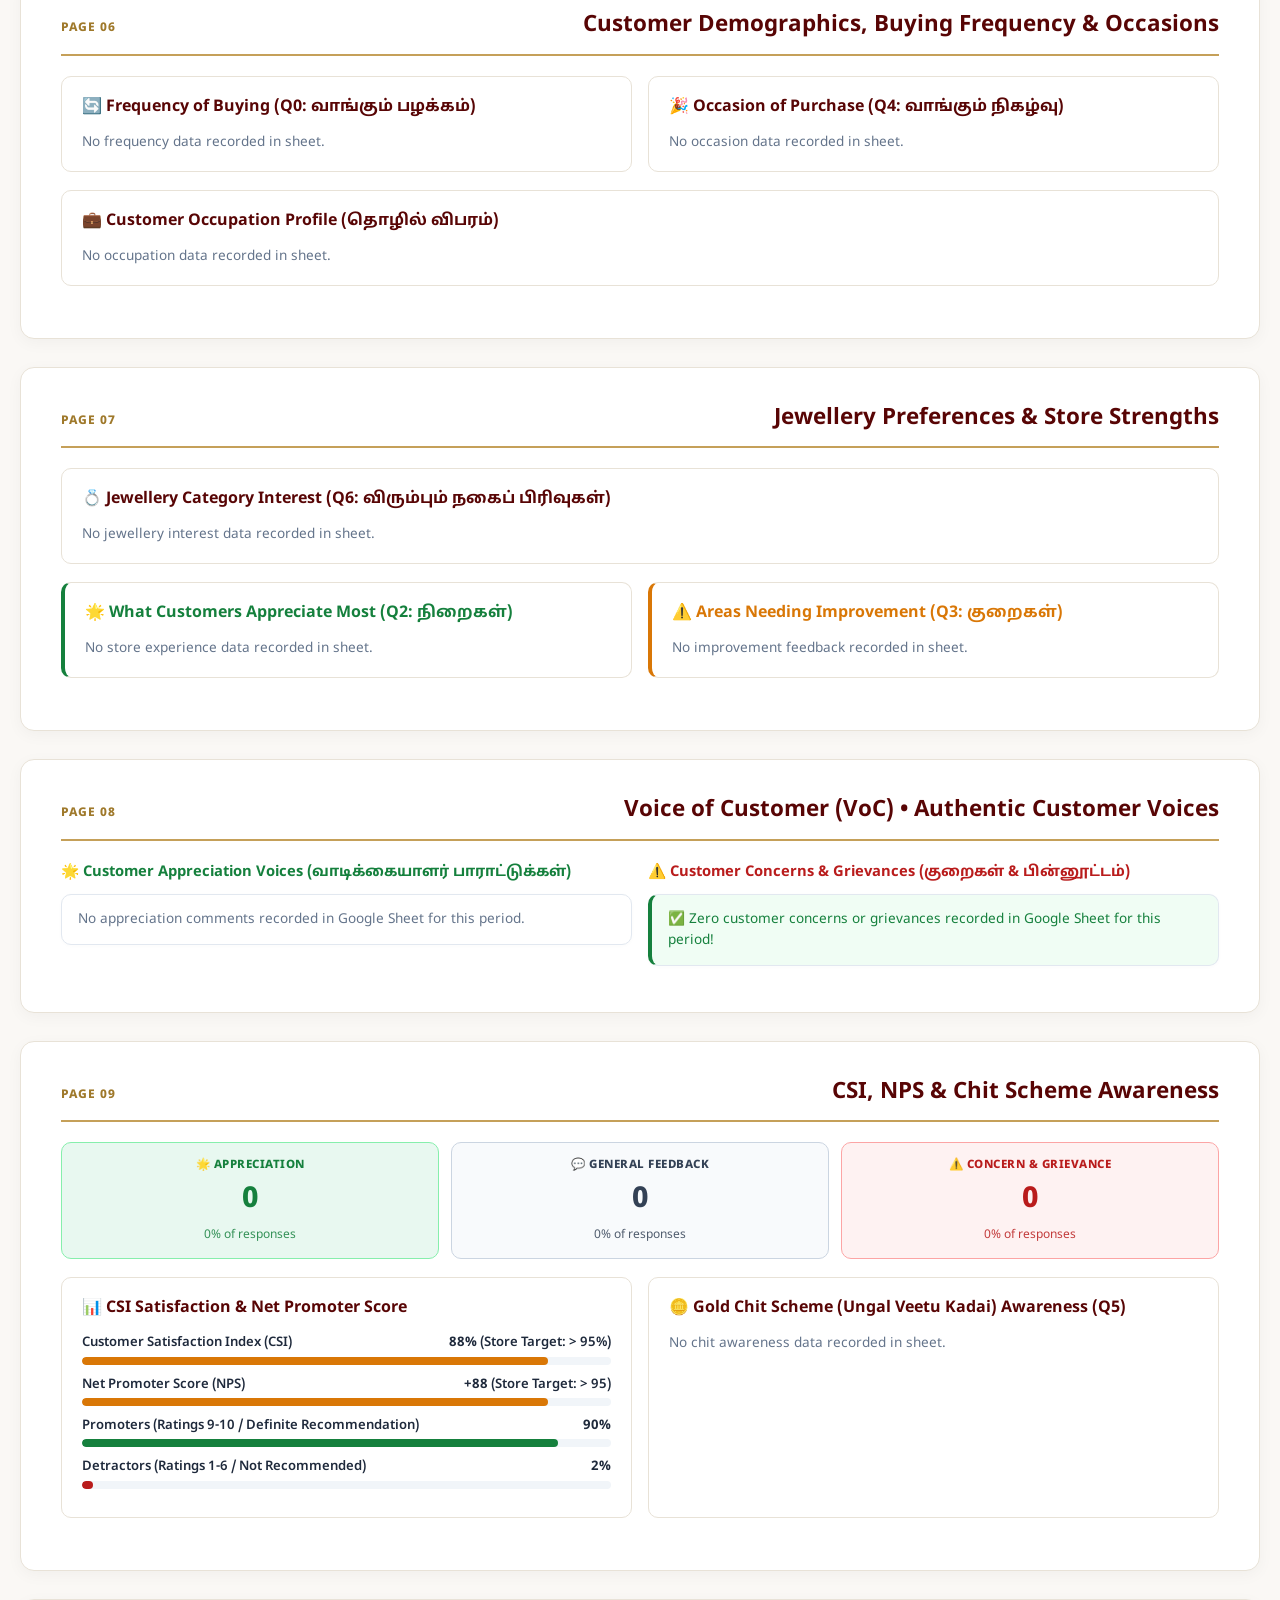
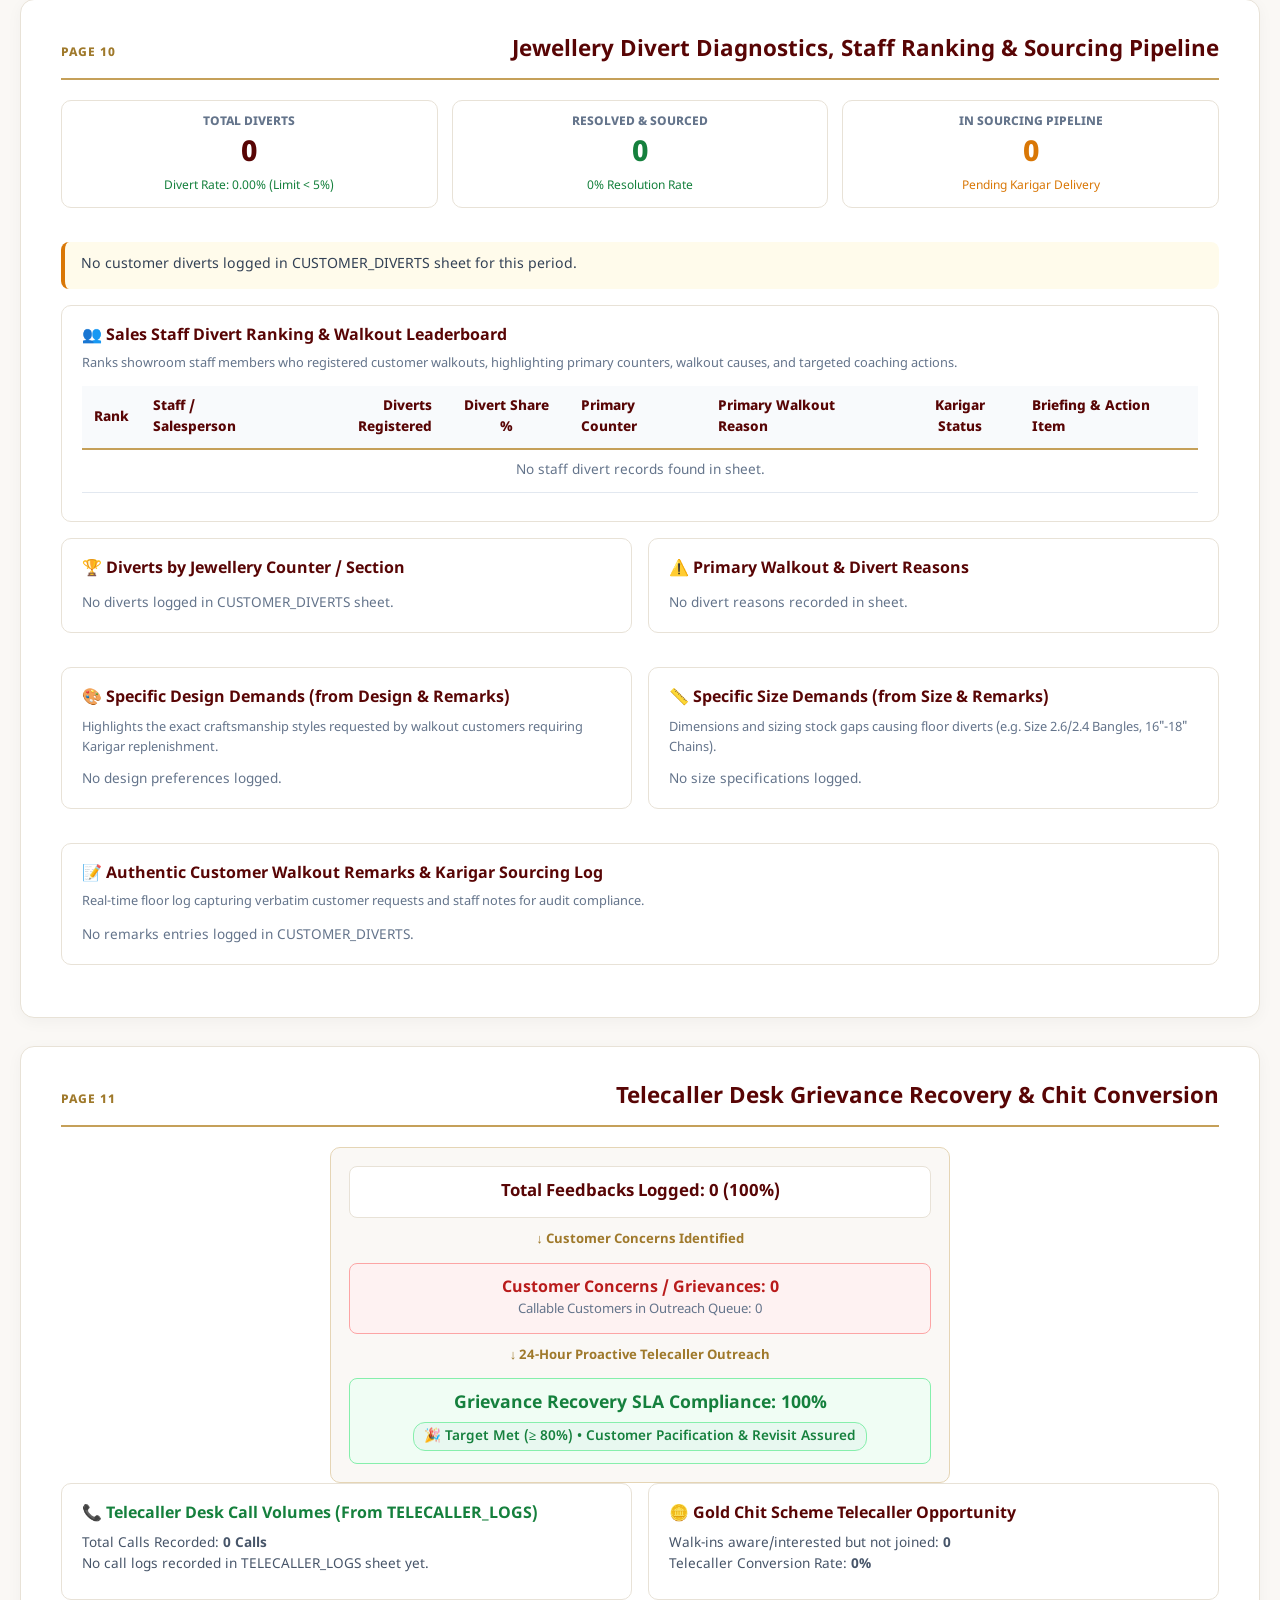
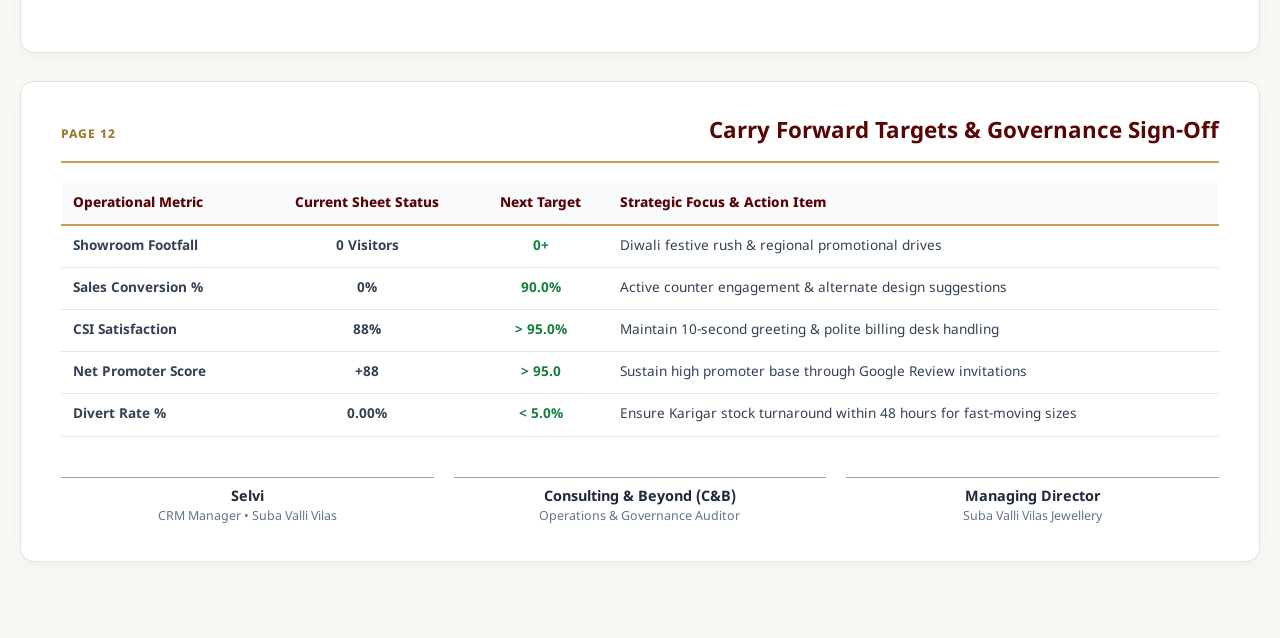
<file: mis-report.html>
<!DOCTYPE html>
<html lang="en">
<head>
  <meta charset="UTF-8">
  <meta name="viewport" content="width=device-width, initial-scale=1.0">
  <title>Suba Valli Vilas | Monthly Review Meeting (MRM) &amp; MIS Report</title>
  <link rel="icon" type="image/png" href="svv-logo.png">
  <link rel="preconnect" href="https://fonts.googleapis.com">
  <link rel="preconnect" href="https://fonts.gstatic.com" crossorigin>
  <link href="https://fonts.googleapis.com/css2?family=Cinzel:wght@600;700;800&family=Noto+Sans+Tamil:wght@400;500;600;700&display=swap" rel="stylesheet">
  <link rel="stylesheet" href="governance-shared.css">
  <style>
    /* ==========================================================================
       SUBA VALLI VILAS - EXECUTIVE C&B MIS REPORT STYLESHEET
       ========================================================================== */

    /* Filter Controls Deck */
    .filter-deck-bar {
      background: #FFFFFF;
      border: 1px solid var(--svv-border-gold);
      border-radius: 12px;
      padding: 14px 20px;
      margin-bottom: 20px;
      display: flex;
      justify-content: space-between;
      align-items: center;
      gap: 16px;
      flex-wrap: wrap;
      box-shadow: 0 2px 8px rgba(0,0,0,0.03);
    }
    .filter-btn-group {
      display: inline-flex;
      background: #F4EFE6;
      padding: 3px;
      border-radius: 8px;
      border: 1px solid var(--svv-border-gold);
      flex-wrap: wrap;
    }
    .filter-btn {
      border: none;
      background: transparent;
      padding: 7px 16px;
      border-radius: 6px;
      font-weight: 700;
      font-size: 0.85rem;
      color: #555;
      cursor: pointer;
      transition: all 0.15s ease;
    }
    .filter-btn.active {
      background: linear-gradient(135deg, var(--svv-maroon) 0%, #3F0202 100%);
      color: #FFFFFF;
      box-shadow: 0 2px 6px rgba(88, 5, 5, 0.2);
    }

    /* TOP EXECUTIVE KPI SUMMARY STRIP (User Requested) */
    .top-kpi-strip {
      display: grid;
      grid-template-columns: repeat(auto-fit, minmax(170px, 1fr));
      gap: 12px;
      margin-bottom: 24px;
    }
    .top-kpi-card {
      background: #FFFFFF;
      border: 1px solid var(--svv-border);
      border-radius: 10px;
      padding: 14px 16px;
      border-top: 3.5px solid var(--svv-maroon);
      box-shadow: 0 2px 6px rgba(0,0,0,0.03);
      position: relative;
      transition: transform 0.15s ease;
    }
    .top-kpi-card:hover {
      transform: translateY(-2px);
    }
    .top-kpi-card.kpi-gold { border-top-color: var(--svv-gold); }
    .top-kpi-card.kpi-green { border-top-color: #15803D; }
    .top-kpi-card.kpi-blue { border-top-color: #2563EB; }
    .top-kpi-card.kpi-purple { border-top-color: #7C3AED; }
    .top-kpi-card.kpi-amber { border-top-color: #D97706; }

    .top-kpi-hdr {
      display: flex;
      align-items: center;
      justify-content: space-between;
      margin-bottom: 4px;
    }
    .top-kpi-label {
      font-size: 0.72rem;
      font-weight: 800;
      color: var(--svv-muted);
      letter-spacing: 0.6px;
      text-transform: uppercase;
    }
    .top-kpi-icon {
      font-size: 1.15rem;
    }
    .top-kpi-val {
      font-size: 1.65rem;
      font-weight: 800;
      color: var(--svv-text);
      line-height: 1.1;
      margin: 4px 0 2px;
    }
    .top-kpi-sub {
      font-size: 0.74rem;
      color: var(--svv-muted);
      display: flex;
      align-items: center;
      gap: 4px;
    }

    /* Page Canvas for Print & Screen */
    .mis-page {
      background: #FFFFFF;
      border: 1px solid var(--svv-border);
      border-radius: 14px;
      padding: 34px 40px;
      margin-bottom: 28px;
      box-shadow: 0 4px 16px rgba(0, 0, 0, 0.04);
      position: relative;
      box-sizing: border-box;
      break-inside: avoid;
    }
    .cover-page {
      background: linear-gradient(145deg, #1E293B 0%, #0F172A 100%);
      color: #FFFFFF;
      border: 2px solid var(--svv-gold);
      text-align: center;
      padding: 70px 40px;
    }
    .cover-card {
      max-width: 680px;
      margin: 0 auto;
    }
    .cover-brand {
      font-family: var(--font-serif);
      font-size: 2.2rem;
      color: #FFFDF9;
      letter-spacing: 2px;
      margin-bottom: 4px;
    }
    .cover-tagline {
      font-size: 0.9rem;
      color: var(--svv-gold);
      letter-spacing: 1.5px;
      font-weight: 700;
    }
    .cover-divider {
      width: 100px;
      height: 3px;
      background: linear-gradient(90deg, transparent, var(--svv-gold), transparent);
      margin: 22px auto;
    }
    .cover-title {
      font-family: var(--font-serif);
      font-size: 1.8rem;
      color: #FFFFFF;
      margin-bottom: 10px;
    }
    .cover-period {
      font-size: 1.05rem;
      color: #E2E8F0;
      margin-bottom: 24px;
    }
    .cover-meta {
      font-size: 0.82rem;
      color: #94A3B8;
      line-height: 1.6;
    }

    /* Page Header */
    .page-top-hdr {
      display: flex;
      align-items: baseline;
      justify-content: space-between;
      border-bottom: 2px solid var(--svv-gold);
      padding-bottom: 10px;
      margin-bottom: 20px;
    }
    .page-tag {
      font-size: 0.75rem;
      font-weight: 800;
      letter-spacing: 1px;
      color: var(--svv-gold-dark);
    }
    .page-sec-title {
      font-family: var(--font-serif);
      font-size: 1.4rem;
      color: var(--svv-maroon);
      margin: 0;
    }

    /* Summary Hero */
    .summary-hero-card {
      background: #FDFBF7;
      border: 1px solid var(--svv-border-gold);
      border-radius: 12px;
      padding: 18px 22px;
      display: flex;
      align-items: center;
      gap: 22px;
      margin-bottom: 20px;
    }
    .health-circle {
      width: 78px;
      height: 78px;
      border-radius: 50%;
      border: 3.5px solid #15803D;
      display: flex;
      flex-direction: column;
      align-items: center;
      justify-content: center;
      background: #FFFFFF;
      flex-shrink: 0;
      box-shadow: 0 4px 10px rgba(21, 128, 61, 0.15);
    }
    .health-num {
      font-size: 1.8rem;
      font-weight: 800;
      color: #15803D;
      line-height: 1;
    }
    .health-den {
      font-size: 0.72rem;
      color: var(--svv-muted);
    }
    .health-head {
      font-family: var(--font-serif);
      font-size: 1.25rem;
      color: var(--svv-maroon);
      margin-bottom: 4px;
    }
    .health-sub {
      font-size: 0.88rem;
      color: var(--svv-muted);
      line-height: 1.5;
    }

    /* Section Cards */
    .section-card {
      background: #FFFFFF;
      border: 1px solid var(--svv-border);
      border-radius: 10px;
      padding: 18px 20px;
      margin-bottom: 18px;
      break-inside: avoid;
    }

    /* Grid Layouts */
    .grid-2 {
      display: grid;
      grid-template-columns: 1fr 1fr;
      gap: 16px;
    }
    .grid-3 {
      display: grid;
      grid-template-columns: repeat(auto-fit, minmax(280px, 1fr));
      gap: 14px;
    }
    @media (max-width: 768px) {
      .grid-2, .grid-3 { grid-template-columns: 1fr; }
    }

    /* Conversion Funnel */
    .funnel-container {
      display: flex;
      flex-direction: column;
      gap: 10px;
      max-width: 620px;
      margin: 0 auto 16px;
    }
    .funnel-step {
      background: #FDFBF7;
      border: 1px solid var(--svv-border-gold);
      border-radius: 10px;
      padding: 14px 18px;
      display: flex;
      align-items: center;
      gap: 14px;
    }
    .funnel-step.highlight-step {
      background: #F0FDF4;
      border-color: #86EFAC;
    }
    .funnel-step-icon {
      font-size: 1.8rem;
      width: 48px;
      height: 48px;
      border-radius: 50%;
      background: #FFFFFF;
      display: flex;
      align-items: center;
      justify-content: center;
      box-shadow: 0 2px 6px rgba(0,0,0,0.06);
      flex-shrink: 0;
    }
    .funnel-step-title {
      font-size: 0.8rem;
      font-weight: 800;
      color: var(--svv-muted);
      text-transform: uppercase;
      letter-spacing: 0.5px;
    }
    .funnel-step-val {
      font-size: 1.45rem;
      font-weight: 800;
      color: var(--svv-maroon);
    }
    .funnel-step-sub {
      font-size: 0.78rem;
      color: var(--svv-muted);
    }
    .funnel-arrow {
      text-align: center;
      font-size: 0.82rem;
      font-weight: 700;
      color: var(--svv-gold-dark);
      padding: 2px 0;
    }
    .funnel-alert-banner {
      background: #FFFDF4;
      border: 1px solid var(--svv-gold);
      border-radius: 8px;
      padding: 10px 16px;
      text-align: center;
      font-size: 0.88rem;
      color: var(--svv-maroon);
      margin-bottom: 18px;
    }

    /* HOURLY TRAFFIC HEATMAP */
    .heatmap-grid {
      display: grid;
      grid-template-columns: repeat(auto-fit, minmax(80px, 1fr));
      gap: 8px;
      margin: 12px 0;
    }
    .heatmap-cell {
      border-radius: 8px;
      padding: 10px 6px;
      text-align: center;
      border: 1px solid #E2E8F0;
      transition: transform 0.15s ease;
    }
    .heatmap-cell:hover {
      transform: scale(1.04);
    }
    .heatmap-time {
      font-size: 0.68rem;
      font-weight: 700;
      color: #475569;
      margin-bottom: 4px;
    }
    .heatmap-count {
      font-size: 1.15rem;
      font-weight: 800;
      color: #0F172A;
      line-height: 1;
    }
    .heatmap-share {
      font-size: 0.65rem;
      color: #64748B;
      margin-top: 3px;
    }
    .heat-peak {
      background: #FEF2F2 !important;
      border-color: #F87171 !important;
    }
    .heat-peak .heatmap-count {
      color: #B91C1C !important;
    }
    .heat-high {
      background: #FFFBEB !important;
      border-color: #FCD34D !important;
    }
    .heat-med {
      background: #F0FDF4 !important;
      border-color: #86EFAC !important;
    }
    .heat-low {
      background: #F8FAFC !important;
      border-color: #E2E8F0 !important;
    }

    /* DAY OF WEEK BARS */
    .dow-grid {
      display: grid;
      grid-template-columns: repeat(7, 1fr);
      gap: 8px;
      margin: 12px 0;
    }
    @media (max-width: 600px) {
      .dow-grid { grid-template-columns: repeat(auto-fit, minmax(70px, 1fr)); }
    }
    .dow-col {
      background: #F8FAFC;
      border: 1px solid #E2E8F0;
      border-radius: 8px;
      padding: 10px 6px;
      text-align: center;
      display: flex;
      flex-direction: column;
      align-items: center;
      justify-content: flex-end;
      height: 140px;
    }
    .dow-col.dow-peak {
      background: #FFFBEB;
      border: 2px solid #D97706;
      box-shadow: 0 4px 14px rgba(217, 119, 6, 0.25);
      position: relative;
    }
    .dow-col.dow-peak .dow-count {
      color: #92400E;
      font-size: 0.95rem;
      font-weight: 900;
    }
    .dow-col.dow-peak .dow-bar-fill {
      background: linear-gradient(180deg, #F59E0B 0%, #B45309 100%);
    }
    .dow-peak-badge {
      position: absolute;
      top: -10px;
      background: #D97706;
      color: #FFFFFF;
      font-size: 0.62rem;
      font-weight: 800;
      padding: 2px 7px;
      border-radius: 10px;
      letter-spacing: 0.5px;
      text-transform: uppercase;
      box-shadow: 0 2px 4px rgba(0,0,0,0.15);
    }

    /* ZONE DISTRIBUTION CARDS */
    .zone-cards-grid {
      display: grid;
      grid-template-columns: repeat(auto-fit, minmax(210px, 1fr));
      gap: 12px;
      margin-bottom: 16px;
    }
    .zone-card {
      background: #FFFFFF;
      border: 1px solid #E2E8F0;
      border-radius: 10px;
      padding: 14px 16px;
      border-top: 4px solid var(--svv-maroon);
      box-shadow: 0 1px 3px rgba(0,0,0,0.02);
    }
    .zone-card.zone-north { border-top-color: #580505; }
    .zone-card.zone-west { border-top-color: #D97706; }
    .zone-card.zone-east { border-top-color: #0284C7; }
    .zone-card.zone-south { border-top-color: #15803D; }
    .zone-card-hdr {
      display: flex;
      justify-content: space-between;
      align-items: center;
      margin-bottom: 8px;
    }
    .zone-title {
      font-size: 0.88rem;
      font-weight: 800;
      color: #1E293B;
    }
    .zone-count-val {
      font-size: 1.6rem;
      font-weight: 800;
      color: var(--svv-maroon);
      line-height: 1.1;
    }
    .zone-sub {
      font-size: 0.75rem;
      color: #64748B;
      margin-top: 4px;
    }
    .dow-bar-track {
      width: 22px;
      height: 70px;
      background: #E2E8F0;
      border-radius: 4px;
      display: flex;
      flex-direction: column;
      justify-content: flex-end;
      margin: 6px 0;
      overflow: hidden;
    }
    .dow-bar-fill {
      width: 100%;
      background: linear-gradient(180deg, var(--svv-gold) 0%, var(--svv-maroon) 100%);
      border-radius: 4px;
      transition: height 0.3s ease;
    }
    .dow-day-name {
      font-size: 0.72rem;
      font-weight: 800;
      color: #334155;
    }
    .dow-count {
      font-size: 0.8rem;
      font-weight: 800;
      color: var(--svv-maroon);
    }

    /* HORIZONTAL DISTRIBUTION PROGRESS BARS */
    .dist-row {
      margin-bottom: 10px;
    }
    .dist-row-hdr {
      display: flex;
      justify-content: space-between;
      font-size: 0.82rem;
      font-weight: 600;
      margin-bottom: 3px;
    }
    .dist-track {
      height: 8px;
      background: #F1F5F9;
      border-radius: 6px;
      overflow: hidden;
      display: flex;
    }
    .dist-fill {
      height: 100%;
      border-radius: 6px;
      background: linear-gradient(90deg, var(--svv-maroon) 0%, var(--svv-gold) 100%);
    }

    /* STRATEGIC INSIGHT BOXES */
    .strategic-box {
      background: #FFFDF7;
      border-left: 4px solid var(--svv-gold);
      border-radius: 8px;
      padding: 12px 16px;
      font-size: 0.88rem;
      color: #334155;
      line-height: 1.6;
      margin-bottom: 14px;
    }
    .strategic-box strong {
      color: var(--svv-maroon);
    }

    /* SENTIMENT TILES */
    .sentiment-cards-row {
      display: grid;
      grid-template-columns: repeat(auto-fit, minmax(180px, 1fr));
      gap: 12px;
      margin-bottom: 18px;
    }
    .sentiment-tile {
      border-radius: 10px;
      padding: 14px 16px;
      text-align: center;
    }
    .sentiment-green { background: #E8F8F0; border: 1px solid #86EFAC; color: #15803D; }
    .sentiment-neutral { background: #F8FAFC; border: 1px solid #CBD5E1; color: #334155; }
    .sentiment-red { background: #FEF2F2; border: 1px solid #FCA5A5; color: #B91C1C; }
    .sentiment-tile-title { font-size: 0.72rem; font-weight: 800; letter-spacing: 0.5px; }
    .sentiment-tile-val { font-size: 1.8rem; font-weight: 800; margin: 3px 0; }
    .sentiment-tile-sub { font-size: 0.75rem; opacity: 0.85; }

    /* VOICE OF CUSTOMER (ELABORATE CARDS) */
    .voc-card {
      background: #FFFFFF;
      border: 1px solid #E2E8F0;
      border-radius: 10px;
      padding: 14px 16px;
      margin-bottom: 12px;
      box-shadow: 0 1px 4px rgba(0,0,0,0.02);
      break-inside: avoid;
    }
    .voc-card.voc-bridal {
      border-left: 4px solid var(--svv-gold);
      background: #FFFDF9;
    }
    .voc-card.voc-staff {
      border-left: 4px solid #15803D;
      background: #F0FDF4;
    }
    .voc-card.voc-heritage {
      border-left: 4px solid var(--svv-maroon);
      background: #FDFBF7;
    }
    .voc-card.voc-concern {
      border-left: 4px solid #DC2626;
      background: #FEF2F2;
    }
    .voc-top {
      display: flex;
      justify-content: space-between;
      align-items: center;
      margin-bottom: 6px;
      flex-wrap: wrap;
      gap: 6px;
    }
    .voc-user {
      font-weight: 700;
      font-size: 0.88rem;
      color: #1E293B;
      display: flex;
      align-items: center;
      gap: 6px;
    }
    .voc-quote {
      font-style: italic;
      color: #334155;
      font-size: 0.86rem;
      line-height: 1.5;
      margin: 6px 0 8px;
    }
    .voc-action-pill {
      display: inline-flex;
      align-items: center;
      gap: 4px;
      font-size: 0.75rem;
      font-weight: 700;
      padding: 3px 8px;
      border-radius: 6px;
      background: #F1F5F9;
      color: #475569;
    }

    /* TABLES */
    .mis-table {
      width: 100%;
      border-collapse: collapse;
      font-size: 0.85rem;
      margin: 10px 0;
    }
    .mis-table th {
      background: #F8FAFC;
      color: var(--svv-maroon);
      font-weight: 800;
      padding: 10px 12px;
      border-bottom: 2px solid var(--svv-gold);
      text-align: left;
    }
    .mis-table td {
      padding: 10px 12px;
      border-bottom: 1px solid #E2E8F0;
      color: #334155;
    }
    .mis-table tr:hover {
      background: #FFFDF9;
    }

    /* RECOVERY PIPELINE */
    .recovery-flow-card {
      background: #FAF8F5;
      border: 1px solid var(--svv-border-gold);
      border-radius: 10px;
      padding: 18px;
      display: flex;
      flex-direction: column;
      gap: 10px;
      max-width: 620px;
      margin: 0 auto;
    }
    .recovery-step {
      background: #FFFFFF;
      border: 1px solid var(--svv-border);
      border-radius: 8px;
      padding: 12px 16px;
      text-align: center;
    }

    /* WINS & ATTENTION */
    .wins-attention-row {
      display: grid;
      grid-template-columns: 1fr 1fr;
      gap: 16px;
      margin-top: 14px;
    }
    @media (max-width: 768px) {
      .wins-attention-row { grid-template-columns: 1fr; }
    }
    .wins-box {
      background: #F0FDF4;
      border: 1px solid #86EFAC;
      border-radius: 10px;
      padding: 14px 18px;
    }
    .wins-box h4 { color: #15803D; margin-bottom: 6px; font-size: 0.9rem; }
    .wins-box ul { padding-left: 18px; font-size: 0.84rem; color: #166534; line-height: 1.55; margin: 0; }

    .attention-box {
      background: #FEF2F2;
      border: 1px solid #FCA5A5;
      border-radius: 10px;
      padding: 14px 18px;
    }
    .attention-box h4 { color: #B91C1C; margin-bottom: 6px; font-size: 0.9rem; }
    .attention-box ul { padding-left: 18px; font-size: 0.84rem; color: #991B1B; line-height: 1.55; margin: 0; }

    /* ==========================================================================
       PRINT MEDIA QUERY (STRICT A4 ALIGNMENT - ZERO BLANK PAGES)
       ========================================================================== */
    @page {
      size: A4 portrait;
      margin: 10mm 12mm;
    }
    @media print {
      body {
        background: #FFFFFF !important;
        color: #000000 !important;
        font-size: 9.5pt !important;
      }
      .gov-top-bar, .filter-deck-bar, .no-print, button, input {
        display: none !important;
      }
      .gov-main {
        padding: 0 !important;
        max-width: 100% !important;
      }
      .top-kpi-strip {
        margin-bottom: 16px !important;
        grid-template-columns: repeat(6, 1fr) !important;
        gap: 6px !important;
      }
      .top-kpi-card {
        padding: 8px 10px !important;
        box-shadow: none !important;
        border: 1px solid #CBD5E1 !important;
      }
      .top-kpi-val {
        font-size: 1.25rem !important;
      }
      .mis-page {
        border: none !important;
        box-shadow: none !important;
        padding: 10mm 8mm !important;
        margin: 0 !important;
        page-break-after: always !important;
        break-after: page !important;
        min-height: auto !important;
      }
      .mis-page:last-child {
        page-break-after: avoid !important;
        break-after: avoid !important;
      }
      .cover-page {
        background: #1E293B !important;
        color: #FFFFFF !important;
        -webkit-print-color-adjust: exact !important;
        print-color-adjust: exact !important;
      }
      .section-card, .voc-card, .wins-box, .attention-box, .funnel-container {
        page-break-inside: avoid !important;
        break-inside: avoid !important;
      }
    }
  </style>
</head>
<body>

  <!-- UNIFIED TOP NAVIGATION -->
  <header class="gov-top-bar">
    <div class="gov-bar-inner">
      <a href="crm-hub.html" class="gov-brand">
        <div class="gov-cb-badge" title="Consulting & Beyond (C&B)">
          <img src="cb-logo.png" alt="C&B Consulting & Beyond">
        </div>
        <div class="gov-logo-badge" title="Suba Valli Vilas Jewellery">
          <img src="svv-logo.png" alt="Suba Valli Vilas">
        </div>
        <div>
          <div class="gov-brand-title">SUBA VALLI VILAS</div>
          <div class="gov-brand-sub">CRM GOVERNANCE &amp; MANAGEMENT SUITE</div>
        </div>
      </a>

      <nav class="gov-nav-links">
        <a href="index.html" class="gov-nav-link nav-home"><span>🏠</span> Main App</a>
        <a href="crm-hub.html" class="gov-nav-link"><span>🏛️</span> Hub</a>
        <a href="mis-report.html" class="gov-nav-link active"><span>📊</span> MIS Report</a>
        <a href="rnr.html" class="gov-nav-link"><span>📋</span> RNR</a>
        <a href="raci.html" class="gov-nav-link"><span>🎯</span> RACI</a>
        <a href="kpi.html" class="gov-nav-link"><span>📈</span> KPI &amp; Incentive</a>
        <a href="training.html" class="gov-nav-link"><span>🎓</span> Training Kit</a>
      </nav>

      <div class="gov-bar-actions">
        <div class="gov-sync-badge" id="btnSyncGSheet" title="Click to refresh from Google Sheet">
          <span class="gov-sync-dot"></span>
          <span id="syncStatusText">GSheet Linked</span>
        </div>
        <button class="btn-gov btn-gov-gold no-print" id="btnDownloadPdf">📄 Download as PDF</button>
        <button class="btn-gov btn-gov-outline no-print" id="btnDownloadHtml">📥 Download HTML</button>
      </div>
    </div>
  </header>

  <!-- MAIN CONTAINER -->
  <main class="gov-main">
    <!-- DATE FILTER CONTROLS BAR -->
    <div class="filter-deck-bar no-print">
      <div style="display:flex; align-items:center; gap:12px; flex-wrap:wrap;">
        <span style="font-weight:700; color:var(--svv-maroon); font-size:0.92rem;">Select Report Period:</span>
        <div class="filter-btn-group">
          <button class="filter-btn active" id="btnFilterThisMonth">This Month</button>
          <button class="filter-btn" id="btnFilterLastMonth">Last Month</button>
          <button class="filter-btn" id="btnFilterCustom">Custom Date Range</button>
          <button class="filter-btn" id="btnFilterAllTime">All Sheet Data (Live)</button>
        </div>
      </div>

      <!-- CUSTOM DATE RANGE INPUTS -->
      <div id="customDateWrap" style="display:none; align-items:center; gap:8px;">
        <input type="date" id="customStartDate" class="gov-input" style="padding:6px 10px;">
        <span>to</span>
        <input type="date" id="customEndDate" class="gov-input" style="padding:6px 10px;">
        <button class="btn-gov btn-gov-primary btn-sm" id="btnApplyCustomDate">Apply Filter</button>
      </div>

      <div style="display:flex; gap:8px;">
        <button class="btn-gov btn-gov-outline btn-sm" id="btnRefreshLiveSheet" title="Fetch fresh live data from Google Sheets">🔄 Refresh Sheet</button>
        <button class="btn-gov btn-gov-primary btn-sm" onclick="window.print()">🖨️ Print Report</button>
      </div>
    </div>

    <!-- TOP EXECUTIVE KPI SUMMARY STRIP (User Requested: Footfall, Bills, Conversion, Feedback, Diverts, Telecaller) -->
    <div id="topKpiSummaryStrip" class="top-kpi-strip">
      <!-- Rendered dynamically by mis-report.js -->
    </div>

    <!-- DYNAMIC REPORT PAGES CONTAINER -->
    <div id="misReportContent">
      <!-- Rendered dynamically by mis-report.js -->
      <div style="text-align:center; padding:60px 20px; color:#64748B;">
        <div style="font-size:2rem; margin-bottom:12px;">📊</div>
        <div style="font-size:1.1rem; font-weight:700; color:var(--svv-maroon);">Loading Suba Valli Vilas MRM Report...</div>
        <p style="font-size:0.9rem; margin-top:6px;">Synchronizing with live Google Sheets database.</p>
      </div>
    </div>
  </main>

  <!-- TOAST -->
  <div id="govToast" class="gov-toast"></div>

  <script src="mis-report.js"></script>
</body>
</html>
</file>
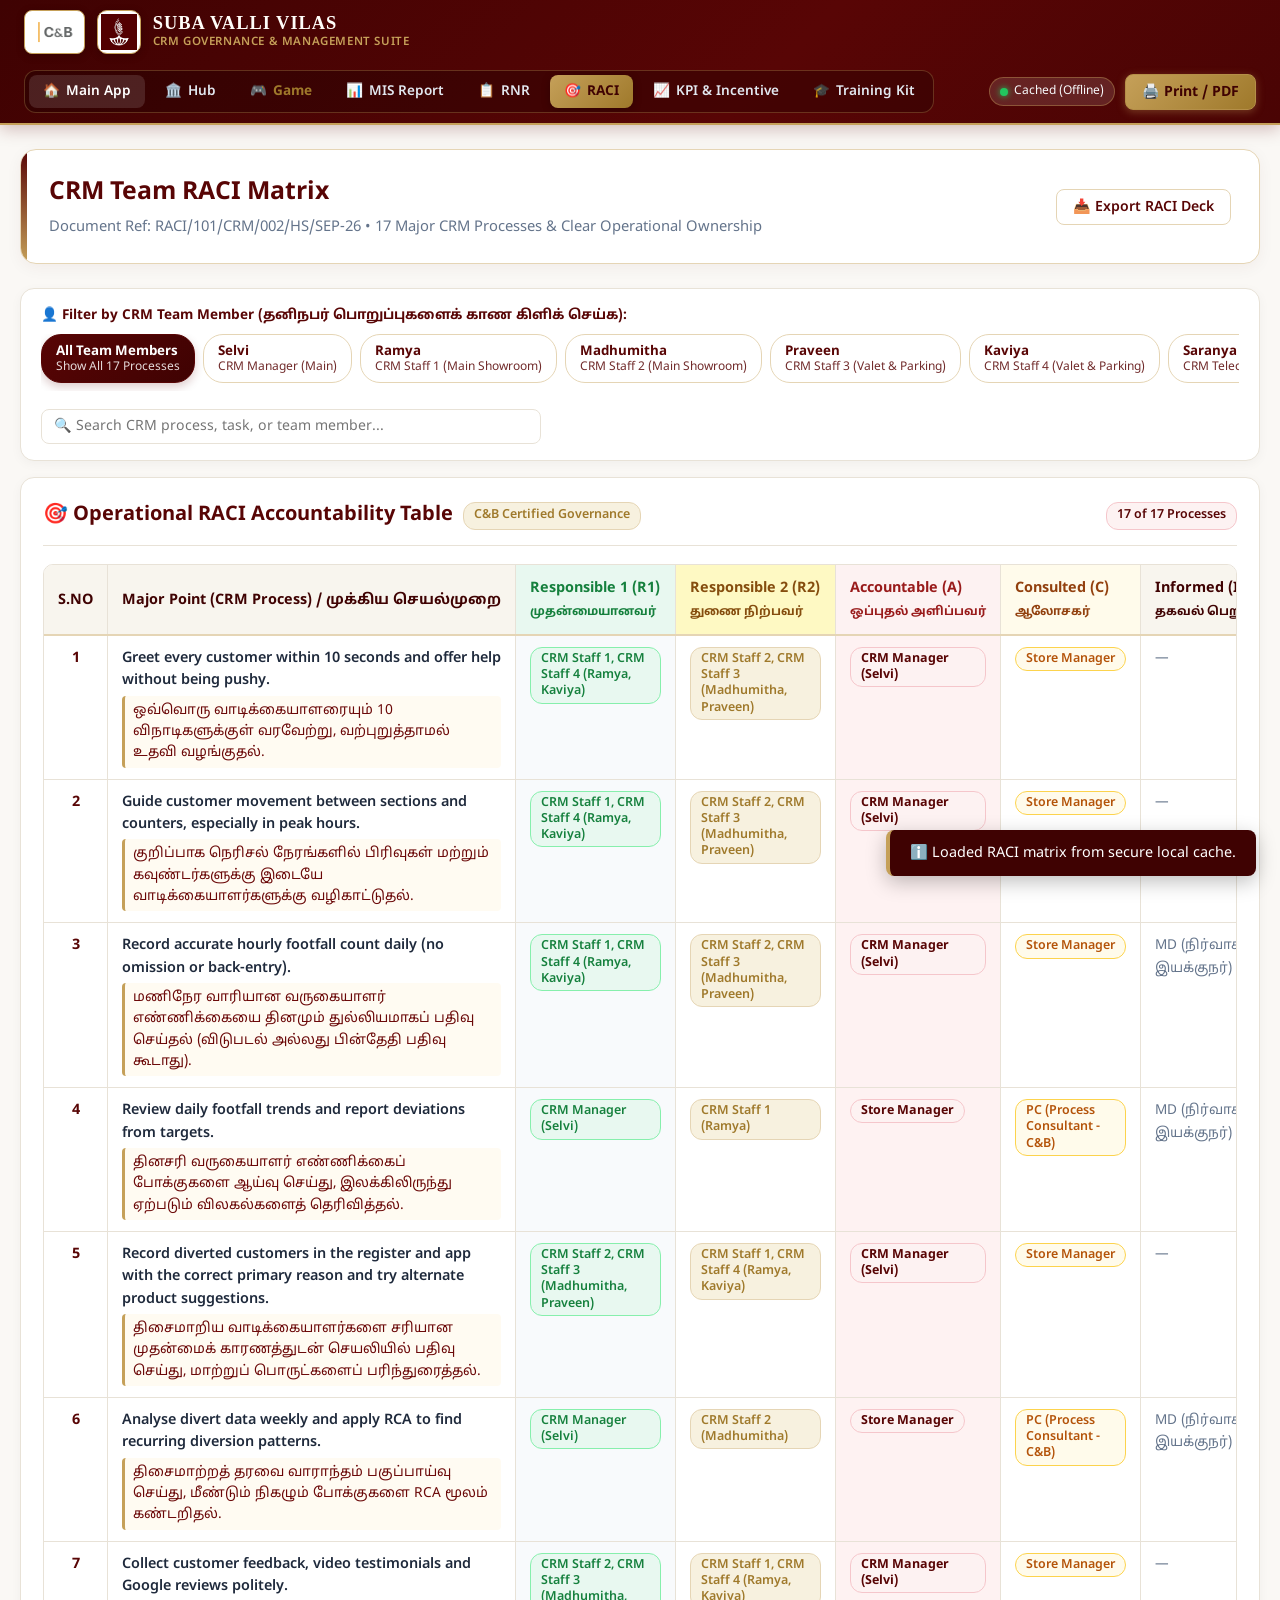
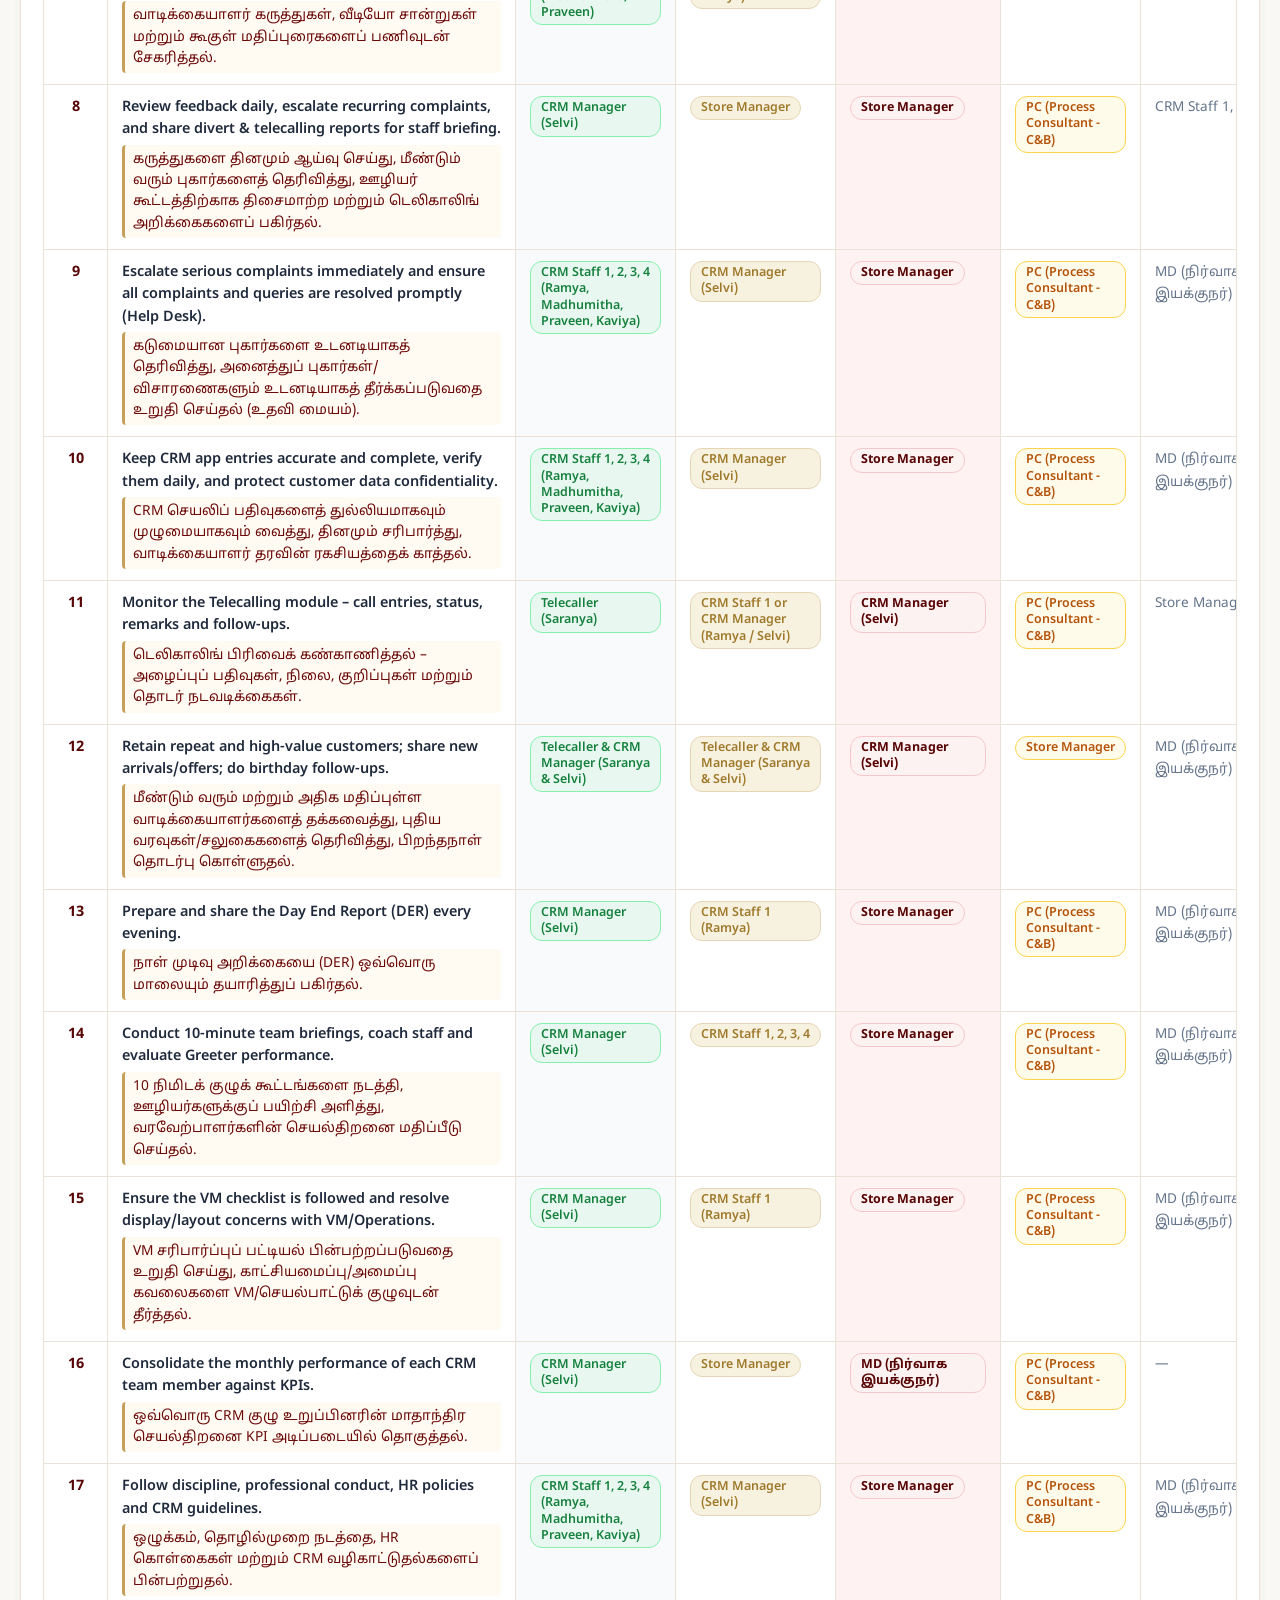
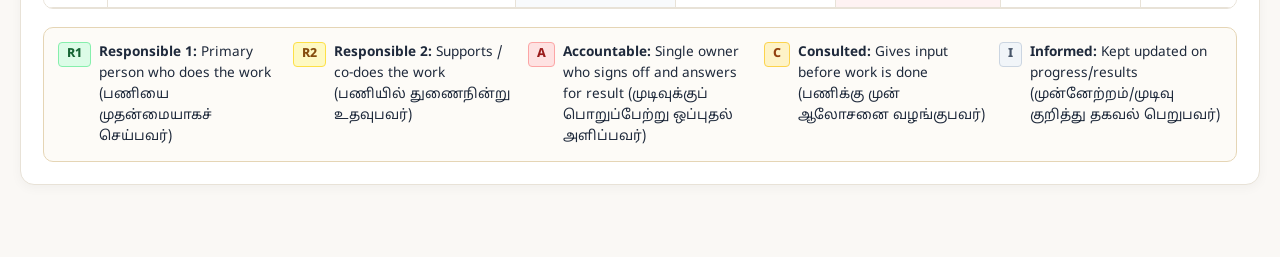
<file: raci.html>
<!DOCTYPE html>
<html lang="en">
<head>
  <meta charset="UTF-8">
  <meta name="viewport" content="width=device-width, initial-scale=1.0">
  <title>Suba Valli Vilas | CRM Team RACI Matrix</title>
  <link rel="icon" type="image/png" href="svv-logo.png">
  <link rel="preconnect" href="https://fonts.googleapis.com">
  <link rel="preconnect" href="https://fonts.gstatic.com" crossorigin>
  <link href="https://fonts.googleapis.com/css2?family=Cinzel:wght@600;700;800&family=Noto+Sans+Tamil:wght@400;500;600;700&display=swap" rel="stylesheet">
  <link rel="stylesheet" href="governance-shared.css">
  <style>
    .raci-member-chips-wrap {
      display: flex;
      gap: 8px;
      overflow-x: auto;
      padding-bottom: 8px;
      margin-bottom: 18px;
    }
    .raci-chip-btn {
      padding: 8px 14px;
      border-radius: 20px;
      border: 1.5px solid var(--svv-border-gold);
      background: #FFFFFF;
      color: var(--svv-maroon);
      cursor: pointer;
      display: inline-flex;
      flex-direction: column;
      align-items: flex-start;
      white-space: nowrap;
      transition: all 0.2s ease;
    }
    .raci-chip-btn:hover {
      background: var(--svv-gold-light);
      border-color: var(--svv-gold);
    }
    .raci-chip-btn.active {
      background: linear-gradient(135deg, var(--svv-maroon) 0%, #3F0202 100%);
      color: #FFFFFF;
      border-color: var(--svv-maroon);
      box-shadow: 0 4px 10px rgba(88, 5, 5, 0.2);
    }
    .raci-legend-grid {
      display: grid;
      grid-template-columns: repeat(auto-fit, minmax(220px, 1fr));
      gap: 12px;
      margin-top: 18px;
      padding: 14px;
      background: #FDFBF7;
      border-radius: 10px;
      border: 1px solid var(--svv-border-gold);
    }
    .raci-legend-item {
      display: flex;
      align-items: flex-start;
      gap: 8px;
      font-size: 0.85rem;
    }
    .raci-tag {
      font-weight: 800;
      padding: 2px 8px;
      border-radius: 4px;
      font-size: 0.78rem;
    }
    .tag-r1 { background: #DCFCE7; color: #166534; border: 1px solid #86EFAC; }
    .tag-r2 { background: #FEF9C3; color: #854D0E; border: 1px solid #FDE047; }
    .tag-a { background: #FEE2E2; color: #991B1B; border: 1px solid #FCA5A5; }
    .tag-c { background: #FEF3C7; color: #92400E; border: 1px solid #FCD34D; }
    .tag-i { background: #F1F5F9; color: #475569; border: 1px solid #CBD5E1; }
  </style>
</head>
<body>

  <!-- UNIFIED TOP NAVIGATION -->
  <header class="gov-top-bar">
    <div class="gov-bar-inner">
      <a href="crm-hub.html" class="gov-brand">
        <div class="gov-cb-badge" title="Consulting & Beyond (C&B)">
          <img src="cb-logo.png" alt="C&B Consulting & Beyond">
        </div>
        <div class="gov-logo-badge" title="Suba Valli Vilas Jewellery">
          <img src="svv-logo.png" alt="Suba Valli Vilas">
        </div>
        <div>
          <div class="gov-brand-title">SUBA VALLI VILAS</div>
          <div class="gov-brand-sub">CRM GOVERNANCE &amp; MANAGEMENT SUITE</div>
        </div>
      </a>

      <nav class="gov-nav-links">
        <a href="index.html" class="gov-nav-link nav-home"><span>🏠</span> Main App</a>
        <a href="crm-hub.html" class="gov-nav-link"><span>🏛️</span> Hub</a>
        <a href="game.html" class="gov-nav-link" style="color:#9F792B; font-weight:700;"><span>🎮</span> Game</a>
        <a href="mis-report.html" class="gov-nav-link"><span>📊</span> MIS Report</a>
        <a href="rnr.html" class="gov-nav-link"><span>📋</span> RNR</a>
        <a href="raci.html" class="gov-nav-link active"><span>🎯</span> RACI</a>
        <a href="kpi.html" class="gov-nav-link"><span>📈</span> KPI &amp; Incentive</a>
        <a href="training.html" class="gov-nav-link"><span>🎓</span> Training Kit</a>
      </nav>

      <div class="gov-bar-actions">
        <div class="gov-sync-badge" id="btnSyncGSheet" title="Click to refresh from Google Sheet">
          <span class="gov-sync-dot"></span>
          <span id="syncStatusText">GSheet Linked</span>
        </div>
        <button class="btn-gov btn-gov-gold no-print" onclick="window.print()">🖨️ Print / PDF</button>
      </div>
    </div>
  </header>

  <!-- MAIN CONTENT -->
  <main class="gov-main">
    <div class="gov-hero">
      <div>
        <h1 class="gov-hero-title">CRM Team RACI Matrix</h1>
        <p class="gov-hero-desc">Document Ref: RACI/101/CRM/002/HS/SEP-26 • 17 Major CRM Processes &amp; Clear Operational Ownership</p>
      </div>
      <div class="gov-hero-actions no-print">
        <button class="btn-gov btn-gov-outline" onclick="window.print()">📥 Export RACI Deck</button>
      </div>
    </div>

    <!-- FILTER BY TEAM MEMBER CHIPS -->
    <div class="gov-card no-print" style="padding: 16px 20px; margin-bottom: 16px;">
      <div style="font-size: 0.85rem; font-weight: 700; color: var(--svv-maroon); margin-bottom: 8px;">
        👤 Filter by CRM Team Member (தனிநபர் பொறுப்புகளைக் காண கிளிக் செய்க):
      </div>
      <div class="raci-member-chips-wrap" id="raciMemberChips">
        <!-- Rendered via raci.js -->
      </div>
      <div>
        <input type="text" id="raciSearchInput" class="gov-input" style="width: 100%; max-width: 500px;" placeholder="🔍 Search CRM process, task, or team member...">
      </div>
    </div>

    <!-- RACI TABLE CARD -->
    <div class="gov-card">
      <div class="gov-card-header">
        <h2 class="gov-card-title">
          <span>🎯 Operational RACI Accountability Table</span>
          <span class="gov-badge gov-badge-gold">C&amp;B Certified Governance</span>
        </h2>
        <span class="gov-badge gov-badge-maroon" id="raciCountBadge">17 of 17 Processes</span>
      </div>

      <div class="gov-table-wrap">
        <table class="gov-table">
          <thead>
            <tr>
              <th style="width: 45px; text-align: center;">S.NO</th>
              <th style="min-width: 280px;">Major Point (CRM Process) / முக்கிய செயல்முறை</th>
              <th style="min-width: 160px; background: #E8F8F0; color: #15803D;">Responsible 1 (R1)<br><small>முதன்மையானவர்</small></th>
              <th style="min-width: 160px; background: #FEF9C3; color: #854D0E;">Responsible 2 (R2)<br><small>துணை நிற்பவர்</small></th>
              <th style="min-width: 150px; background: #FDF2F2; color: #991B1B;">Accountable (A)<br><small>ஒப்புதல் அளிப்பவர்</small></th>
              <th style="min-width: 140px; background: #FFFBEB; color: #92400E;">Consulted (C)<br><small>ஆலோசகர்</small></th>
              <th style="min-width: 120px;">Informed (I)<br><small>தகவல் பெறுபவர்</small></th>
            </tr>
          </thead>
          <tbody id="raciTableBody">
            <!-- Populated via raci.js -->
          </tbody>
        </table>
      </div>

      <!-- RACI LEGEND -->
      <div class="raci-legend-grid">
        <div class="raci-legend-item">
          <span class="raci-tag tag-r1">R1</span>
          <div><strong>Responsible 1:</strong> Primary person who does the work (பணியை முதன்மையாகச் செய்பவர்)</div>
        </div>
        <div class="raci-legend-item">
          <span class="raci-tag tag-r2">R2</span>
          <div><strong>Responsible 2:</strong> Supports / co-does the work (பணியில் துணைநின்று உதவுபவர்)</div>
        </div>
        <div class="raci-legend-item">
          <span class="raci-tag tag-a">A</span>
          <div><strong>Accountable:</strong> Single owner who signs off and answers for result (முடிவுக்குப் பொறுப்பேற்று ஒப்புதல் அளிப்பவர்)</div>
        </div>
        <div class="raci-legend-item">
          <span class="raci-tag tag-c">C</span>
          <div><strong>Consulted:</strong> Gives input before work is done (பணிக்கு முன் ஆலோசனை வழங்குபவர்)</div>
        </div>
        <div class="raci-legend-item">
          <span class="raci-tag tag-i">I</span>
          <div><strong>Informed:</strong> Kept updated on progress/results (முன்னேற்றம்/முடிவு குறித்து தகவல் பெறுபவர்)</div>
        </div>
      </div>
    </div>
  </main>

  <div id="govToast" class="gov-toast"></div>

  <script src="raci.js"></script>
</body>
</html>
</file>
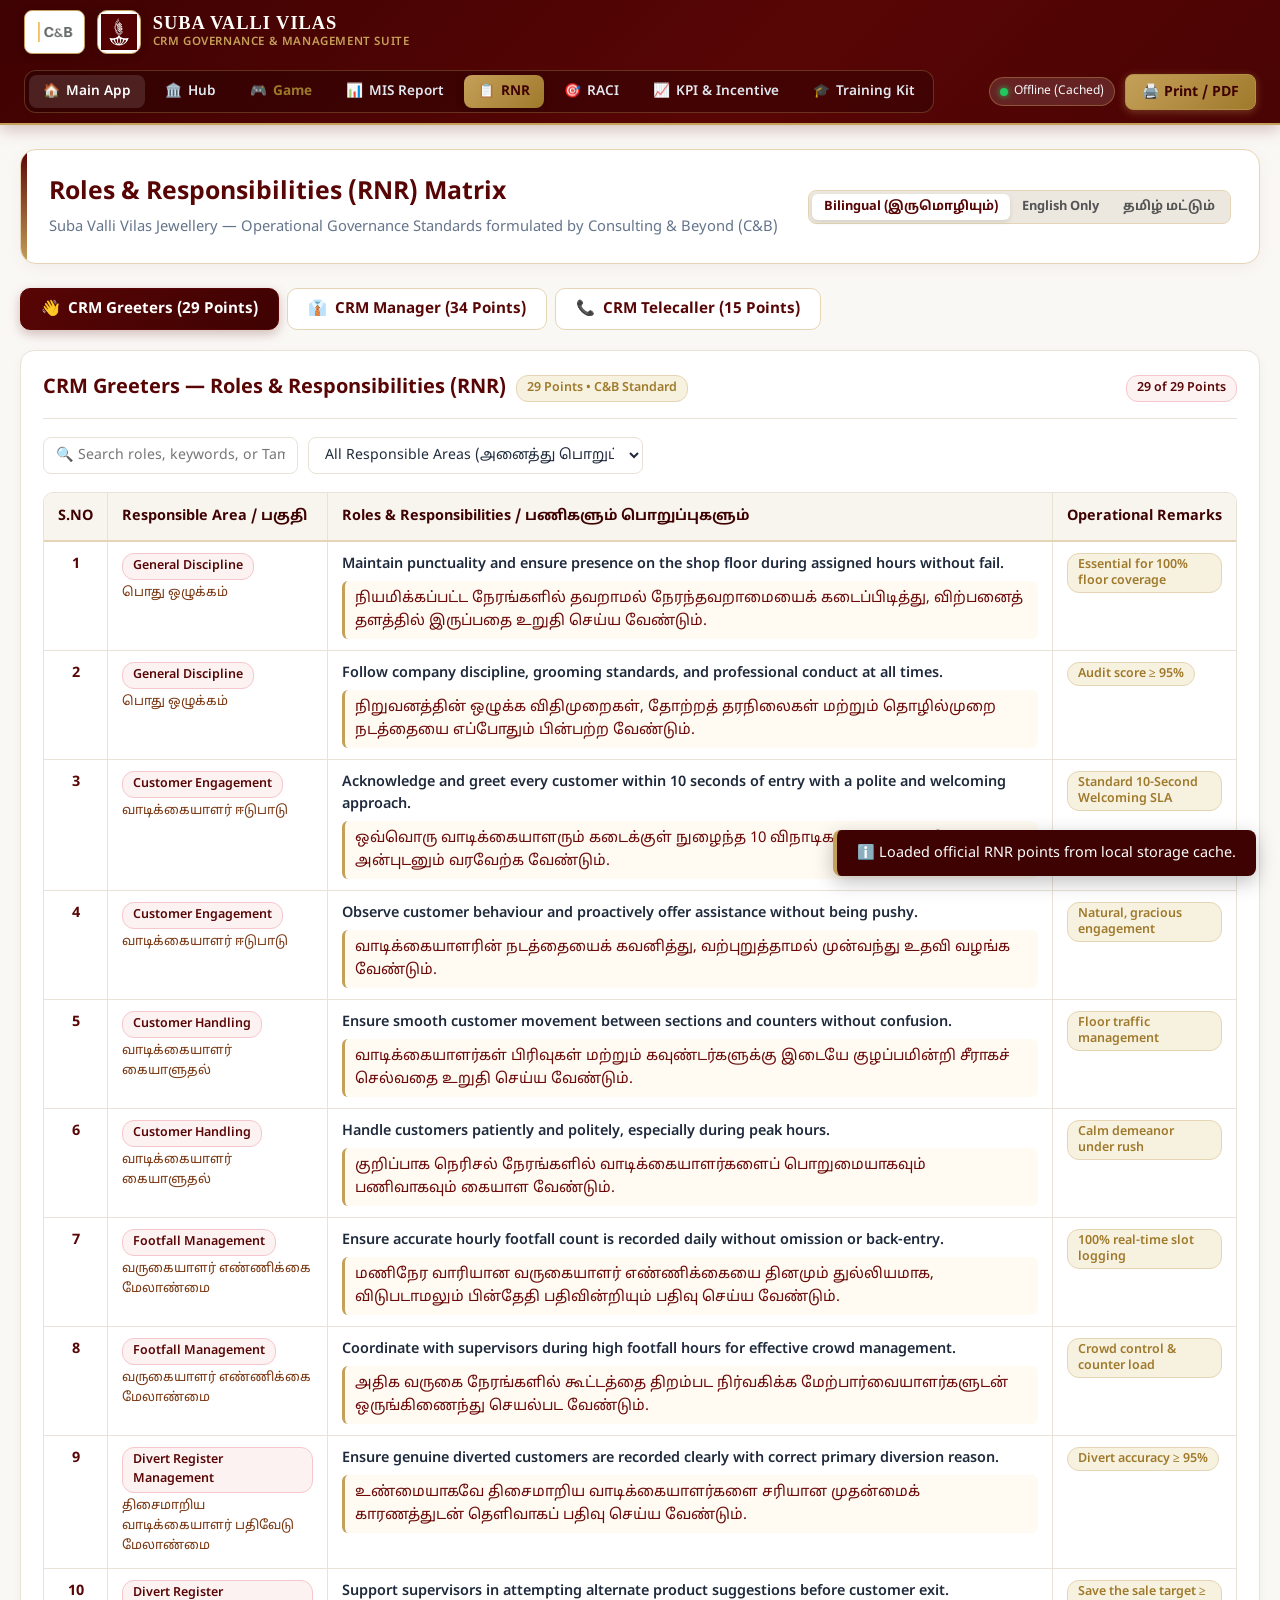
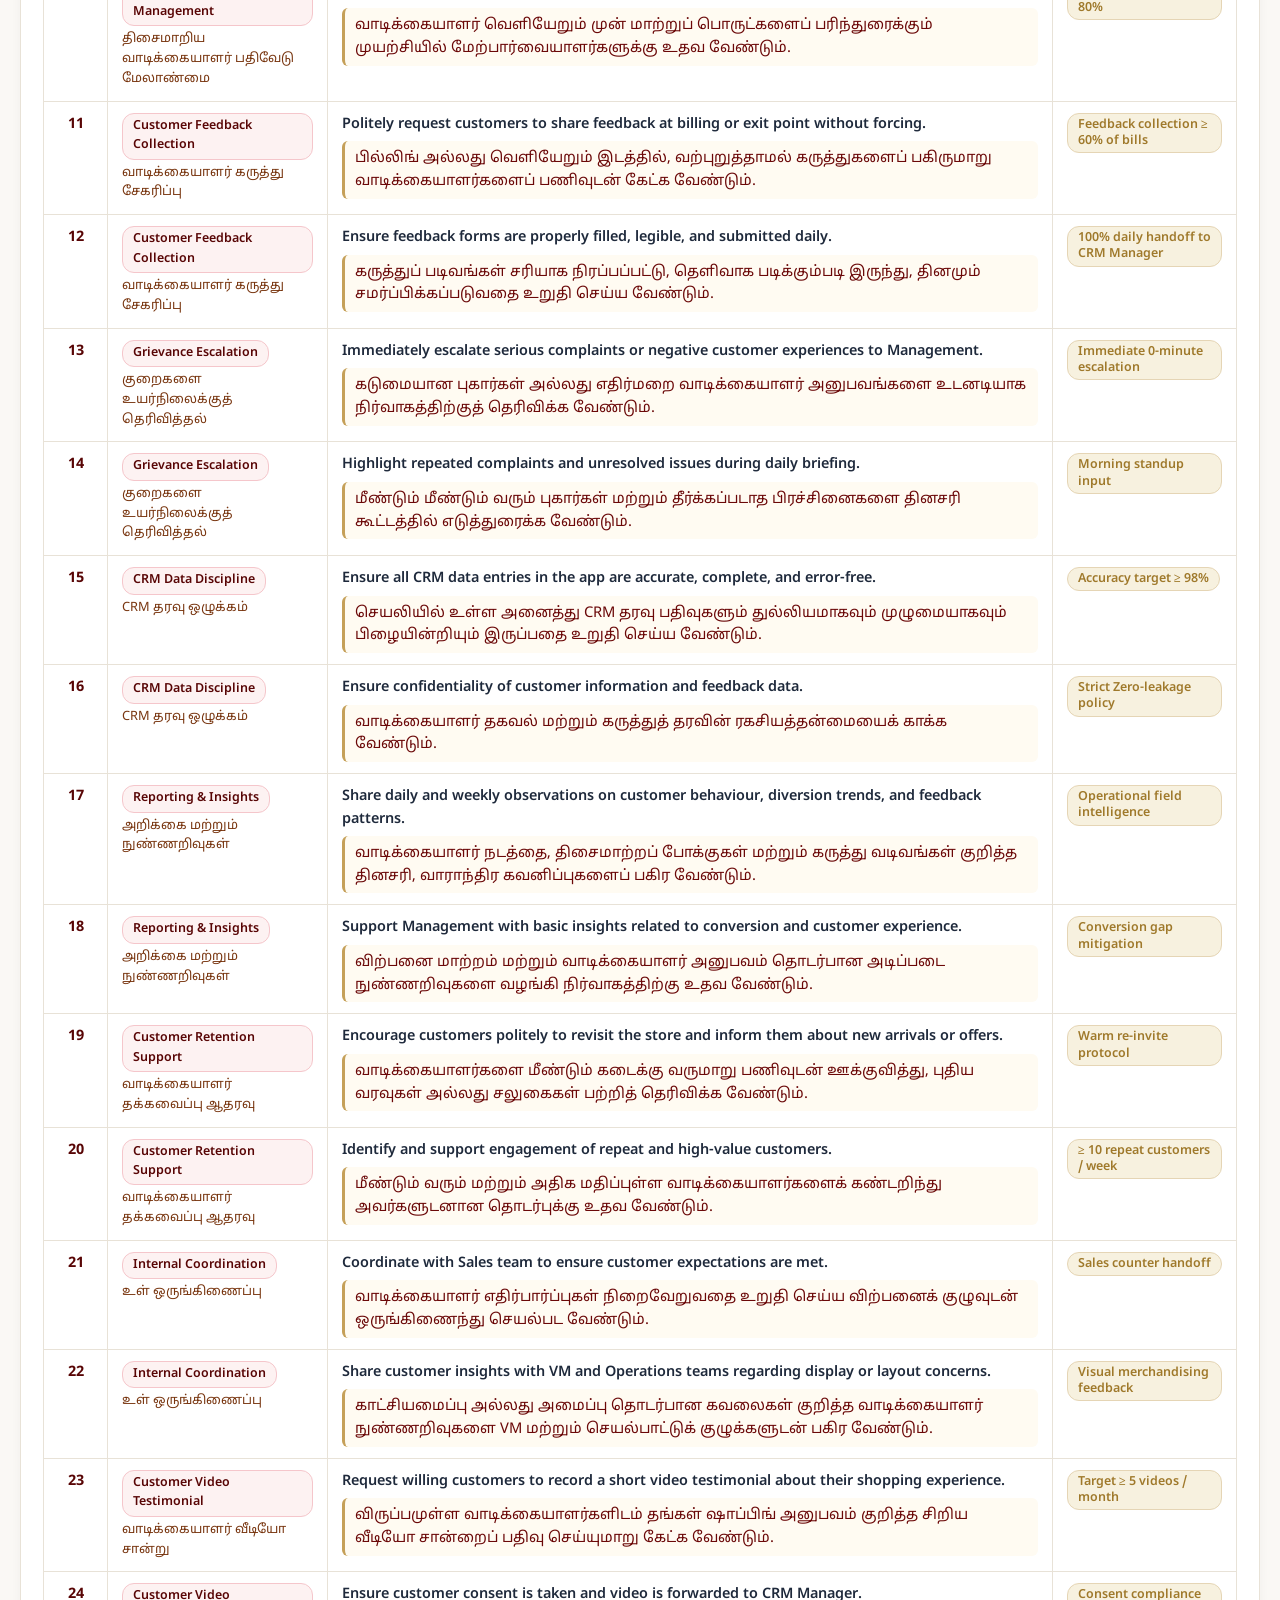
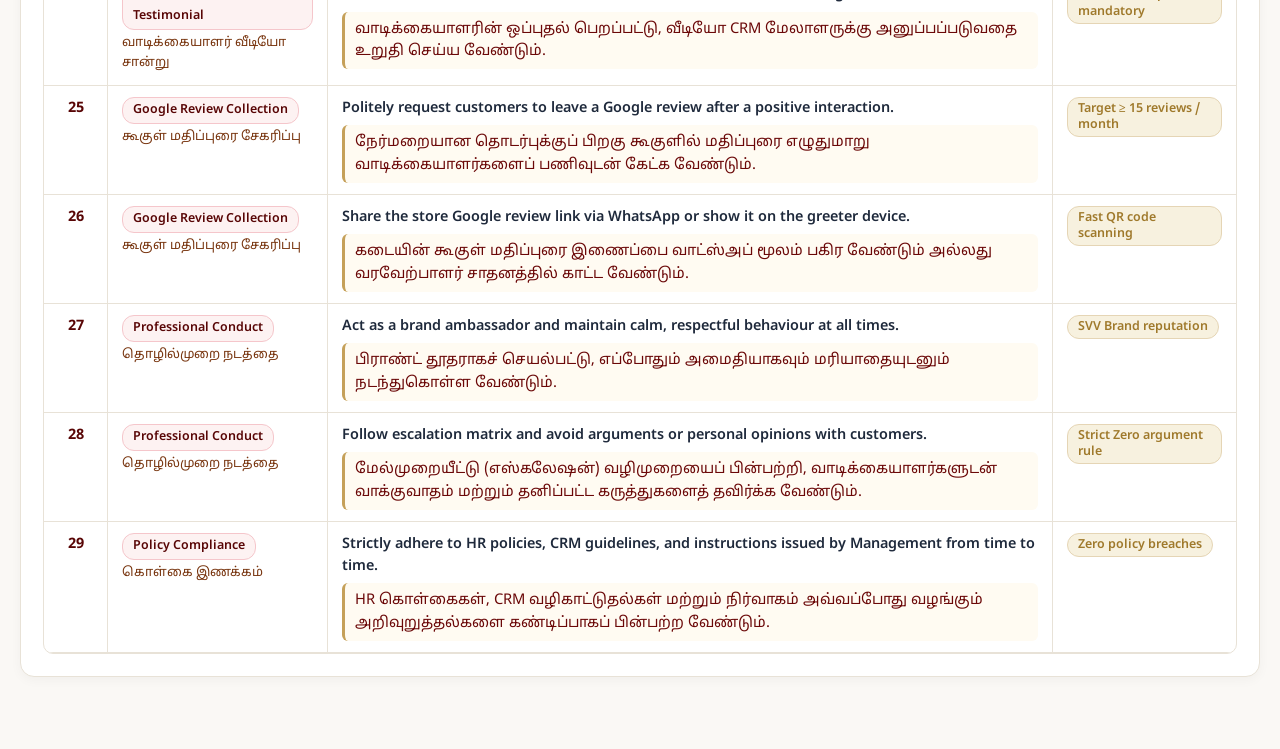
<file: rnr.html>
<!DOCTYPE html>
<html lang="en">
<head>
  <meta charset="UTF-8">
  <meta name="viewport" content="width=device-width, initial-scale=1.0">
  <title>Suba Valli Vilas | Roles & Responsibilities (RNR) - CRM Team</title>
  <link rel="icon" type="image/png" href="svv-logo.png">
  <link rel="preconnect" href="https://fonts.googleapis.com">
  <link rel="preconnect" href="https://fonts.gstatic.com" crossorigin>
  <link href="https://fonts.googleapis.com/css2?family=Cinzel:wght@600;700;800&family=Noto+Sans+Tamil:wght@400;500;600;700&display=swap" rel="stylesheet">
  <link rel="stylesheet" href="governance-shared.css">
  <style>
    .rnr-tabs-bar {
      display: flex;
      gap: 8px;
      margin-bottom: 20px;
      flex-wrap: wrap;
    }
    .rnr-tab-btn {
      padding: 10px 20px;
      border-radius: 10px;
      border: 1.5px solid var(--svv-border-gold);
      background: #FFFFFF;
      color: var(--svv-maroon);
      font-weight: 700;
      cursor: pointer;
      font-size: 0.95rem;
      display: inline-flex;
      align-items: center;
      gap: 8px;
      transition: all 0.2s ease;
    }
    .rnr-tab-btn:hover {
      background: var(--svv-gold-light);
      border-color: var(--svv-gold);
    }
    .rnr-tab-btn.active {
      background: linear-gradient(135deg, var(--svv-maroon) 0%, var(--svv-maroon-deep) 100%);
      color: #FFFFFF;
      border-color: var(--svv-maroon);
      box-shadow: 0 4px 12px rgba(88, 5, 5, 0.25);
    }
    .rnr-controls-row {
      display: flex;
      gap: 12px;
      align-items: center;
      flex-wrap: wrap;
      margin-bottom: 18px;
      justify-content: space-between;
    }
    .rnr-search-wrap {
      display: flex;
      gap: 10px;
      flex: 1;
      max-width: 600px;
    }
    .lang-segmented {
      display: inline-flex;
      background: #EDE8DF;
      padding: 3px;
      border-radius: 8px;
      border: 1px solid var(--svv-border-gold);
    }
    .lang-seg-btn {
      border: none;
      background: transparent;
      padding: 5px 12px;
      border-radius: 6px;
      font-size: 0.8rem;
      font-weight: 700;
      color: #555;
      cursor: pointer;
      transition: all 0.15s ease;
    }
    .lang-seg-btn.active {
      background: #FFFFFF;
      color: var(--svv-maroon);
      box-shadow: 0 2px 5px rgba(0,0,0,0.1);
    }
  </style>
</head>
<body>

  <!-- UNIFIED TOP NAVIGATION -->
  <header class="gov-top-bar">
    <div class="gov-bar-inner">
      <a href="crm-hub.html" class="gov-brand">
        <div class="gov-cb-badge" title="Consulting & Beyond (C&B)">
          <img src="cb-logo.png" alt="C&B Consulting & Beyond">
        </div>
        <div class="gov-logo-badge" title="Suba Valli Vilas Jewellery">
          <img src="svv-logo.png" alt="Suba Valli Vilas">
        </div>
        <div>
          <div class="gov-brand-title">SUBA VALLI VILAS</div>
          <div class="gov-brand-sub">CRM GOVERNANCE &amp; MANAGEMENT SUITE</div>
        </div>
      </a>

      <nav class="gov-nav-links">
        <a href="index.html" class="gov-nav-link nav-home"><span>🏠</span> Main App</a>
        <a href="crm-hub.html" class="gov-nav-link"><span>🏛️</span> Hub</a>
        <a href="game.html" class="gov-nav-link" style="color:#9F792B; font-weight:700;"><span>🎮</span> Game</a>
        <a href="mis-report.html" class="gov-nav-link"><span>📊</span> MIS Report</a>
        <a href="rnr.html" class="gov-nav-link active"><span>📋</span> RNR</a>
        <a href="raci.html" class="gov-nav-link"><span>🎯</span> RACI</a>
        <a href="kpi.html" class="gov-nav-link"><span>📈</span> KPI &amp; Incentive</a>
        <a href="training.html" class="gov-nav-link"><span>🎓</span> Training Kit</a>
      </nav>

      <div class="gov-bar-actions">
        <div class="gov-sync-badge" id="btnSyncGSheet" title="Click to refresh from Google Sheet">
          <span class="gov-sync-dot"></span>
          <span id="syncStatusText">GSheet Linked</span>
        </div>
        <button class="btn-gov btn-gov-gold no-print" onclick="window.print()">🖨️ Print / PDF</button>
      </div>
    </div>
  </header>

  <!-- MAIN CONTENT -->
  <main class="gov-main">
    <div class="gov-hero">
      <div>
        <h1 class="gov-hero-title">Roles &amp; Responsibilities (RNR) Matrix</h1>
        <p class="gov-hero-desc">Suba Valli Vilas Jewellery — Operational Governance Standards formulated by Consulting &amp; Beyond (C&amp;B)</p>
      </div>
      <div class="gov-hero-actions no-print">
        <div class="lang-segmented">
          <button class="lang-seg-btn active" data-rnr-lang="both">Bilingual (இருமொழியும்)</button>
          <button class="lang-seg-btn" data-rnr-lang="en">English Only</button>
          <button class="lang-seg-btn" data-rnr-lang="ta">தமிழ் மட்டும்</button>
        </div>
      </div>
    </div>

    <!-- ROLE SWITCHER TABS -->
    <div class="rnr-tabs-bar no-print">
      <button class="rnr-tab-btn active" data-rnr-role="greeter">
        <span>👋</span> CRM Greeters (29 Points)
      </button>
      <button class="rnr-tab-btn" data-rnr-role="manager">
        <span>👔</span> CRM Manager (34 Points)
      </button>
      <button class="rnr-tab-btn" data-rnr-role="telecaller">
        <span>📞</span> CRM Telecaller (15 Points)
      </button>
    </div>

    <!-- RNR TABLE CARD -->
    <div class="gov-card">
      <div class="gov-card-header">
        <h2 class="gov-card-title">
          <span id="rnrCurrentRoleTitle">CRM Greeters — Roles &amp; Responsibilities (RNR)</span>
          <span class="gov-badge gov-badge-gold" id="rnrCurrentRoleBadge">29 Points • C&amp;B Standard</span>
        </h2>
        <span class="gov-badge gov-badge-maroon" id="rnrRowCountBadge">29 of 29 Points</span>
      </div>

      <!-- FILTER CONTROLS -->
      <div class="rnr-controls-row no-print">
        <div class="rnr-search-wrap">
          <input type="text" id="rnrSearchInput" class="gov-input" style="flex:1;" placeholder="🔍 Search roles, keywords, or Tamil terms...">
          <select id="rnrAreaFilter" class="gov-select" style="min-width: 240px;">
            <option value="ALL">All Responsible Areas</option>
          </select>
        </div>
      </div>

      <!-- TABLE -->
      <div class="gov-table-wrap">
        <table class="gov-table">
          <thead>
            <tr>
              <th style="width: 55px; text-align: center;">S.NO</th>
              <th style="width: 220px;">Responsible Area / பகுதி</th>
              <th>Roles &amp; Responsibilities / பணிகளும் பொறுப்புகளும்</th>
              <th style="width: 180px;">Operational Remarks</th>
            </tr>
          </thead>
          <tbody id="rnrTableBody">
            <!-- Populated via rnr.js -->
          </tbody>
        </table>
      </div>
    </div>
  </main>

  <!-- TOAST NOTIFICATION -->
  <div id="govToast" class="gov-toast"></div>

  <script src="rnr.js"></script>
</body>
</html>
</file>
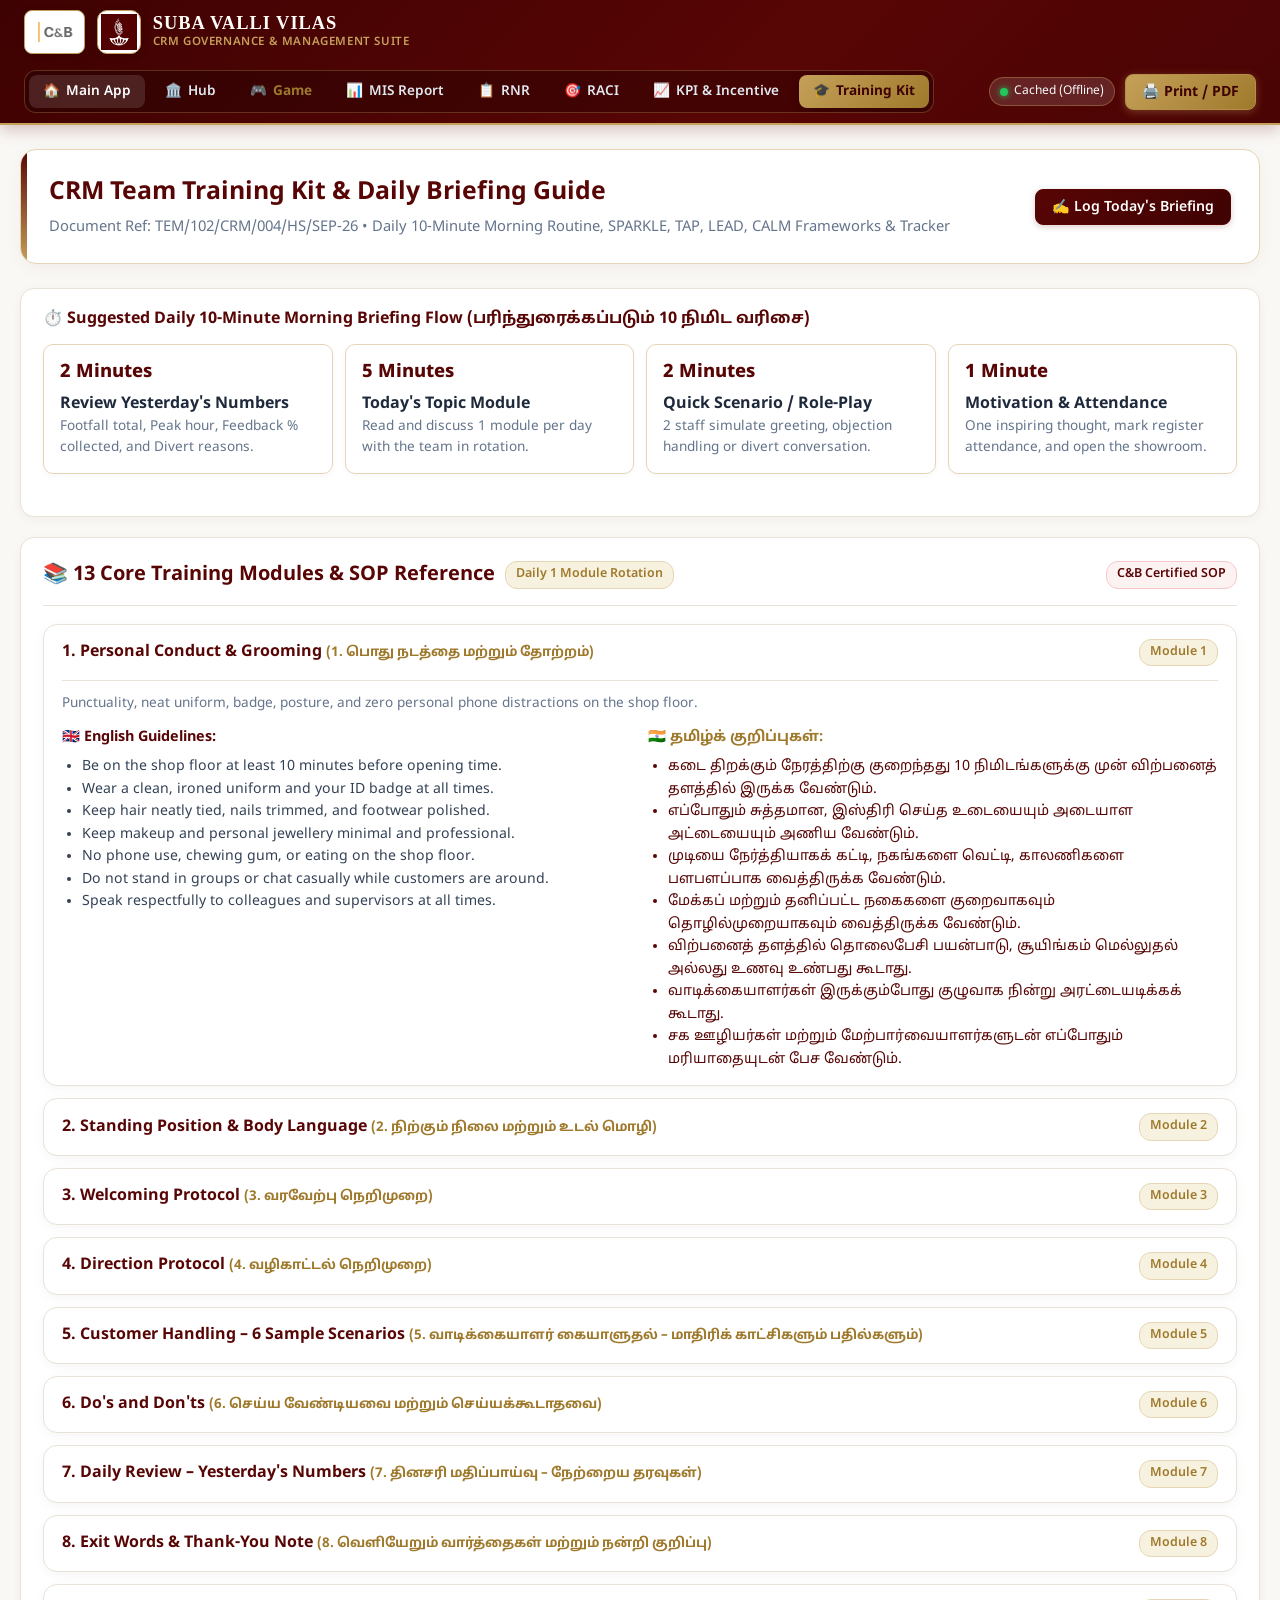
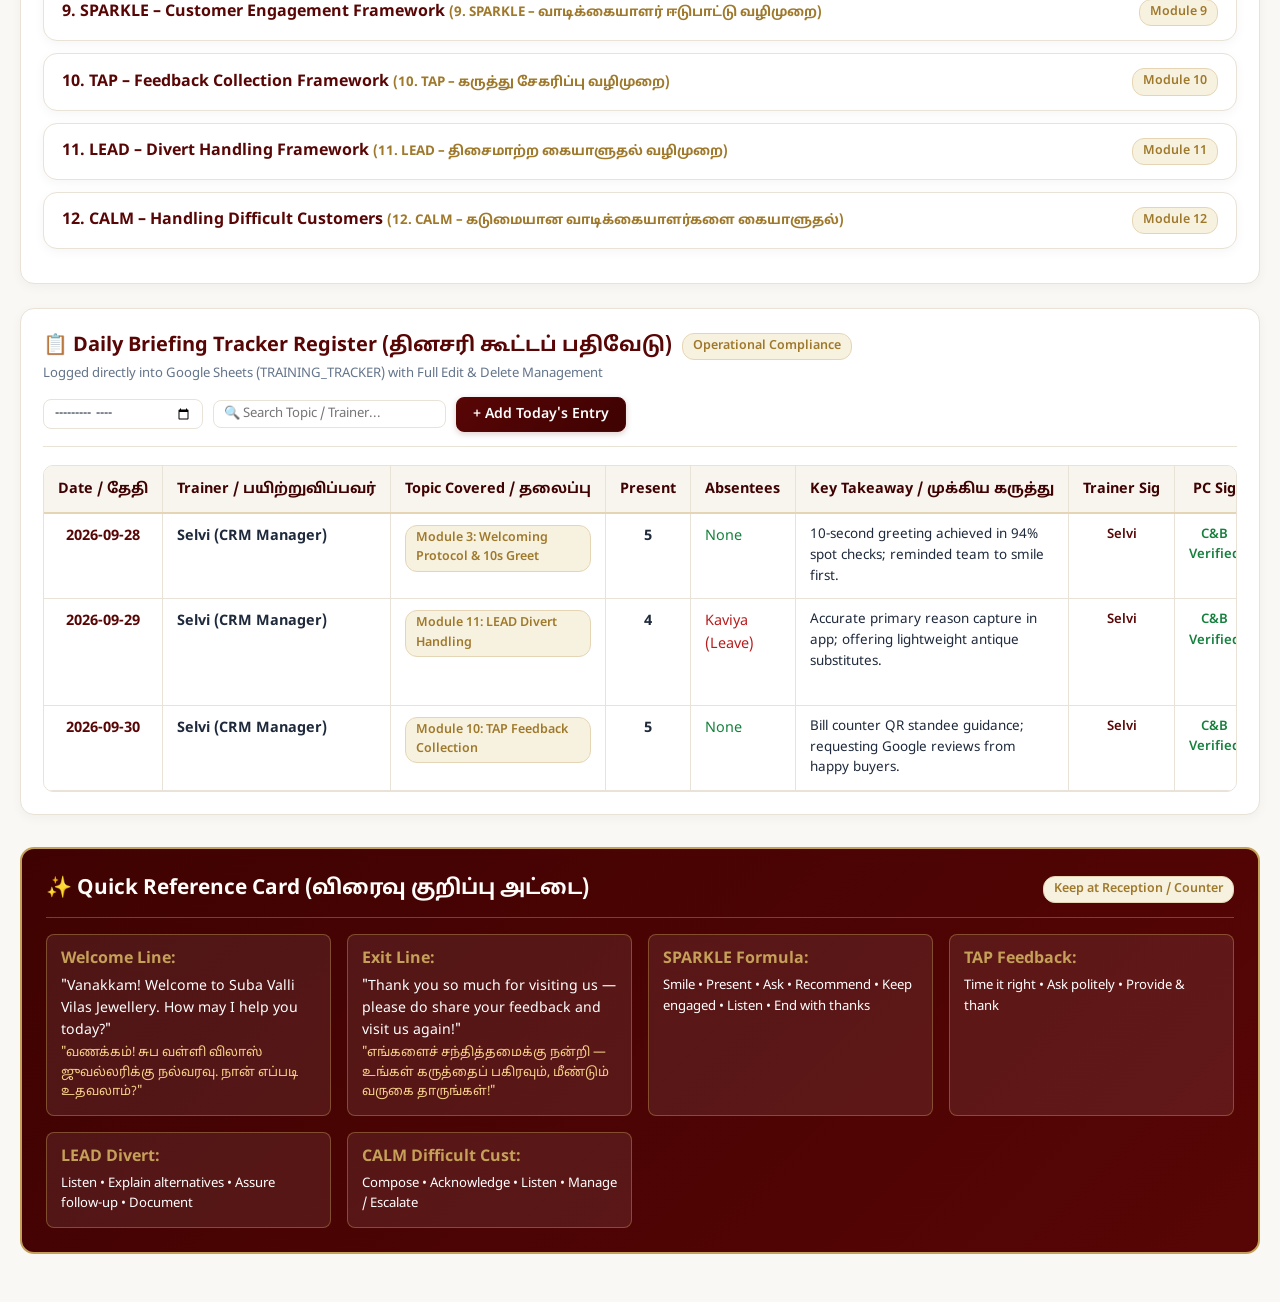
<file: training.html>
<!DOCTYPE html>
<html lang="en">
<head>
  <meta charset="UTF-8">
  <meta name="viewport" content="width=device-width, initial-scale=1.0">
  <title>Suba Valli Vilas | CRM Team Training Kit &amp; Daily Briefing Guide</title>
  <link rel="icon" type="image/png" href="svv-logo.png">
  <link rel="preconnect" href="https://fonts.googleapis.com">
  <link rel="preconnect" href="https://fonts.gstatic.com" crossorigin>
  <link href="https://fonts.googleapis.com/css2?family=Cinzel:wght@600;700;800&family=Noto+Sans+Tamil:wght@400;500;600;700&display=swap" rel="stylesheet">
  <link rel="stylesheet" href="governance-shared.css">
  <style>
    .training-flow-grid {
      display: grid;
      grid-template-columns: repeat(auto-fit, minmax(220px, 1fr));
      gap: 12px;
      margin-bottom: 24px;
    }
    .flow-card {
      background: #FFFFFF;
      border: 1px solid var(--svv-border-gold);
      border-radius: 10px;
      padding: 14px 16px;
      box-shadow: 0 2px 6px rgba(0,0,0,0.03);
    }
    .flow-min {
      font-weight: 800;
      color: var(--svv-maroon);
      font-size: 1.15rem;
      margin-bottom: 4px;
    }
    .flow-desc {
      font-size: 0.85rem;
      color: var(--svv-muted);
    }
    .quick-ref-card {
      background: linear-gradient(135deg, #3F0202 0%, #580505 100%);
      color: #FFFFFF;
      border: 2px solid var(--svv-gold);
      border-radius: 14px;
      padding: 24px;
      margin-top: 32px;
    }
    .quick-ref-grid {
      display: grid;
      grid-template-columns: repeat(auto-fit, minmax(260px, 1fr));
      gap: 16px;
      margin-top: 16px;
    }
    .ref-box {
      background: rgba(255, 255, 255, 0.08);
      border: 1px solid rgba(197, 160, 89, 0.4);
      border-radius: 8px;
      padding: 12px 14px;
    }
  </style>
</head>
<body>

  <!-- UNIFIED TOP NAVIGATION -->
  <header class="gov-top-bar">
    <div class="gov-bar-inner">
      <a href="crm-hub.html" class="gov-brand">
        <div class="gov-cb-badge" title="Consulting & Beyond (C&B)">
          <img src="cb-logo.png" alt="C&B Consulting & Beyond">
        </div>
        <div class="gov-logo-badge" title="Suba Valli Vilas Jewellery">
          <img src="svv-logo.png" alt="Suba Valli Vilas">
        </div>
        <div>
          <div class="gov-brand-title">SUBA VALLI VILAS</div>
          <div class="gov-brand-sub">CRM GOVERNANCE &amp; MANAGEMENT SUITE</div>
        </div>
      </a>

      <nav class="gov-nav-links">
        <a href="index.html" class="gov-nav-link nav-home"><span>🏠</span> Main App</a>
        <a href="crm-hub.html" class="gov-nav-link"><span>🏛️</span> Hub</a>
        <a href="game.html" class="gov-nav-link" style="color:#9F792B; font-weight:700;"><span>🎮</span> Game</a>
        <a href="mis-report.html" class="gov-nav-link"><span>📊</span> MIS Report</a>
        <a href="rnr.html" class="gov-nav-link"><span>📋</span> RNR</a>
        <a href="raci.html" class="gov-nav-link"><span>🎯</span> RACI</a>
        <a href="kpi.html" class="gov-nav-link"><span>📈</span> KPI &amp; Incentive</a>
        <a href="training.html" class="gov-nav-link active"><span>🎓</span> Training Kit</a>
      </nav>

      <div class="gov-bar-actions">
        <div class="gov-sync-badge" id="btnSyncGSheet" title="Click to refresh from Google Sheet">
          <span class="gov-sync-dot"></span>
          <span id="syncStatusText">GSheet Linked</span>
        </div>
        <button class="btn-gov btn-gov-gold no-print" onclick="window.print()">🖨️ Print / PDF</button>
      </div>
    </div>
  </header>

  <!-- MAIN CONTENT -->
  <main class="gov-main">
    <div class="gov-hero">
      <div>
        <h1 class="gov-hero-title">CRM Team Training Kit &amp; Daily Briefing Guide</h1>
        <p class="gov-hero-desc">Document Ref: TEM/102/CRM/004/HS/SEP-26 • Daily 10-Minute Morning Routine, SPARKLE, TAP, LEAD, CALM Frameworks &amp; Tracker</p>
      </div>
      <div class="gov-hero-actions no-print">
        <button class="btn-gov btn-gov-primary" id="btnOpenAddLogModal">✍️ Log Today's Briefing</button>
      </div>
    </div>

    <!-- SUGGESTED 10-MINUTE MORNING FLOW -->
    <div class="gov-card" style="padding: 18px 22px; margin-bottom: 20px;">
      <h3 style="font-size: 1rem; color: var(--svv-maroon); font-weight: 700; margin-bottom: 12px;">
        ⏱️ Suggested Daily 10-Minute Morning Briefing Flow (பரிந்துரைக்கப்படும் 10 நிமிட வரிசை)
      </h3>
      <div class="training-flow-grid">
        <div class="flow-card">
          <div class="flow-min">2 Minutes</div>
          <strong>Review Yesterday's Numbers</strong>
          <div class="flow-desc">Footfall total, Peak hour, Feedback % collected, and Divert reasons.</div>
        </div>
        <div class="flow-card">
          <div class="flow-min">5 Minutes</div>
          <strong>Today's Topic Module</strong>
          <div class="flow-desc">Read and discuss 1 module per day with the team in rotation.</div>
        </div>
        <div class="flow-card">
          <div class="flow-min">2 Minutes</div>
          <strong>Quick Scenario / Role-Play</strong>
          <div class="flow-desc">2 staff simulate greeting, objection handling or divert conversation.</div>
        </div>
        <div class="flow-card">
          <div class="flow-min">1 Minute</div>
          <strong>Motivation &amp; Attendance</strong>
          <div class="flow-desc">One inspiring thought, mark register attendance, and open the showroom.</div>
        </div>
      </div>
    </div>

    <!-- 13 MODULES ACCORDION -->
    <div class="gov-card">
      <div class="gov-card-header">
        <h2 class="gov-card-title">
          <span>📚 13 Core Training Modules &amp; SOP Reference</span>
          <span class="gov-badge gov-badge-gold">Daily 1 Module Rotation</span>
        </h2>
        <span class="gov-badge gov-badge-maroon">C&amp;B Certified SOP</span>
      </div>

      <div id="trainingModulesAccordion">
        <!-- Loaded via training.js -->
      </div>
    </div>

    <!-- DAILY BRIEFING TRACKER TABLE -->
    <div class="gov-card" style="margin-top: 24px;">
      <div class="gov-card-header" style="flex-wrap: wrap; gap: 12px;">
        <div>
          <h2 class="gov-card-title">
            <span>📋 Daily Briefing Tracker Register (தினசரி கூட்டப் பதிவேடு)</span>
            <span class="gov-badge gov-badge-gold">Operational Compliance</span>
          </h2>
          <div style="font-size:0.82rem; color:var(--svv-muted); margin-top:2px;">Logged directly into Google Sheets (TRAINING_TRACKER) with Full Edit &amp; Delete Management</div>
        </div>
        <div style="display:flex; align-items:center; gap:10px; flex-wrap:wrap;">
          <input type="month" id="filterTrackerMonth" class="gov-input" style="padding:5px 10px; font-size:0.82rem;" title="Filter by Month">
          <input type="text" id="filterTrackerSearch" class="gov-input" placeholder="🔍 Search Topic / Trainer..." style="padding:5px 10px; font-size:0.82rem; min-width:180px;">
          <button class="btn-gov btn-gov-primary btn-sm no-print" id="btnOpenAddLogModal">
            + Add Today's Entry
          </button>
        </div>
      </div>

      <div class="gov-table-wrap">
        <table class="gov-table">
          <thead>
            <tr>
              <th style="width: 100px; text-align: center;">Date / தேதி</th>
              <th style="min-width: 150px;">Trainer / பயிற்றுவிப்பவர்</th>
              <th style="min-width: 180px;">Topic Covered / தலைப்பு</th>
              <th style="width: 75px; text-align: center;">Present</th>
              <th style="min-width: 105px;">Absentees</th>
              <th style="min-width: 200px;">Key Takeaway / முக்கிய கருத்து</th>
              <th style="width: 85px; text-align: center;">Trainer Sig</th>
              <th style="width: 85px; text-align: center;">PC Sig</th>
              <th style="min-width: 140px;">Action Taken</th>
              <th style="width: 130px; text-align: center;">Actions / நடவடிக்கை</th>
            </tr>
          </thead>
          <tbody id="trackerTableBody">
            <!-- Populated via training.js -->
          </tbody>
        </table>
      </div>
    </div>

    <!-- QUICK REFERENCE CARD -->
    <div class="quick-ref-card">
      <div style="display:flex; justify-content:space-between; align-items:center; border-bottom:1px solid rgba(197,160,89,0.4); padding-bottom:12px;">
        <h2 style="font-family:var(--font-serif); color:#FFFDF9; font-size:1.3rem;">
          ✨ Quick Reference Card (விரைவு குறிப்பு அட்டை)
        </h2>
        <span class="gov-badge gov-badge-gold">Keep at Reception / Counter</span>
      </div>

      <div class="quick-ref-grid">
        <div class="ref-box">
          <strong style="color:var(--svv-gold);">Welcome Line:</strong>
          <p style="font-size:0.88rem; margin-top:4px;">"Vanakkam! Welcome to Suba Valli Vilas Jewellery. How may I help you today?"</p>
          <p style="font-family:'Noto Sans Tamil', serif; font-size:0.8rem; color:#F5D089; margin-top:2px;">"வணக்கம்! சுப வள்ளி விலாஸ் ஜுவல்லரிக்கு நல்வரவு. நான் எப்படி உதவலாம்?"</p>
        </div>

        <div class="ref-box">
          <strong style="color:var(--svv-gold);">Exit Line:</strong>
          <p style="font-size:0.88rem; margin-top:4px;">"Thank you so much for visiting us — please do share your feedback and visit us again!"</p>
          <p style="font-family:'Noto Sans Tamil', serif; font-size:0.8rem; color:#F5D089; margin-top:2px;">"எங்களைச் சந்தித்தமைக்கு நன்றி — உங்கள் கருத்தைப் பகிரவும், மீண்டும் வருகை தாருங்கள்!"</p>
        </div>

        <div class="ref-box">
          <strong style="color:var(--svv-gold);">SPARKLE Formula:</strong>
          <p style="font-size:0.82rem; margin-top:4px;">Smile • Present • Ask • Recommend • Keep engaged • Listen • End with thanks</p>
        </div>

        <div class="ref-box">
          <strong style="color:var(--svv-gold);">TAP Feedback:</strong>
          <p style="font-size:0.82rem; margin-top:4px;">Time it right • Ask politely • Provide &amp; thank</p>
        </div>

        <div class="ref-box">
          <strong style="color:var(--svv-gold);">LEAD Divert:</strong>
          <p style="font-size:0.82rem; margin-top:4px;">Listen • Explain alternatives • Assure follow-up • Document</p>
        </div>

        <div class="ref-box">
          <strong style="color:var(--svv-gold);">CALM Difficult Cust:</strong>
          <p style="font-size:0.82rem; margin-top:4px;">Compose • Acknowledge • Listen • Manage / Escalate</p>
        </div>
      </div>
    </div>
  </main>

  <!-- ADD / EDIT BRIEFING LOG MODAL -->
  <div class="gov-modal-overlay" id="modalAddLog">
    <div class="gov-modal-card">
      <div style="display:flex; justify-content:space-between; align-items:center; margin-bottom:16px;">
        <h3 id="modalLogTitle" style="font-family:var(--font-serif); color:var(--svv-maroon);">✍️ Log Daily Morning Briefing</h3>
        <button type="button" class="btn-gov btn-gov-outline btn-sm" id="btnCloseModal">✕</button>
      </div>
      <form id="formAddLog">
        <input type="hidden" id="logSessionId">
        <div style="display:grid; grid-template-columns:1fr 1fr; gap:12px; margin-bottom:12px;">
          <div>
            <label style="font-size:0.82rem; font-weight:700;">Date:</label>
            <input type="date" id="logDate" class="gov-input" style="width:100%;" required>
          </div>
          <div>
            <label style="font-size:0.82rem; font-weight:700;">Trainer / Conducted By:</label>
            <input type="text" id="logTrainer" class="gov-input" style="width:100%;" value="Selvi (CRM Manager)" required>
          </div>
        </div>

        <div style="margin-bottom:12px;">
          <label style="font-size:0.82rem; font-weight:700;">Module / Topic Covered:</label>
          <select id="logTopic" class="gov-select" style="width:100%;">
            <option value="Module 1: Personal Conduct & Grooming">Module 1: Personal Conduct & Grooming</option>
            <option value="Module 2: Standing Position & Body Language">Module 2: Standing Position & Body Language</option>
            <option value="Module 3: Welcoming Protocol & 10s Greet">Module 3: Welcoming Protocol & 10s Greet</option>
            <option value="Module 4: Direction Protocol">Module 4: Direction Protocol</option>
            <option value="Module 5: Customer Handling Scenarios">Module 5: Customer Handling Scenarios</option>
            <option value="Module 6: Do's and Don'ts">Module 6: Do's and Don'ts</option>
            <option value="Module 7: Daily Review (Footfall/Divert)">Module 7: Daily Review (Footfall/Divert)</option>
            <option value="Module 8: Exit Words & Thank-You Note">Module 8: Exit Words & Thank-You Note</option>
            <option value="Module 9: SPARKLE Engagement Framework">Module 9: SPARKLE Engagement Framework</option>
            <option value="Module 10: TAP Feedback Framework">Module 10: TAP Feedback Framework</option>
            <option value="Module 11: LEAD Divert Framework">Module 11: LEAD Divert Framework</option>
            <option value="Module 12: CALM De-escalation Framework">Module 12: CALM De-escalation Framework</option>
          </select>
        </div>

        <div style="display:grid; grid-template-columns:1fr 1fr; gap:12px; margin-bottom:12px;">
          <div>
            <label style="font-size:0.82rem; font-weight:700;">Staff Present Count:</label>
            <input type="number" id="logStaffCount" class="gov-input" style="width:100%;" value="5" min="1" max="10">
          </div>
          <div>
            <label style="font-size:0.82rem; font-weight:700;">Absentees (if any):</label>
            <input type="text" id="logAbsentees" class="gov-input" style="width:100%;" placeholder="e.g. None or Kaviya">
          </div>
        </div>

        <div style="margin-bottom:12px;">
          <label style="font-size:0.82rem; font-weight:700;">Key Takeaway Discussed:</label>
          <textarea id="logTakeaway" class="gov-input" style="width:100%; height:60px;" placeholder="Summarize today's main coaching point..." required></textarea>
        </div>

        <div style="margin-bottom:16px;">
          <label style="font-size:0.82rem; font-weight:700;">Action Taken / Floor Follow-Up:</label>
          <input type="text" id="logAction" class="gov-input" style="width:100%;" placeholder="e.g. Monitored greeting during peak hours.">
        </div>

        <div style="display:flex; justify-content:flex-end; gap:10px;">
          <button type="button" class="btn-gov btn-gov-outline" id="btnCancelModal">Cancel</button>
          <button type="submit" class="btn-gov btn-gov-primary" id="btnSubmitLog">💾 Save to Briefing Register</button>
        </div>
      </form>
    </div>
  </div>

  <div id="govToast" class="gov-toast"></div>

  <script src="training.js"></script>
</body>
</html>
</file>
<file: governance-shared.css>
/* ==========================================================================
   SUBA VALLI VILAS JEWELLERY - CRM GOVERNANCE SUITE & MIS SHARED STYLES
   Modules: MIS Report | RNR | RACI Matrix | KPI Scorecards | Training Kit
   Brand Palette: Royal Maroon (#580505), Champagne Gold (#C5A059), Silk Canvas (#FAF8F5)
   ========================================================================== */

:root {
  --svv-maroon-deep: #3F0202;
  --svv-maroon: #580505;
  --svv-maroon-light: #7A0B0B;
  --svv-gold: #C5A059;
  --svv-gold-dark: #9F792B;
  --svv-gold-light: #F7F1DF;
  --svv-gold-glow: rgba(197, 160, 89, 0.25);
  --svv-navy: #1E293B;
  --svv-slate: #475569;
  --svv-canvas: #FAF8F5;
  --svv-card: #FFFFFF;
  --svv-border: #E8E2D7;
  --svv-border-gold: #E5D5B5;
  --svv-text: #1E293B;
  --svv-muted: #64748B;
  --svv-success: #15803D;
  --svv-success-bg: #E8F8F0;
  --svv-warning: #B45309;
  --svv-warning-bg: #FFFBEB;
  --svv-danger: #B91C1C;
  --svv-danger-bg: #FEF2F2;
  --font-serif: 'Cambria', Georgia, serif;
  --font-body: 'Cambria', 'Noto Sans Tamil', Georgia, serif;
}

*, *::before, *::after {
  box-sizing: border-box;
  margin: 0;
  padding: 0;
}

body, h1, h2, h3, h4, h5, h6, p, span, a, button, input, select, textarea, table, th, td {
  font-family: 'Cambria', 'Noto Sans Tamil', Georgia, serif !important;
}

body {
  background-color: var(--svv-canvas);
  color: var(--svv-text);
  line-height: 1.55;
  -webkit-font-smoothing: antialiased;
  min-height: 100vh;
  display: flex;
  flex-direction: column;
}

/* ================= UNIFIED TOP NAVIGATION BAR ================= */
.gov-top-bar {
  background: linear-gradient(135deg, var(--svv-maroon-deep) 0%, var(--svv-maroon) 60%, #4A0404 100%);
  color: #FFFFFF;
  padding: 10px 24px;
  box-shadow: 0 4px 16px rgba(88, 5, 5, 0.25);
  border-bottom: 2px solid var(--svv-gold);
  position: sticky;
  top: 0;
  z-index: 1000;
}

.gov-bar-inner {
  max-width: 1400px;
  margin: 0 auto;
  display: flex;
  align-items: center;
  justify-content: space-between;
  gap: 16px;
  flex-wrap: wrap;
}

.gov-brand {
  display: flex;
  align-items: center;
  gap: 12px;
  text-decoration: none;
  color: inherit;
}

.gov-logo-badge {
  width: 44px;
  height: 44px;
  border-radius: 10px;
  background: #FFFFFF;
  padding: 3px;
  display: flex;
  align-items: center;
  justify-content: center;
  box-shadow: 0 2px 8px rgba(0,0,0,0.2);
  border: 1px solid var(--svv-gold);
}

.gov-cb-badge {
  height: 44px;
  background: #FFFFFF;
  border-radius: 8px;
  padding: 3px 8px;
  display: inline-flex;
  align-items: center;
  justify-content: center;
  box-shadow: 0 2px 8px rgba(0,0,0,0.2);
  border: 1px solid var(--svv-gold);
}

.gov-cb-badge img {
  height: 32px;
  width: auto;
  object-fit: contain;
}

.gov-logo-badge img {
  max-width: 100%;
  max-height: 100%;
  object-fit: contain;
}

.gov-brand-title {
  font-family: var(--font-serif);
  font-size: 1.15rem;
  font-weight: 700;
  letter-spacing: 1px;
  color: #FFFDF9;
  line-height: 1.2;
}

.gov-brand-sub {
  font-size: 0.72rem;
  color: var(--svv-gold);
  letter-spacing: 0.6px;
  font-weight: 600;
}

/* NAV LINKS */
.gov-nav-links {
  display: flex;
  align-items: center;
  gap: 6px;
  background: rgba(0, 0, 0, 0.22);
  padding: 4px;
  border-radius: 12px;
  border: 1px solid rgba(197, 160, 89, 0.3);
  overflow-x: auto;
}

.gov-nav-link {
  display: inline-flex;
  align-items: center;
  gap: 6px;
  padding: 6px 14px;
  border-radius: 8px;
  color: #E2E8F0;
  text-decoration: none;
  font-size: 0.85rem;
  font-weight: 600;
  transition: all 0.2s ease;
  white-space: nowrap;
}

.gov-nav-link:hover {
  background: rgba(197, 160, 89, 0.2);
  color: #FFFFFF;
  transform: translateY(-1px);
}

.gov-nav-link.active {
  background: linear-gradient(135deg, #C5A059 0%, #9F792B 100%);
  color: #3F0202;
  font-weight: 700;
  box-shadow: 0 2px 8px rgba(0, 0, 0, 0.25);
}

.gov-nav-link.nav-home {
  background: rgba(255, 255, 255, 0.12);
  color: #FFFFFF;
}

.gov-nav-link.nav-home:hover {
  background: rgba(255, 255, 255, 0.25);
}

.gov-bar-actions {
  display: flex;
  align-items: center;
  gap: 10px;
}

/* SYNC PILL */
.gov-sync-badge {
  display: inline-flex;
  align-items: center;
  gap: 6px;
  background: rgba(255, 255, 255, 0.12);
  border: 1px solid rgba(197, 160, 89, 0.4);
  padding: 4px 10px;
  border-radius: 20px;
  font-size: 0.75rem;
  color: #F8FAFC;
  cursor: pointer;
  transition: background 0.2s ease;
}

.gov-sync-badge:hover {
  background: rgba(255, 255, 255, 0.2);
}

.gov-sync-dot {
  width: 8px;
  height: 8px;
  border-radius: 50%;
  background: #22C55E;
  box-shadow: 0 0 6px #22C55E;
}

/* ================= CONTAINER & CARDS ================= */
.gov-main {
  flex: 1;
  max-width: 1400px;
  width: 100%;
  margin: 0 auto;
  padding: 24px 20px 48px;
}

.gov-hero {
  background: #FFFFFF;
  border: 1px solid var(--svv-border-gold);
  border-radius: 16px;
  padding: 24px 28px;
  margin-bottom: 24px;
  display: flex;
  justify-content: space-between;
  align-items: center;
  gap: 20px;
  box-shadow: 0 4px 16px rgba(88, 5, 5, 0.05);
  position: relative;
  overflow: hidden;
}

.gov-hero::before {
  content: "";
  position: absolute;
  top: 0;
  left: 0;
  width: 6px;
  height: 100%;
  background: linear-gradient(to bottom, var(--svv-maroon), var(--svv-gold));
}

.gov-hero-title {
  font-family: var(--font-serif);
  font-size: 1.55rem;
  color: var(--svv-maroon);
  font-weight: 700;
  margin-bottom: 4px;
}

.gov-hero-desc {
  font-size: 0.92rem;
  color: var(--svv-muted);
}

.gov-hero-actions {
  display: flex;
  gap: 10px;
  align-items: center;
  flex-wrap: wrap;
}

/* BUTTONS */
.btn-gov {
  display: inline-flex;
  align-items: center;
  gap: 8px;
  padding: 8px 16px;
  border-radius: 8px;
  font-weight: 600;
  font-size: 0.88rem;
  cursor: pointer;
  border: 1px solid transparent;
  transition: all 0.2s ease;
  text-decoration: none;
}

.btn-gov-primary {
  background: linear-gradient(135deg, var(--svv-maroon) 0%, var(--svv-maroon-deep) 100%);
  color: #FFFFFF;
  border-color: var(--svv-maroon);
  box-shadow: 0 2px 6px rgba(88, 5, 5, 0.2);
}

.btn-gov-primary:hover {
  background: var(--svv-maroon-light);
  transform: translateY(-1px);
}

.btn-gov-gold {
  background: linear-gradient(135deg, #C5A059 0%, #9F792B 100%);
  color: #3F0202;
  font-weight: 700;
  border-color: #B58F48;
  box-shadow: 0 2px 8px rgba(197, 160, 89, 0.35);
}

.btn-gov-gold:hover {
  filter: brightness(1.05);
  transform: translateY(-1px);
}

.btn-gov-outline {
  background: #FFFFFF;
  color: var(--svv-maroon);
  border: 1.5px solid var(--svv-border-gold);
}

.btn-gov-outline:hover {
  background: var(--svv-gold-light);
  border-color: var(--svv-gold);
}

/* CARD SYSTEM */
.gov-card {
  background: var(--svv-card);
  border: 1px solid var(--svv-border);
  border-radius: 14px;
  padding: 22px;
  margin-bottom: 24px;
  box-shadow: 0 3px 12px rgba(0, 0, 0, 0.04);
}

.gov-card-header {
  display: flex;
  align-items: center;
  justify-content: space-between;
  border-bottom: 1px solid var(--svv-border);
  padding-bottom: 14px;
  margin-bottom: 18px;
  flex-wrap: wrap;
  gap: 12px;
}

.gov-card-title {
  font-family: var(--font-serif);
  font-size: 1.25rem;
  color: var(--svv-maroon);
  font-weight: 700;
  display: flex;
  align-items: center;
  gap: 10px;
}

/* BADGES */
.gov-badge {
  display: inline-flex;
  align-items: center;
  padding: 3px 10px;
  border-radius: 12px;
  font-size: 0.78rem;
  font-weight: 600;
}

.gov-badge-gold {
  background: var(--svv-gold-light);
  color: var(--svv-gold-dark);
  border: 1px solid var(--svv-border-gold);
}

.gov-badge-green {
  background: var(--svv-success-bg);
  color: var(--svv-success);
  border: 1px solid #86EFAC;
}

.gov-badge-amber {
  background: var(--svv-warning-bg);
  color: var(--svv-warning);
  border: 1px solid #FCD34D;
}

.gov-badge-red {
  background: var(--svv-danger-bg);
  color: var(--svv-danger);
  border: 1px solid #FCA5A5;
}

.gov-badge-maroon {
  background: #FDF2F2;
  color: var(--svv-maroon);
  border: 1px solid #F5C6CB;
}

/* TABLES */
.gov-table-wrap {
  overflow-x: auto;
  border: 1px solid var(--svv-border);
  border-radius: 10px;
  background: #FFFFFF;
}

.gov-table {
  width: 100%;
  border-collapse: collapse;
  font-size: 0.9rem;
  text-align: left;
}

.gov-table th {
  background: #F8F5EE;
  color: var(--svv-maroon-deep);
  font-weight: 700;
  padding: 12px 14px;
  border-bottom: 2px solid var(--svv-border-gold);
  border-right: 1px solid var(--svv-border);
  white-space: nowrap;
}

.gov-table td {
  padding: 11px 14px;
  border-bottom: 1px solid var(--svv-border);
  border-right: 1px solid var(--svv-border);
  vertical-align: top;
}

.gov-table tr:hover {
  background: #FFFCF5;
}

.gov-table th:last-child,
.gov-table td:last-child {
  border-right: none;
}

/* INPUTS & SELECTS */
.gov-input, .gov-select {
  padding: 8px 12px;
  border: 1px solid var(--svv-border);
  border-radius: 8px;
  font-size: 0.88rem;
  background: #FFFFFF;
  color: var(--svv-text);
  font-family: inherit;
  transition: border-color 0.2s ease;
}

.gov-input:focus, .gov-select:focus {
  outline: none;
  border-color: var(--svv-gold);
  box-shadow: 0 0 0 3px var(--svv-gold-glow);
}

.gov-input-num {
  text-align: right;
  font-weight: 600;
}

/* TOAST */
.gov-toast {
  position: fixed;
  bottom: 24px;
  right: 24px;
  background: var(--svv-maroon-deep);
  color: #FFFFFF;
  border-left: 4px solid var(--svv-gold);
  padding: 12px 20px;
  border-radius: 8px;
  box-shadow: 0 6px 20px rgba(0, 0, 0, 0.25);
  font-size: 0.9rem;
  z-index: 9999;
  display: none;
  animation: slideUp 0.3s ease;
}

@keyframes slideUp {
  from { transform: translateY(20px); opacity: 0; }
  to { transform: translateY(0); opacity: 1; }
}

/* MODAL */
.gov-modal-overlay {
  position: fixed;
  top: 0;
  left: 0;
  width: 100%;
  height: 100%;
  background: rgba(0, 0, 0, 0.6);
  backdrop-filter: blur(4px);
  display: none;
  align-items: center;
  justify-content: center;
  z-index: 2000;
  padding: 16px;
}

.gov-modal-overlay.active {
  display: flex;
}

.gov-modal-card {
  background: #FFFFFF;
  border-radius: 16px;
  border: 2px solid var(--svv-gold);
  max-width: 680px;
  width: 100%;
  max-height: 90vh;
  overflow-y: auto;
  padding: 26px;
  box-shadow: 0 16px 40px rgba(0, 0, 0, 0.3);
}

/* PRINT MEDIA STYLES FOR CLEAN PDF GENERATION */
@media print {
  body {
    background: #FFFFFF !important;
    color: #000000 !important;
  }
  .gov-top-bar, .no-print, .gov-hero-actions, .btn-gov, .gov-toast {
    display: none !important;
  }
  .gov-main {
    max-width: 100% !important;
    padding: 0 !important;
  }
  .gov-card {
    border: 1px solid #CCC !important;
    box-shadow: none !important;
    page-break-inside: avoid;
  }
  .page-break {
    page-break-before: always;
  }
}
</file>
<file: style.css>
/* ==========================================================================
   SUBA VALLI VILAS - LUXURY JEWELLERY CRM & DER DASHBOARD STYLESHEET
   Aesthetic: Warm Silk Ivory Canvas, Deep Royal Navy, Champagne Gold Accents
   ========================================================================== */

:root {
  /* Regal Brand Palette (Suba Valli Vilas Maroon & Royal Gold) */
  --maroon-deep: #3F0202;
  --maroon-primary: #580505;
  --maroon-surface: #6B0808;
  --maroon-light: #850F0F;
  --maroon-glow: rgba(88, 5, 5, 0.25);

  --gold-primary: #C5A059;
  --gold-dark: #9F792B;
  --gold-light: #F7F1DF;
  --gold-glow: rgba(197, 160, 89, 0.3);

  --navy-deep: #580505; /* Primary brand accent */
  --navy-surface: #4A0404;
  --navy-subtle: #6B0808;
  --navy-glow: rgba(88, 5, 5, 0.15);

  /* Background & Canvas */
  --bg-canvas: #FAF8F5;
  --bg-card: #FFFFFF;
  --bg-card-subtle: #F6F4F0;
  --border-color: #E8E2D7;
  --border-light: #F0EDE6;

  /* Typography - Changed to Cambria as requested */
  --text-main: #1E293B;
  --text-muted: #64748B;
  --text-light: #94A3B8;
  --font-serif: 'Cambria', Georgia, serif;
  --font-sans: 'Cambria', 'Noto Sans Tamil', Georgia, serif;
  --font-tamil: 'Noto Sans Tamil', 'Cambria', serif;

  /* Sentiment & Status */
  --color-apprec-bg: #E8F8F0;
  --color-apprec-border: #86EFAC;
  --color-apprec-text: #15803D;

  --color-feedback-bg: #F1F5F9;
  --color-feedback-border: #CBD5E1;
  --color-feedback-text: #334155;

  --color-concern-bg: #FEF2F2;
  --color-concern-border: #FCA5A5;
  --color-concern-text: #B91C1C;

  --color-active-bg: #FFFBEB;
  --color-active-border: #F59E0B;
  --color-active-text: #B45309;

  --radius-sm: 6px;
  --radius-md: 10px;
  --radius-lg: 14px;
  --radius-xl: 20px;
  --radius-full: 9999px;

  --shadow-sm: 0 1px 3px rgba(0,0,0,0.05);
  --shadow-md: 0 4px 12px rgba(11, 19, 43, 0.06);
  --shadow-lg: 0 10px 25px rgba(11, 19, 43, 0.09);
  --transition: all 0.2s cubic-bezier(0.4, 0, 0.2, 1);
}

/* Base Reset */
*, *::before, *::after {
  box-sizing: border-box;
  margin: 0;
  padding: 0;
}

body {
  font-family: 'Cambria', Georgia, serif;
  background-color: var(--bg-canvas);
  color: var(--text-main);
  line-height: 1.5;
  -webkit-font-smoothing: antialiased;
  min-height: 100vh;
  display: flex;
  flex-direction: column;
}

button, input, select, textarea {
  font-family: 'Cambria', Georgia, serif;
}

/* Tamil font helper */
body.lang-ta {
  font-family: 'Noto Sans Tamil', 'Cambria', serif;
}

/* ================= APP HEADER ================= */
.app-header {
  background: linear-gradient(135deg, #4A0404 0%, #580505 50%, #3F0202 100%);
  color: #FFFFFF;
  padding: 10px 28px;
  display: flex;
  align-items: center;
  justify-content: space-between;
  border-bottom: 2px solid var(--gold-primary);
  box-shadow: 0 4px 15px rgba(63, 2, 2, 0.4);
  position: sticky;
  top: 0;
  z-index: 100;
}

.header-brand {
  display: flex;
  align-items: center;
  gap: 14px;
}

.brand-logo-badge {
  width: 48px;
  height: 48px;
  background: #580505;
  border-radius: var(--radius-md);
  display: flex;
  align-items: center;
  justify-content: center;
  overflow: hidden;
  box-shadow: 0 2px 10px rgba(0, 0, 0, 0.35);
  border: 1.5px solid var(--gold-primary);
  flex-shrink: 0;
}

.brand-logo-img {
  width: 100%;
  height: 100%;
  object-fit: cover;
  display: block;
}

.crown-icon {
  width: 26px;
  height: 26px;
}

.brand-title {
  font-family: var(--font-serif);
  font-size: 1.35rem;
  letter-spacing: 1.5px;
  font-weight: 700;
  color: #FFFDF9;
  line-height: 1.1;
}

.brand-tagline {
  font-size: 0.65rem;
  letter-spacing: 2px;
  color: var(--gold-light);
  font-weight: 600;
  opacity: 0.9;
}

.header-actions {
  display: flex;
  align-items: center;
  gap: 16px;
}

.header-datetime {
  display: flex;
  flex-direction: column;
  text-align: right;
  font-size: 0.78rem;
  line-height: 1.2;
}

.live-date {
  color: var(--gold-light);
  font-weight: 500;
}

.live-time {
  font-weight: 700;
  color: #FFFFFF;
}

.header-select {
  background: var(--navy-surface);
  color: #FFFFFF;
  border: 1px solid var(--navy-subtle);
  border-radius: var(--radius-sm);
  padding: 6px 12px;
  font-size: 0.8rem;
  cursor: pointer;
  outline: none;
  transition: var(--transition);
}
.header-select:focus {
  border-color: var(--gold-primary);
}

.btn-lang {
  background: rgba(255,255,255,0.08);
  border: 1px solid rgba(255,255,255,0.15);
  color: #FFFFFF;
  padding: 6px 12px;
  border-radius: var(--radius-sm);
  font-size: 0.8rem;
  cursor: pointer;
  display: flex;
  align-items: center;
  gap: 6px;
  transition: var(--transition);
}
.btn-lang:hover {
  background: rgba(255,255,255,0.15);
  border-color: var(--gold-primary);
}

/* User Profile in Header */
.user-profile-box {
  display: flex;
  align-items: center;
  gap: 10px;
  background: rgba(0, 0, 0, 0.28);
  padding: 5px 12px;
  border-radius: var(--radius-md);
  border: 1px solid rgba(197, 160, 89, 0.45);
  box-shadow: inset 0 1px 3px rgba(0, 0, 0, 0.3);
  position: relative;
}

.user-avatar {
  width: 32px;
  height: 32px;
  border-radius: 50%;
  background: linear-gradient(135deg, #D4AF37 0%, #C5A059 100%);
  color: #3F0202;
  font-weight: 800;
  font-size: 0.85rem;
  display: flex;
  align-items: center;
  justify-content: center;
  border: 1.5px solid #FDF3DF;
  box-shadow: 0 1px 3px rgba(0,0,0,0.3);
  flex-shrink: 0;
}

.user-info {
  display: flex;
  flex-direction: column;
  gap: 2px;
}

.user-name-line {
  display: flex;
  align-items: center;
  gap: 6px;
}

.user-name {
  font-size: 0.82rem;
  font-weight: 700;
  color: #FAF8F5;
  letter-spacing: 0.2px;
}

.user-role-badge {
  font-size: 0.65rem;
  padding: 1px 6px;
  border-radius: 4px;
  font-weight: 700;
  letter-spacing: 0.5px;
  text-transform: uppercase;
}

.user-switch-wrap {
  display: flex;
  align-items: center;
}

.user-switch-dropdown {
  background: rgba(255, 255, 255, 0.08);
  color: var(--gold-light);
  border: 1px solid rgba(197, 160, 89, 0.3);
  border-radius: 4px;
  font-size: 0.68rem;
  padding: 1px 4px;
  cursor: pointer;
  outline: none;
  transition: var(--transition);
}
.user-switch-dropdown:hover {
  background: rgba(255, 255, 255, 0.15);
  border-color: var(--gold-primary);
}
.user-switch-dropdown option {
  background: #3F0202;
  color: #FAF8F5;
}

.btn-add-feedback {
  box-shadow: 0 2px 10px var(--gold-glow);
}

/* ================= NAVIGATION ================= */
.app-nav {
  background: #FFFFFF;
  border-bottom: 1px solid var(--border-color);
  padding: 0 28px;
}

.nav-container {
  display: flex;
  align-items: center;
  gap: 6px;
  overflow-x: auto;
  scrollbar-width: thin;
}

.nav-tab {
  background: transparent;
  border: none;
  border-bottom: 3px solid transparent;
  color: var(--text-muted);
  padding: 13px 16px;
  font-size: 0.86rem;
  font-weight: 600;
  display: flex;
  align-items: center;
  gap: 8px;
  cursor: pointer;
  white-space: nowrap;
  transition: var(--transition);
}

.nav-tab:hover {
  color: var(--navy-deep);
  background: rgba(11, 19, 43, 0.02);
}

.nav-tab.active {
  color: var(--navy-deep);
  border-bottom-color: var(--gold-primary);
  font-weight: 700;
}

.nav-badge {
  background: #EF4444;
  color: #FFFFFF;
  font-size: 0.65rem;
  font-weight: 700;
  padding: 1px 6px;
  border-radius: var(--radius-full);
}

/* ================= MAIN CONTAINER ================= */
.app-main {
  flex: 1;
  padding: 24px 28px;
  max-width: 1540px;
  margin: 0 auto;
  width: 100%;
}

.screen-view {
  display: none;
  animation: fadeIn 0.25s ease-out;
}
.screen-view.active {
  display: block;
}

@keyframes fadeIn {
  from { opacity: 0; transform: translateY(4px); }
  to { opacity: 1; transform: translateY(0); }
}

/* View Header */
.view-header {
  display: flex;
  align-items: center;
  justify-content: space-between;
  margin-bottom: 22px;
  flex-wrap: wrap;
  gap: 14px;
}

.view-title {
  font-family: var(--font-serif);
  font-size: 1.45rem;
  color: var(--navy-deep);
  font-weight: 700;
  letter-spacing: 0.5px;
}

.view-subtitle {
  font-size: 0.82rem;
  color: var(--text-muted);
  margin-top: 2px;
}

.view-actions {
  display: flex;
  align-items: center;
  gap: 10px;
}

/* ================= GENERAL UI COMPONENTS ================= */
/* Buttons */
.btn {
  display: inline-flex;
  align-items: center;
  justify-content: center;
  gap: 8px;
  padding: 9px 18px;
  font-size: 0.84rem;
  font-weight: 600;
  border-radius: var(--radius-md);
  border: 1px solid transparent;
  cursor: pointer;
  transition: var(--transition);
  outline: none;
  text-decoration: none;
}

.btn-gold {
  background: linear-gradient(135deg, var(--gold-primary), var(--gold-dark));
  color: #FFFFFF;
  box-shadow: 0 2px 6px var(--gold-glow);
}
.btn-gold:hover {
  filter: brightness(1.08);
  box-shadow: 0 4px 12px var(--gold-glow);
}

.btn-navy {
  background: var(--navy-deep);
  color: #FFFFFF;
}
.btn-navy:hover {
  background: var(--navy-surface);
}

.btn-outline {
  background: #FFFFFF;
  border-color: var(--border-color);
  color: var(--text-main);
}
.btn-outline:hover {
  background: var(--bg-card-subtle);
  border-color: var(--gold-primary);
}

.btn-sm {
  padding: 6px 12px;
  font-size: 0.78rem;
}

.btn-xs {
  padding: 3px 8px;
  font-size: 0.72rem;
}

.btn-lg {
  padding: 12px 24px;
  font-size: 0.95rem;
}

/* Cards */
.card {
  background: var(--bg-card);
  border: 1px solid var(--border-color);
  border-radius: var(--radius-lg);
  box-shadow: var(--shadow-sm);
  overflow: hidden;
}

.card-header {
  padding: 16px 20px;
  border-bottom: 1px solid var(--border-color);
  display: flex;
  align-items: center;
  justify-content: space-between;
  background: #FFFFFF;
}

.card-title {
  font-size: 1.02rem;
  font-weight: 700;
  color: var(--navy-deep);
}

.card-subtitle {
  font-size: 0.78rem;
  color: var(--text-muted);
}

.card-body {
  padding: 20px;
}

/* Form Controls */
.form-group {
  display: flex;
  flex-direction: column;
  gap: 6px;
  margin-bottom: 14px;
}

.form-label {
  font-size: 0.78rem;
  font-weight: 600;
  color: var(--navy-deep);
  text-transform: uppercase;
  letter-spacing: 0.5px;
}

.form-input {
  border: 1px solid var(--border-color);
  border-radius: var(--radius-md);
  padding: 8px 12px;
  font-size: 0.85rem;
  color: var(--text-main);
  background: #FFFFFF;
  transition: var(--transition);
  font-family: inherit;
  outline: none;
}
.form-input:focus {
  border-color: var(--gold-primary);
  box-shadow: 0 0 0 3px var(--gold-glow);
}

.form-row {
  display: flex;
  gap: 16px;
  flex-wrap: wrap;
}

.flex-1 { flex: 1; min-width: 180px; }
.flex-2 { flex: 2; min-width: 240px; }

/* Badges - Compact, Clean, Never Distorted (Fixes media_1789930933193.png) */
.badge {
  display: inline-flex;
  align-items: center;
  justify-content: center;
  padding: 2px 7px;
  font-size: 0.68rem;
  font-weight: 700;
  border-radius: 4px; /* Crisp modern tag - strictly prevents oval balloon distortion */
  letter-spacing: 0.3px;
  text-transform: uppercase;
  white-space: nowrap;
  line-height: 1.25;
  height: auto;
  align-self: flex-start;
  box-sizing: border-box;
}

.badge-admin { background: linear-gradient(135deg, #C5A059 0%, #A37F38 100%); color: #2A0404; font-weight: 700; border: 1px solid rgba(255,255,255,0.4); text-shadow: 0 0.5px 1px rgba(255,255,255,0.4); }
.badge-staff { background: #0284C7; color: #FFFFFF; }
.badge-telecaller { background: #7C3AED; color: #FFFFFF; }
.badge-manager { background: #059669; color: #FFFFFF; }
.badge-gold { background: var(--gold-light); color: var(--gold-dark); border: 1px solid var(--gold-primary); }
.badge-subtle { background: #F1F5F9; color: #475569; }
.badge-rose { background: #FFE4E6; color: #E11D48; }
.badge-emerald { background: #DCFCE7; color: #16A34A; }
.badge-amber { background: #FEF3C7; color: #B45309; border: 1px solid #FDE68A; }

/* Lead category badges for Telecaller and cross-module */
.lead-tags-container {
  display: flex;
  flex-wrap: wrap;
  gap: 4px;
  align-items: flex-start;
  max-width: 280px;
}
.badge-lead-tag { font-size: 0.68rem; padding: 2px 7px; border-radius: 4px; font-weight: 700; display: inline-flex; align-items: center; gap: 3px; white-space: nowrap; }
.badge-tag-chit { background: #EFF6FF; color: #1D4ED8; border: 1px solid #BFDBFE; }
.badge-tag-divert { background: #FFF7ED; color: #C2410C; border: 1px solid #FED7AA; max-width: 220px; overflow: hidden; text-overflow: ellipsis; white-space: nowrap; }
.badge-tag-occasion { background: #FEF3C7; color: #B45309; border: 1px solid #FDE68A; }
.badge-tag-concern { background: #FEF2F2; color: #B91C1C; border: 1px solid #FECACA; }
.badge-tag-common { background: #F8FAFC; color: #475569; border: 1px solid #E2E8F0; }

/* Source badges: Staff Tab vs Customer QR */
.badge-source-staff { background: #E0F2FE; color: #0369A1; border: 1px solid #BAE6FD; font-weight: 700; }
.badge-source-qr { background: #FEF3C7; color: #B45309; border: 1px solid #FDE68A; font-weight: 700; }

/* Pill buttons */
.pill-btn {
  background: transparent;
  border: 1px solid var(--border-color);
  border-radius: var(--radius-full);
  padding: 5px 14px;
  font-size: 0.78rem;
  font-weight: 600;
  color: var(--text-muted);
  cursor: pointer;
  transition: var(--transition);
}
.pill-btn:hover {
  background: var(--bg-card-subtle);
  color: var(--navy-deep);
}
.pill-btn.active {
  background: var(--navy-deep);
  color: #FFFFFF;
  border-color: var(--navy-deep);
}

/* ================= KPI GRID ================= */
.kpi-grid {
  display: grid;
  grid-template-columns: repeat(auto-fit, minmax(190px, 1fr));
  gap: 16px;
  margin-bottom: 24px;
}

.kpi-card {
  background: #FFFFFF;
  border: 1px solid var(--border-color);
  border-radius: var(--radius-lg);
  padding: 16px 20px;
  box-shadow: var(--shadow-sm);
  display: flex;
  flex-direction: column;
  justify-content: space-between;
  transition: var(--transition);
}
.kpi-card:hover {
  box-shadow: var(--shadow-md);
  transform: translateY(-2px);
}

.kpi-card.gold-border {
  border-top: 4px solid var(--gold-primary);
}
.kpi-card.emerald-accent {
  border-top: 4px solid #10B981;
}
.kpi-card.amber-accent {
  border-top: 4px solid #F59E0B;
}
.kpi-card.rose-accent {
  border-top: 4px solid #EF4444;
}

.kpi-header {
  display: flex;
  align-items: center;
  justify-content: space-between;
}

.kpi-label {
  font-size: 0.72rem;
  font-weight: 700;
  letter-spacing: 1px;
  color: var(--text-muted);
}

.kpi-icon {
  font-size: 1.1rem;
}

.kpi-value {
  font-family: var(--font-sans);
  font-size: 1.85rem;
  font-weight: 800;
  color: var(--navy-deep);
  margin: 8px 0;
  line-height: 1;
}

.kpi-footer {
  font-size: 0.74rem;
  display: flex;
  align-items: center;
}

.ratio-pill {
  background: var(--color-apprec-bg);
  color: var(--color-apprec-text);
  padding: 2px 8px;
  border-radius: var(--radius-full);
  font-weight: 600;
  font-size: 0.72rem;
}

/* ================= 1. DER DASHBOARD STYLES ================= */
.dashboard-analytics-grid {
  display: grid;
  grid-template-columns: 2fr 1fr;
  gap: 20px;
}
@media (max-width: 1080px) {
  .dashboard-analytics-grid {
    grid-template-columns: 1fr;
  }
}

.slot-histogram {
  display: flex;
  align-items: flex-end;
  gap: 8px;
  height: 220px;
  padding: 10px 0;
  border-bottom: 1px solid var(--border-color);
  overflow-x: auto;
}

.slot-bar-col {
  flex: 1;
  min-width: 44px;
  display: flex;
  flex-direction: column;
  align-items: center;
  gap: 4px;
  height: 100%;
  justify-content: flex-end;
}

.slot-bar-pair {
  display: flex;
  align-items: flex-end;
  gap: 3px;
  width: 100%;
  height: 170px;
}

.bar-footfall {
  flex: 1;
  background: linear-gradient(180deg, var(--gold-primary), var(--gold-dark));
  border-radius: 4px 4px 0 0;
  min-height: 4px;
  transition: height 0.3s ease;
  position: relative;
}

.bar-bills {
  flex: 1;
  background: var(--navy-deep);
  border-radius: 4px 4px 0 0;
  min-height: 4px;
  transition: height 0.3s ease;
}

.slot-bar-time {
  font-size: 0.65rem;
  color: var(--text-muted);
  font-weight: 600;
  white-space: nowrap;
}

.chart-legend {
  display: flex;
  justify-content: center;
  gap: 24px;
  margin-top: 14px;
  font-size: 0.78rem;
  color: var(--text-muted);
}

.legend-item {
  display: flex;
  align-items: center;
  gap: 6px;
}
.legend-color {
  width: 12px;
  height: 12px;
  border-radius: 2px;
}
.color-footfall { background: var(--gold-primary); }
.color-bills { background: var(--navy-deep); }

/* ================= DER HOURLY SVG LINE CHART & WEEKLY HORIZONTAL BARS ================= */
.der-line-chart-wrapper {
  width: 100%;
  min-height: 220px;
  position: relative;
  overflow: hidden;
}

.der-line-chart-svg {
  width: 100%;
  height: auto;
  display: block;
}

.der-weekly-bars-wrapper {
  display: flex;
  flex-direction: column;
  gap: 10px;
  padding: 8px 0;
}

.der-weekly-bar-row {
  display: flex;
  align-items: center;
  gap: 12px;
  font-size: 0.8rem;
}

.der-bar-date-label {
  width: 70px;
  color: var(--text-muted);
  font-weight: 600;
  text-align: right;
  white-space: nowrap;
}

.der-bar-track {
  flex: 1;
  height: 20px;
  background: #F1EFE9;
  border-radius: 4px;
  overflow: hidden;
  position: relative;
}

.der-bar-fill {
  height: 100%;
  background: #1E293B;
  border-radius: 4px;
  transition: width 0.4s ease;
}

.der-bar-fill.today-bar {
  background: #1E293B;
}

.der-bar-count-label {
  width: 50px;
  font-weight: 700;
  color: var(--text-main);
  text-align: right;
  font-family: 'Cambria', serif;
}

/* Sentiment Stat Row */
.sentiment-summary-row {
  display: flex;
  justify-content: space-between;
  gap: 12px;
  margin-bottom: 20px;
}

.sentiment-stat {
  flex: 1;
  border-radius: var(--radius-md);
  padding: 12px;
  text-align: center;
  display: flex;
  flex-direction: column;
  align-items: center;
}

.sentiment-stat.appreciation {
  background: var(--color-apprec-bg);
  border: 1px solid var(--color-apprec-border);
  color: var(--color-apprec-text);
}
.sentiment-stat.neutral {
  background: var(--color-feedback-bg);
  border: 1px solid var(--color-feedback-border);
  color: var(--color-feedback-text);
}
.sentiment-stat.concern {
  background: var(--color-concern-bg);
  border: 1px solid var(--color-concern-border);
  color: var(--color-concern-text);
}

.sentiment-stat-icon { font-size: 1.4rem; }
.sentiment-stat-val { font-size: 1.6rem; font-weight: 800; line-height: 1; margin: 4px 0; }
.sentiment-stat-lbl { font-size: 0.72rem; font-weight: 600; }

.chit-scheme-breakdown {
  margin-top: 16px;
}
.scheme-header {
  display: flex;
  justify-content: space-between;
  font-size: 0.82rem;
  margin-bottom: 6px;
}
.progress-bar-container {
  height: 10px;
  background: #E2E8F0;
  border-radius: var(--radius-full);
  overflow: hidden;
}
.progress-bar-fill {
  height: 100%;
  border-radius: var(--radius-full);
  transition: width 0.4s ease;
}
.progress-gold { background: linear-gradient(90deg, var(--gold-primary), var(--gold-dark)); }

/* Divert Rank List */
.divert-rank-list {
  list-style: none;
  display: flex;
  flex-direction: column;
  gap: 12px;
}

.divert-rank-item {
  display: flex;
  align-items: center;
  justify-content: space-between;
  padding: 8px 12px;
  background: var(--bg-card-subtle);
  border-radius: var(--radius-md);
  font-size: 0.82rem;
}
.rank-num {
  width: 22px;
  height: 22px;
  background: var(--navy-deep);
  color: #FFFFFF;
  border-radius: 50%;
  font-size: 0.7rem;
  display: flex;
  align-items: center;
  justify-content: center;
  font-weight: 700;
  margin-right: 10px;
}

/* ================= 2. FOOTFALL COUNT STYLES ================= */
.day-bill-card {
  background: #FFFFFF;
  border-left: 5px solid var(--navy-deep);
  margin-bottom: 24px;
}

.day-bill-content {
  display: flex;
  align-items: center;
  justify-content: space-between;
  padding: 16px 20px;
  flex-wrap: wrap;
  gap: 16px;
}

.day-bill-info {
  display: flex;
  align-items: center;
  gap: 14px;
}
.day-bill-icon { font-size: 1.8rem; }
.day-bill-title { font-size: 0.96rem; color: var(--navy-deep); }
.day-bill-desc { font-size: 0.78rem; color: var(--text-muted); }

.day-bill-form {
  display: flex;
  align-items: center;
  gap: 10px;
}

.conversion-pill-box {
  background: var(--color-apprec-bg);
  border: 1px solid var(--color-apprec-border);
  padding: 6px 14px;
  border-radius: var(--radius-md);
  font-size: 0.82rem;
  color: var(--color-apprec-text);
  display: flex;
  flex-direction: column;
  line-height: 1.2;
}

/* Hourly Slots Grid (Matches media_1789450339372.png) */
.section-title-row {
  display: flex;
  justify-content: space-between;
  align-items: center;
  margin-bottom: 14px;
  flex-wrap: wrap;
  gap: 8px;
}
.section-heading {
  font-size: 0.92rem;
  font-weight: 800;
  color: var(--navy-deep);
  letter-spacing: 0.8px;
}

.slots-grid {
  display: grid;
  grid-template-columns: repeat(auto-fill, minmax(170px, 1fr));
  gap: 12px;
}

.slot-card {
  background: #FFFFFF;
  border: 1px solid var(--border-color);
  border-radius: var(--radius-lg);
  padding: 14px 16px;
  display: flex;
  flex-direction: column;
  justify-content: space-between;
  min-height: 120px;
  transition: var(--transition);
  cursor: pointer;
  position: relative;
}
.slot-card:hover {
  transform: translateY(-2px);
  box-shadow: var(--shadow-md);
}

.slot-card-header {
  display: flex;
  align-items: center;
  justify-content: space-between;
}
.slot-id-label {
  font-size: 0.65rem;
  font-weight: 800;
  letter-spacing: 0.8px;
  color: var(--text-muted);
}

.slot-time-text {
  font-size: 1.15rem;
  font-weight: 800;
  color: var(--navy-deep);
  margin: 6px 0 2px;
}
.slot-range-sub {
  font-size: 0.68rem;
  color: var(--text-muted);
}

.slot-footer-action {
  margin-top: 10px;
  font-size: 0.74rem;
  font-weight: 600;
}

/* Slot State Modifiers */
.slot-card.active {
  background: #FFFAF0;
  border: 2px solid var(--gold-primary);
  box-shadow: 0 4px 14px var(--gold-glow);
}
.slot-card.active .slot-footer-action {
  color: var(--gold-dark);
}

.slot-card.submitted {
  background: #F4FBF7;
  border-color: #A7F3D0;
}
.slot-card.submitted .slot-time-text {
  color: #065F46;
}

.slot-card.missed {
  background: #FEF2F2;
  border-color: #FECACA;
}
.slot-card.missed .slot-time-text {
  color: #991B1B;
}

.slot-badge-status {
  font-size: 0.62rem;
  font-weight: 800;
  padding: 2px 7px;
  border-radius: var(--radius-full);
  text-transform: uppercase;
}
.status-active { background: #FEF3C7; color: #B45309; }
.status-submitted { background: #D1FAE5; color: #047857; }
.status-pending { background: #F1F5F9; color: #64748B; }
.status-missed { background: #FEE2E2; color: #B91C1C; }
.status-elapsed { background: #FEF3C7; color: #92400E; border: 1px dashed #D97706; }

/* Admin Yesterday Section */
.admin-history-card {
  border: 2px solid #E2E8F0;
  background: #FFFFFF;
}

.admin-header {
  background: #F8FAFC;
}
.admin-badge-title {
  display: flex;
  align-items: center;
  gap: 12px;
}
.admin-lock-icon { font-size: 1.4rem; }

.yesterday-selector-row {
  display: flex;
  align-items: center;
  gap: 12px;
  background: var(--bg-card-subtle);
  padding: 10px 16px;
  border-radius: var(--radius-md);
  flex-wrap: wrap;
}

.past-slots-grid {
  display: grid;
  grid-template-columns: repeat(auto-fill, minmax(130px, 1fr));
  gap: 10px;
}

.past-slot-box {
  background: #FFFFFF;
  border: 1px solid var(--border-color);
  border-radius: var(--radius-md);
  padding: 10px;
  text-align: center;
}
.past-slot-time { font-size: 0.78rem; font-weight: 700; }
.past-slot-input {
  width: 100%;
  text-align: center;
  font-size: 0.85rem;
  font-weight: 700;
  padding: 4px;
  border: 1px solid var(--border-color);
  border-radius: 4px;
  margin-top: 4px;
}

/* ================= 3. FEEDBACK SCREEN STYLES ================= */
.feedback-stats-row {
  display: grid;
  grid-template-columns: repeat(auto-fit, minmax(140px, 1fr));
  gap: 14px;
  margin-bottom: 20px;
}

.fb-metric-card {
  background: #FFFFFF;
  border: 1px solid var(--border-color);
  border-radius: var(--radius-lg);
  padding: 14px 18px;
  box-shadow: var(--shadow-sm);
  text-align: center;
}

.fb-metric-label {
  font-size: 0.7rem;
  font-weight: 700;
  letter-spacing: 0.8px;
  color: var(--text-muted);
}
.fb-metric-num {
  font-size: 1.7rem;
  font-weight: 800;
  color: var(--navy-deep);
  display: block;
  margin-top: 2px;
}

.filter-bar-card {
  padding: 14px 20px;
  margin-bottom: 20px;
}
.filter-controls {
  display: flex;
  align-items: flex-end;
  gap: 14px;
  flex-wrap: wrap;
}
.filter-group {
  display: flex;
  flex-direction: column;
  gap: 4px;
  font-size: 0.78rem;
  font-weight: 600;
}
.filter-group-actions {
  display: flex;
  gap: 8px;
}
.filter-result-count {
  font-size: 0.76rem;
  color: var(--text-muted);
  margin-top: 10px;
  text-align: right;
}

/* Feedback List Items (Matches media_1789452959094.png) */
.feedback-cards-container {
  display: flex;
  flex-direction: column;
  gap: 12px;
}

.feedback-row-card {
  background: #FFFFFF;
  border: 1px solid var(--border-color);
  border-radius: var(--radius-lg);
  padding: 16px 20px;
  display: flex;
  align-items: center;
  justify-content: space-between;
  box-shadow: var(--shadow-sm);
  transition: var(--transition);
  cursor: pointer;
}
.feedback-row-card:hover {
  box-shadow: var(--shadow-md);
  border-color: var(--gold-primary);
}

.fb-card-left {
  display: flex;
  flex-direction: column;
  gap: 6px;
}

.fb-branch-name {
  font-size: 0.98rem;
  font-weight: 700;
  color: var(--navy-deep);
}

.fb-meta-info {
  display: flex;
  align-items: center;
  gap: 16px;
  font-size: 0.78rem;
  color: var(--text-muted);
  flex-wrap: wrap;
}
.fb-meta-item {
  display: flex;
  align-items: center;
  gap: 5px;
}

.fb-card-right {
  display: flex;
  align-items: center;
  gap: 12px;
}

.badge-qr {
  background: #FEF3C7;
  color: #92400E;
  font-size: 0.65rem;
  font-weight: 800;
  padding: 2px 8px;
  border-radius: var(--radius-full);
}
.badge-staff-collect {
  background: #E0F2FE;
  color: #0369A1;
  font-size: 0.65rem;
  font-weight: 800;
  padding: 2px 8px;
  border-radius: var(--radius-full);
}

/* ================= 4. DIVERT & TABLES ================= */
.table-container {
  width: 100%;
  overflow-x: auto;
}

.data-table {
  width: 100%;
  border-collapse: collapse;
  font-size: 0.82rem;
  text-align: left;
}

.data-table th {
  background: #F8FAFC;
  padding: 12px 16px;
  font-weight: 700;
  color: var(--navy-deep);
  border-bottom: 1px solid var(--border-color);
  white-space: nowrap;
}

.data-table td {
  padding: 12px 16px;
  border-bottom: 1px solid var(--border-light);
  color: var(--text-main);
  vertical-align: middle;
}

.data-table tr:hover {
  background: rgba(197, 160, 89, 0.04);
}

.priority-badge {
  padding: 2px 8px;
  border-radius: var(--radius-full);
  font-size: 0.68rem;
  font-weight: 700;
}
.priority-high { background: #FEE2E2; color: #B91C1C; }
.priority-medium { background: #FEF3C7; color: #B45309; }
.priority-low { background: #F1F5F9; color: #475569; }

/* ================= 5. TELECALLER STYLES ================= */
.telecaller-tab-bar {
  display: flex;
  gap: 10px;
  margin-bottom: 16px;
  overflow-x: auto;
}

.queue-tab {
  flex: 1;
  min-width: 190px;
  background: #FFFFFF;
  border: 1px solid var(--border-color);
  border-radius: var(--radius-md);
  padding: 12px 16px;
  display: flex;
  align-items: center;
  gap: 10px;
  cursor: pointer;
  transition: var(--transition);
}
.queue-tab:hover {
  border-color: var(--gold-primary);
  background: var(--bg-card-subtle);
}
.queue-tab.active {
  border-color: var(--navy-deep);
  background: var(--navy-deep);
  color: #FFFFFF;
}

.queue-tab.active .queue-pill {
  background: var(--gold-primary);
  color: var(--navy-deep);
}

.queue-icon { font-size: 1.2rem; }
.queue-name { font-size: 0.84rem; font-weight: 700; flex: 1; text-align: left; }
.queue-pill {
  background: #E2E8F0;
  color: var(--navy-deep);
  font-size: 0.72rem;
  font-weight: 800;
  padding: 2px 8px;
  border-radius: var(--radius-full);
}

/* ================= 6. REPORTS HUB STYLES ================= */
.reports-nav-pills {
  display: flex;
  gap: 8px;
  border-bottom: 2px solid var(--border-color);
  padding-bottom: 8px;
  overflow-x: auto;
}

.report-pill {
  background: transparent;
  border: none;
  padding: 8px 18px;
  font-size: 0.85rem;
  font-weight: 600;
  color: var(--text-muted);
  border-radius: var(--radius-md);
  cursor: pointer;
  transition: var(--transition);
}
.report-pill:hover {
  background: #FFFFFF;
  color: var(--navy-deep);
}
.report-pill.active {
  background: var(--navy-deep);
  color: #FFFFFF;
  font-weight: 700;
}

.report-subview {
  display: none;
}
.report-subview.active {
  display: block;
}

.question-analysis-grid {
  display: grid;
  grid-template-columns: repeat(auto-fit, minmax(320px, 1fr));
  gap: 18px;
}

.question-card {
  background: var(--bg-card-subtle);
  border: 1px solid var(--border-color);
  border-radius: var(--radius-md);
  padding: 16px;
}
.q-title {
  font-size: 0.85rem;
  font-weight: 700;
  color: var(--navy-deep);
  margin-bottom: 12px;
}

.option-bar-row {
  display: flex;
  align-items: center;
  justify-content: space-between;
  margin-bottom: 8px;
  font-size: 0.78rem;
}
.option-bar-wrap {
  height: 8px;
  background: #E2E8F0;
  border-radius: var(--radius-full);
  overflow: hidden;
  margin-top: 2px;
}
.option-bar-fill {
  height: 100%;
  background: var(--gold-primary);
  border-radius: var(--radius-full);
}

/* ================= 7. USER MANAGEMENT & RBAC ================= */
.role-cards-grid {
  display: grid;
  grid-template-columns: repeat(auto-fit, minmax(200px, 1fr));
  gap: 12px;
}
.role-summary-card {
  background: var(--bg-card-subtle);
  border: 1px solid var(--border-color);
  border-radius: var(--radius-md);
  padding: 12px;
}

/* Master Database Sheet Download Cards */
.sheet-download-cards-grid {
  display: grid;
  grid-template-columns: repeat(auto-fit, minmax(280px, 1fr));
  gap: 16px;
}

.sheet-download-card {
  background: #ffffff;
  border: 1px solid #EAE5D9;
  border-radius: var(--radius-md);
  padding: 16px;
  display: flex;
  flex-direction: column;
  justify-content: space-between;
  transition: transform 0.15s ease, box-shadow 0.15s ease, border-color 0.15s ease;
  box-shadow: 0 2px 5px rgba(0, 0, 0, 0.03);
}

.sheet-download-card:hover {
  transform: translateY(-2px);
  box-shadow: 0 6px 18px rgba(197, 160, 89, 0.18);
  border-color: #C5A059;
}

.sheet-download-card.card-featured {
  background: linear-gradient(135deg, #FFFDF9 0%, #FAF6EE 100%);
  border: 2px solid #C5A059;
}

.sheet-card-header {
  display: flex;
  align-items: flex-start;
  gap: 12px;
  margin-bottom: 10px;
}

.sheet-card-icon {
  font-size: 1.8rem;
  line-height: 1;
  padding: 8px;
  background: #FAF8F5;
  border-radius: 8px;
  border: 1px solid #EAE5D9;
}

.sheet-card-title {
  font-size: 0.95rem;
  font-weight: 700;
  color: var(--primary-navy);
  margin-bottom: 2px;
}

.sheet-card-meta {
  font-size: 0.75rem;
  color: #8C7B6B;
}

.sheet-card-desc {
  font-size: 0.8rem;
  color: #4A5568;
  line-height: 1.45;
  margin-bottom: 14px;
}

.sheet-card-actions {
  display: flex;
  gap: 8px;
  flex-wrap: wrap;
  align-items: center;
}

.checkbox-grid {
  display: grid;
  grid-template-columns: repeat(auto-fit, minmax(220px, 1fr));
  gap: 10px;
  background: var(--bg-card-subtle);
  padding: 14px;
  border-radius: var(--radius-md);
}

.checkbox-label {
  display: flex;
  align-items: center;
  gap: 8px;
  font-size: 0.8rem;
  cursor: pointer;
}

/* ================= MODAL DIALOGS ================= */
.modal-overlay {
  position: fixed;
  inset: 0;
  background: rgba(11, 19, 43, 0.6);
  backdrop-filter: blur(4px);
  display: none;
  align-items: center;
  justify-content: center;
  z-index: 200;
  padding: 20px;
}
.modal-overlay.active {
  display: flex;
  animation: fadeIn 0.2s ease-out;
}

.modal-card {
  background: #FFFFFF;
  border-radius: var(--radius-xl);
  box-shadow: var(--shadow-lg);
  width: 100%;
  max-height: 90vh;
  overflow-y: auto;
  position: relative;
}

.modal-sm { max-width: 440px; }
.modal-md { max-width: 680px; }
.modal-lg { max-width: 860px; }

.modal-header {
  padding: 18px 24px;
  border-bottom: 1px solid var(--border-color);
  display: flex;
  align-items: center;
  justify-content: space-between;
}

.modal-title-box {
  display: flex;
  align-items: center;
  gap: 12px;
}
.modal-badge-icon { font-size: 1.4rem; }
.modal-title { font-size: 1.15rem; font-weight: 700; color: var(--navy-deep); }
.modal-subtitle { font-size: 0.76rem; color: var(--text-muted); }

.modal-close {
  background: transparent;
  border: none;
  font-size: 1.6rem;
  color: var(--text-muted);
  cursor: pointer;
  line-height: 1;
}

.modal-body {
  padding: 24px;
}

.modal-footer {
  display: flex;
  align-items: center;
  justify-content: flex-end;
  gap: 12px;
}

/* Feedback Entry Modal Specifics (Matches media_1789452703021.png) */
.entry-mode-toggle-box {
  display: flex;
  gap: 10px;
  margin-bottom: 18px;
}
.mode-btn {
  flex: 1;
  padding: 10px;
  border: 1px solid var(--border-color);
  border-radius: var(--radius-md);
  background: #FFFFFF;
  font-size: 0.85rem;
  font-weight: 700;
  color: var(--text-muted);
  cursor: pointer;
  transition: var(--transition);
}
.mode-btn.active {
  background: var(--navy-deep);
  color: #FFFFFF;
  border-color: var(--navy-deep);
}

/* 3 Moods Choice Grid (Matches media_1789452703021.png) */
.sentiment-selector-card {
  padding: 16px 20px;
  border: 1px solid var(--gold-primary);
}
.selector-title {
  font-size: 0.95rem;
  font-weight: 700;
  color: var(--navy-deep);
  margin-bottom: 12px;
}

.sentiment-options-grid {
  display: grid;
  grid-template-columns: repeat(3, 1fr);
  gap: 14px;
}

.sentiment-choice-card {
  cursor: pointer;
  display: block;
}
.sentiment-choice-card input[type="radio"] {
  display: none;
}

.sentiment-choice-card .card-inner {
  border: 2px solid transparent;
  border-radius: var(--radius-lg);
  padding: 16px;
  text-align: center;
  display: flex;
  flex-direction: column;
  align-items: center;
  gap: 8px;
  transition: var(--transition);
}

.sentiment-choice-card.appreciation .card-inner {
  background: var(--color-apprec-bg);
  border-color: var(--color-apprec-border);
  color: var(--color-apprec-text);
}
.sentiment-choice-card.feedback .card-inner {
  background: var(--color-feedback-bg);
  border-color: var(--color-feedback-border);
  color: var(--color-feedback-text);
}
.sentiment-choice-card.concern .card-inner {
  background: var(--color-concern-bg);
  border-color: var(--color-concern-border);
  color: var(--color-concern-text);
}

.sentiment-choice-card.appreciation input:checked ~ .card-inner {
  border-color: #15803D;
  box-shadow: 0 0 0 3px rgba(21, 128, 61, 0.2);
}
.sentiment-choice-card.feedback input:checked ~ .card-inner {
  border-color: #334155;
  box-shadow: 0 0 0 3px rgba(51, 65, 85, 0.2);
}
.sentiment-choice-card.concern input:checked ~ .card-inner {
  border-color: #B91C1C;
  box-shadow: 0 0 0 3px rgba(185, 28, 28, 0.2);
}

/* Question Multi-choice pill options */
.q-pill-group {
  display: flex;
  flex-wrap: wrap;
  gap: 8px;
  margin-top: 8px;
}
.q-pill-label {
  display: inline-flex;
  align-items: center;
  cursor: pointer;
}
.q-pill-label input[type="radio"],
.q-pill-label input[type="checkbox"] {
  display: none;
}
.q-pill-box {
  padding: 7px 16px;
  background: #FFFFFF;
  border: 1px solid var(--border-color);
  border-radius: var(--radius-full);
  font-size: 0.8rem;
  color: var(--text-main);
  transition: var(--transition);
}
.q-pill-label input:checked ~ .q-pill-box {
  background: var(--navy-deep);
  color: #FFFFFF;
  border-color: var(--navy-deep);
}

/* 1 to 10 rating bar */
.rating-pills-row {
  display: flex;
  gap: 6px;
  margin-top: 8px;
  overflow-x: auto;
}
.rating-pill-box {
  width: 36px;
  height: 36px;
  display: flex;
  align-items: center;
  justify-content: center;
  border: 1px solid var(--border-color);
  border-radius: 50%;
  font-weight: 700;
  font-size: 0.85rem;
  cursor: pointer;
  background: #FFFFFF;
}
.q-pill-label input:checked ~ .rating-pill-box {
  background: var(--gold-primary);
  color: #FFFFFF;
  border-color: var(--gold-primary);
}

/* Toast Notifications */
.toast-notification {
  position: fixed;
  bottom: 24px;
  right: 24px;
  background: var(--navy-deep);
  color: #FFFFFF;
  padding: 12px 20px;
  border-radius: var(--radius-md);
  border-left: 4px solid var(--gold-primary);
  box-shadow: var(--shadow-lg);
  font-size: 0.85rem;
  z-index: 300;
  display: none;
  animation: slideUp 0.25s ease-out;
}
@keyframes slideUp {
  from { transform: translateY(100%); opacity: 0; }
  to { transform: translateY(0); opacity: 1; }
}

/* Utilities */
.text-gold { color: var(--gold-primary) !important; }
.text-primary { color: #0284C7 !important; }
.text-amber { color: #D97706 !important; }
.text-rose { color: #E11D48 !important; }
.text-success { color: #16A34A !important; }
.text-muted { color: var(--text-muted) !important; }
.text-xs { font-size: 0.72rem; }
.text-sm { font-size: 0.82rem; }
.font-bold { font-weight: 700; }
.mt-1 { margin-top: 4px; }
.mt-2 { margin-top: 8px; }
.mt-3 { margin-top: 14px; }
.mt-4 { margin-top: 20px; }
.mt-5 { margin-top: 28px; }
.mb-2 { margin-bottom: 8px; }
.mb-4 { margin-bottom: 20px; }
.p-0 { padding: 0 !important; }
.d-flex { display: flex; }
.justify-between { justify-content: space-between; }
.align-center { align-items: center; }
.sr-only { position: absolute; width: 1px; height: 1px; padding: 0; margin: -1px; overflow: hidden; clip: rect(0,0,0,0); border: 0; }

/* Responsive Media Queries */
@media (max-width: 900px) {
  .app-header {
    padding: 10px 16px;
  }
  .app-main {
    padding: 16px;
  }
  .sentiment-options-grid {
    grid-template-columns: 1fr;
  }
}

/* ================= NEW FEEDBACK ENTRY SCREEN & QR BANNER ================= */
.qr-link-banner {
  background: linear-gradient(135deg, #0B132B, #1C2541);
  color: #FFFFFF;
  border-radius: var(--radius-xl);
  padding: 24px;
  display: flex;
  align-items: center;
  justify-content: space-between;
  gap: 24px;
  margin-bottom: 24px;
  border: 2px solid var(--gold-primary);
  box-shadow: var(--shadow-md);
  flex-wrap: wrap;
}

.qr-banner-left {
  flex: 1;
  min-width: 280px;
}

.qr-banner-title {
  font-size: 1.25rem;
  font-weight: 700;
  color: #FFFFFF;
  display: flex;
  align-items: center;
  gap: 10px;
}

.qr-banner-desc {
  font-size: 0.85rem;
  color: var(--gold-light);
  margin-top: 6px;
  line-height: 1.4;
}

.qr-link-copy-box {
  display: flex;
  gap: 10px;
  margin-top: 14px;
  background: rgba(255, 255, 255, 0.08);
  padding: 6px 12px;
  border-radius: var(--radius-md);
  border: 1px solid rgba(255, 255, 255, 0.15);
  align-items: center;
}

.qr-link-input {
  background: transparent;
  border: none;
  color: #FFFFFF;
  font-size: 0.82rem;
  flex: 1;
  outline: none;
}

.qr-banner-right {
  background: #FFFFFF;
  padding: 12px;
  border-radius: var(--radius-lg);
  box-shadow: 0 4px 15px rgba(0,0,0,0.25);
  text-align: center;
}

.qr-caption {
  font-size: 0.72rem;
  font-weight: 700;
  color: var(--navy-deep);
  margin-top: 6px;
}

/* Multi-Medium QR Studio Elements */
.qr-medium-selector {
  display: flex;
  gap: 8px;
  flex-wrap: wrap;
  margin: 12px 0;
}

.qr-medium-btn {
  background: rgba(255, 255, 255, 0.1);
  border: 1px solid rgba(197, 160, 89, 0.4);
  color: #FFFFFF;
  padding: 6px 12px;
  border-radius: 20px;
  font-size: 0.8rem;
  font-weight: 600;
  cursor: pointer;
  transition: all 0.15s ease;
  display: inline-flex;
  align-items: center;
  gap: 6px;
}

.qr-medium-btn:hover {
  background: rgba(197, 160, 89, 0.25);
  border-color: #C5A059;
}

.qr-medium-btn.active {
  background: #C5A059;
  color: #3F0202;
  border-color: #FFFFFF;
  font-weight: 700;
  box-shadow: 0 2px 8px rgba(0, 0, 0, 0.2);
}

.qr-context-row {
  display: flex;
  gap: 10px;
  flex-wrap: wrap;
  margin-top: 10px;
}

.qr-context-select {
  background: rgba(255, 255, 255, 0.12);
  border: 1px solid rgba(255, 255, 255, 0.25);
  color: #FFFFFF;
  border-radius: 6px;
  padding: 6px 10px;
  font-size: 0.8rem;
  outline: none;
}

.qr-context-select option {
  background: #1C2541;
  color: #FFFFFF;
}

.qr-actions-row {
  display: flex;
  gap: 8px;
  flex-wrap: wrap;
  margin-top: 12px;
}

/* Staff Quick Select Chips */
.staff-chips-row {
  display: flex;
  gap: 8px;
  flex-wrap: wrap;
  margin-top: 6px;
  margin-bottom: 8px;
}

.staff-chip {
  background: #FFFFFF;
  border: 1px solid var(--border-color);
  padding: 6px 14px;
  border-radius: var(--radius-full);
  font-size: 0.8rem;
  font-weight: 600;
  color: var(--navy-deep);
  cursor: pointer;
  transition: var(--transition);
  display: inline-flex;
  align-items: center;
  gap: 6px;
}

.staff-chip:hover {
  background: var(--bg-card-subtle);
  border-color: var(--gold-primary);
}

.staff-chip.active {
  background: var(--navy-deep);
  color: #FFFFFF;
  border-color: var(--navy-deep);
  box-shadow: 0 2px 8px var(--navy-glow);
}

/* Staff Name Highlight Card */
.staff-highlight-box {
  background: #FFFBF0;
  border: 2px solid var(--gold-primary);
  border-radius: var(--radius-lg);
  padding: 18px 20px;
  margin-bottom: 20px;
}

/* Voice of Customer DER Section */
.der-voc-section {
  margin-top: 24px;
}

.voc-grid {
  display: grid;
  grid-template-columns: 1fr 1fr;
  gap: 20px;
}
@media (max-width: 900px) {
  .voc-grid {
    grid-template-columns: 1fr;
  }
}

.voc-card {
  border-radius: var(--radius-lg);
  padding: 20px;
  border: 1px solid var(--border-color);
}

.voc-positive {
  background: #F0FDF4;
  border-color: #86EFAC;
}

.voc-negative {
  background: #FEF2F2;
  border-color: #FCA5A5;
}

.voc-header {
  display: flex;
  align-items: center;
  gap: 10px;
  margin-bottom: 14px;
  border-bottom: 1px solid rgba(0,0,0,0.06);
  padding-bottom: 10px;
}

.voc-icon {
  font-size: 1.4rem;
}

.voc-title {
  font-size: 1.05rem;
  font-weight: 700;
}

.voc-list {
  display: flex;
  flex-direction: column;
  gap: 14px;
}

.voc-item {
  background: #FFFFFF;
  border-radius: var(--radius-md);
  padding: 14px 16px;
  box-shadow: var(--shadow-sm);
  border-left: 4px solid #10B981;
}

.voc-item.negative-item {
  border-left-color: #EF4444;
}

.voc-item-meta {
  display: flex;
  justify-content: space-between;
  align-items: center;
  font-size: 0.78rem;
  margin-bottom: 6px;
  flex-wrap: wrap;
  gap: 6px;
}

.voc-item-staff {
  background: #EFF6FF;
  color: #1D4ED8;
  padding: 2px 8px;
  border-radius: var(--radius-full);
  font-weight: 700;
  font-size: 0.72rem;
}

.voc-item-rating {
  font-weight: 800;
}

.voc-item-text {
  font-size: 0.88rem;
  line-height: 1.4;
  color: var(--navy-deep);
  font-weight: 600;
}

.voc-action-badge {
  display: inline-block;
  margin-top: 8px;
  background: #FEE2E2;
  color: #991B1B;
  padding: 3px 10px;
  border-radius: var(--radius-full);
  font-size: 0.74rem;
  font-weight: 700;
}

/* ================= 9. WHATSAPP & CUSTOMER PORTAL ENHANCEMENTS ================= */
.btn-whatsapp {
  background: #25D366 !important;
  color: #FFFFFF !important;
  border: 1px solid #1EBE5B !important;
  font-weight: 700;
  display: inline-flex;
  align-items: center;
  gap: 5px;
  transition: all 0.2s ease;
}

.btn-whatsapp:hover {
  background: #1EBE5B !important;
  color: #FFFFFF !important;
  box-shadow: 0 4px 12px rgba(37, 211, 102, 0.3);
  transform: translateY(-1px);
}

.wa-template-tabs-grid {
  display: grid;
  grid-template-columns: repeat(auto-fit, minmax(130px, 1fr));
  gap: 8px;
}

.wa-template-btn {
  text-align: center;
  padding: 8px 10px;
  font-size: 0.76rem;
  border-radius: var(--radius-md);
  border: 1px solid var(--border-color);
  background: #FFFFFF;
  color: var(--text-main);
  cursor: pointer;
  transition: all 0.15s ease;
  white-space: nowrap;
  text-overflow: ellipsis;
  overflow: hidden;
}

.wa-template-btn.active {
  background: var(--gold-champagne);
  color: #FFFFFF;
  border-color: var(--gold-champagne);
  font-weight: 700;
  box-shadow: 0 2px 8px rgba(197, 160, 89, 0.25);
}

.btn-group-segmented {
  display: inline-flex;
  background: #E2E8F0;
  border-radius: var(--radius-md);
  padding: 2px;
  gap: 2px;
}

.btn-group-segmented .btn {
  border: none;
  background: transparent;
  color: var(--text-muted);
  padding: 4px 12px;
  font-size: 0.78rem;
  font-weight: 600;
  border-radius: var(--radius-sm);
  cursor: pointer;
}

.btn-group-segmented .btn.active {
  background: #FFFFFF;
  color: var(--navy-deep);
  font-weight: 700;
  box-shadow: 0 1px 4px rgba(0,0,0,0.1);
}

.on-page-lang-bar {
  background: #FAF8F5;
  border: 1px solid #E5E1D8;
}

#onPageQRSVG:hover {
  transform: scale(1.02);
  transition: transform 0.2s ease;
}

/* ================= 10. QUESTION-WISE ANALYSIS & DRILL-DOWN (media_1789753610815.png) ================= */
.view-mode-tabs {
  display: inline-flex;
  background: #F1ECE1;
  padding: 3px;
  border-radius: var(--radius-md);
  gap: 4px;
  margin-bottom: 18px;
}

.view-mode-tab {
  border: none;
  background: transparent;
  padding: 7px 16px;
  font-size: 0.88rem;
  font-weight: 600;
  border-radius: var(--radius-sm);
  color: var(--text-muted);
  cursor: pointer;
  transition: var(--transition);
}

.view-mode-tab.active {
  background: #FFFFFF;
  color: var(--maroon-primary);
  font-weight: 700;
  box-shadow: 0 2px 6px rgba(0, 0, 0, 0.08);
}

.q-analysis-grid {
  display: grid;
  grid-template-columns: repeat(auto-fit, minmax(260px, 1fr));
  gap: 12px;
  margin-top: 10px;
}

.q-analysis-card {
  background: #FFFFFF;
  border: 1px solid #E6DCCD;
  border-left: 4px solid var(--gold-primary);
  border-radius: var(--radius-md);
  padding: 12px 14px;
  box-shadow: 0 1px 4px rgba(0, 0, 0, 0.03);
  transition: all 0.2s ease;
  position: relative;
}

.q-analysis-card:hover {
  box-shadow: 0 4px 12px rgba(197, 160, 89, 0.15);
  border-color: var(--gold-primary);
  transform: translateY(-1px);
}

.q-card-header {
  display: flex;
  justify-content: space-between;
  align-items: flex-start;
  margin-bottom: 8px;
  gap: 8px;
}

.q-card-title {
  font-size: 0.88rem;
  font-weight: 700;
  color: var(--maroon-primary);
  margin: 0;
  line-height: 1.3;
}

.q-card-type {
  font-size: 0.65rem;
  font-weight: 700;
  letter-spacing: 0.5px;
  background: #FAF5EA;
  color: var(--gold-dark);
  padding: 2px 6px;
  border-radius: 4px;
  border: 1px solid #EAD8B5;
  flex-shrink: 0;
  text-transform: uppercase;
}

.q-options-list {
  display: flex;
  flex-direction: column;
  gap: 6px;
}

.q-option-row {
  cursor: pointer;
  padding: 5px 8px;
  border-radius: 6px;
  background: #FAF8F5;
  border: 1px solid #EFEAE1;
  transition: all 0.15s ease;
}

.q-option-row:hover {
  background: #FDF4E3;
  border-color: var(--gold-primary);
  transform: translateX(2px);
  box-shadow: 0 1px 4px rgba(197, 160, 89, 0.12);
}

.q-option-row.active {
  background: #FDF4E3;
  border-color: var(--gold-primary);
}

.q-option-label-line {
  display: flex;
  justify-content: space-between;
  align-items: center;
  margin-bottom: 3px;
  font-size: 0.78rem;
}

.q-opt-text {
  font-weight: 600;
  color: #2D3748;
}

.q-opt-meta {
  font-size: 0.75rem;
  color: var(--maroon-primary);
  display: flex;
  align-items: center;
  gap: 4px;
}

.q-progress-track {
  width: 100%;
  height: 6px;
  background: #EAE6DF;
  border-radius: 999px;
  overflow: hidden;
}

.q-progress-fill {
  height: 100%;
  background: linear-gradient(90deg, #580505 0%, #C5A059 100%);
  border-radius: 999px;
  transition: width 0.5s cubic-bezier(0.4, 0, 0.2, 1);
  box-shadow: inset 0 1px 2px rgba(0,0,0,0.2);
}

/* Customer Itemized Drill-Down Panel */
.drilldown-panel {
  margin-top: 24px;
  background: #FFFFFF;
  border: 2px solid var(--gold-primary);
  border-radius: var(--radius-lg);
  padding: 22px 24px;
  box-shadow: 0 6px 20px rgba(197, 160, 89, 0.15);
  animation: fadeIn 0.25s ease;
}

.drilldown-header {
  display: flex;
  justify-content: space-between;
  align-items: center;
  padding-bottom: 12px;
  border-bottom: 1px solid #E8E2D7;
  margin-bottom: 16px;
}

.drilldown-title {
  font-size: 1.05rem;
  font-weight: 700;
  color: var(--maroon-primary);
}

.drilldown-badge {
  background: var(--maroon-primary);
  color: #FFF;
  padding: 4px 12px;
  border-radius: 999px;
  font-size: 0.8rem;
  font-weight: 700;
}

/* ================= 11. OCCASION CONDITIONAL DATE PICKER ================= */
.occasion-date-box {
  margin-top: 12px;
  padding: 12px 16px;
  background: #FFFBF0;
  border: 1.5px dashed var(--gold-primary);
  border-radius: var(--radius-md);
  display: flex;
  align-items: center;
  gap: 14px;
  animation: fadeIn 0.2s ease;
}

.occasion-date-label {
  font-size: 0.88rem;
  font-weight: 700;
  color: var(--maroon-primary);
  display: flex;
  align-items: center;
  gap: 6px;
}

/* ================= 12. UNIFIED CALL LOGGING & DUPLICATE CALL SAFEGUARD ================= */
.badge-contacted {
  background: #E0F2FE;
  color: #0369A1;
  border: 1px solid #BAE6FD;
  padding: 3px 8px;
  border-radius: 999px;
  font-size: 0.76rem;
  font-weight: 700;
  display: inline-flex;
  align-items: center;
  gap: 4px;
}

.badge-call-warning {
  background: #FEF3C7;
  color: #92400E;
  border: 1px solid #FCD34D;
  padding: 3px 8px;
  border-radius: 999px;
  font-size: 0.76rem;
  font-weight: 700;
  display: inline-flex;
  align-items: center;
  gap: 4px;
}

.btn-call-action {
  background: #0284C7;
  color: #FFFFFF;
  border: none;
  padding: 5px 11px;
  border-radius: var(--radius-sm);
  font-size: 0.8rem;
  font-weight: 600;
  cursor: pointer;
  display: inline-flex;
  align-items: center;
  gap: 5px;
  transition: var(--transition);
}

.btn-call-action:hover {
  background: #0369A1;
}

/* ================= 13. DIVERT MANAGEMENT INSIGHTS & STAFF CARDS ================= */
.divert-staff-grid {
  display: grid;
  grid-template-columns: repeat(auto-fit, minmax(200px, 1fr));
  gap: 14px;
  margin-bottom: 20px;
}

.divert-staff-card {
  background: #FFFFFF;
  border: 1px solid #E2E8F0;
  border-radius: var(--radius-md);
  padding: 14px 16px;
  display: flex;
  align-items: center;
  justify-content: space-between;
  box-shadow: var(--shadow-sm);
}

.staff-emp-id {
  font-size: 0.72rem;
  color: #64748B;
  font-weight: 700;
  letter-spacing: 0.5px;
}

.staff-emp-name {
  font-size: 0.95rem;
  font-weight: 700;
  color: var(--maroon-primary);
}

.staff-divert-count {
  font-size: 1.35rem;
  font-weight: 800;
  color: var(--gold-dark);
}

.management-insights-box {
  background: linear-gradient(135deg, #FFFDF8 0%, #FAF3E3 100%);
  border: 1.5px solid var(--gold-primary);
  border-radius: var(--radius-lg);
  padding: 22px 26px;
  margin-top: 22px;
  box-shadow: var(--shadow-sm);
}

.insights-grid {
  display: grid;
  grid-template-columns: repeat(auto-fit, minmax(280px, 1fr));
  gap: 16px;
  margin-top: 14px;
}

.insight-card-item {
  background: #FFFFFF;
  border-radius: var(--radius-md);
  padding: 16px;
  border-left: 4px solid var(--maroon-primary);
  box-shadow: 0 1px 4px rgba(0, 0, 0, 0.05);
}

/* ================= 14. DER NPS, CSI & TODAY VS LAST WEEK FOOTFALL ================= */
.nps-csi-grid {
  display: grid;
  grid-template-columns: 1fr 1fr;
  gap: 16px;
  margin-bottom: 20px;
}

.score-breakdown-row {
  display: flex;
  gap: 10px;
  margin-top: 8px;
  font-size: 0.75rem;
  font-weight: 600;
}

.score-pill-promoter {
  background: #DCFCE7;
  color: #15803D;
  padding: 2px 7px;
  border-radius: 999px;
}

.score-pill-passive {
  background: #FEF9C3;
  color: #854D0E;
  padding: 2px 7px;
  border-radius: 999px;
}

.score-pill-detractor {
  background: #FEE2E2;
  color: #991B1B;
  padding: 2px 7px;
  border-radius: 999px;
}

/* Comparative Bar Pair (Today vs Last Week Same Day) */
.bar-comparative-container {
  display: flex;
  align-items: flex-end;
  gap: 3px;
  height: 120px;
  margin-top: auto;
}

.bar-col-today {
  width: 14px;
  background: linear-gradient(180deg, #D4AF37 0%, #C5A059 100%);
  border-radius: 3px 3px 0 0;
  transition: height 0.4s ease;
}

.bar-col-lastweek {
  width: 14px;
  background: linear-gradient(180deg, #6B0808 0%, #4A0404 100%);
  border-radius: 3px 3px 0 0;
  transition: height 0.4s ease;
}

/* AI Store Improvement Advisor */
.ai-advisor-section {
  background: linear-gradient(135deg, #FFFDF9 0%, #F8F1E2 100%);
  border: 1.5px solid var(--gold-primary);
  border-radius: var(--radius-lg);
  padding: 24px;
  margin-top: 24px;
  box-shadow: var(--shadow-sm);
}

.ai-advisor-header {
  display: flex;
  align-items: center;
  gap: 12px;
  padding-bottom: 14px;
  border-bottom: 1px dashed #D4AF37;
  margin-bottom: 16px;
}

.ai-rec-grid {
  display: grid;
  grid-template-columns: repeat(auto-fit, minmax(300px, 1fr));
  gap: 16px;
}

.ai-rec-item {
  background: #FFFFFF;
  border-radius: var(--radius-md);
  padding: 16px;
  border-left: 4px solid var(--maroon-primary);
  box-shadow: 0 2px 6px rgba(0, 0, 0, 0.04);
}

/* ================= 15. OCCASION WISHES & FEEDBACK SUCCESS BANNER ================= */
.occasion-wish-box {
  background: linear-gradient(135deg, #FFFDF8 0%, #FDF4E1 100%);
  border: 1.5px solid var(--gold-primary);
  border-radius: var(--radius-md);
  padding: 12px 16px;
  margin-top: 10px;
  display: flex;
  align-items: center;
  gap: 12px;
  box-shadow: 0 2px 8px rgba(197, 160, 89, 0.12);
  animation: fadeIn 0.3s ease;
}

.occasion-wish-icon {
  font-size: 1.8rem;
  flex-shrink: 0;
}

.occasion-wish-text {
  font-size: 0.88rem;
  color: var(--maroon-primary);
  font-weight: 700;
  line-height: 1.35;
  margin: 0;
}

.occasion-wish-sub {
  font-size: 0.78rem;
  color: #78350F;
  margin: 2px 0 0 0;
  font-weight: 500;
}

.feedback-success-banner {
  background: linear-gradient(135deg, #ECFDF5 0%, #D1FAE5 100%);
  border: 1.5px solid #10B981;
  border-radius: var(--radius-md);
  padding: 14px 18px;
  display: flex;
  align-items: center;
  gap: 14px;
  box-shadow: 0 4px 12px rgba(16, 185, 129, 0.15);
  animation: fadeIn 0.3s ease;
}

.feedback-success-banner .success-emoji {
  font-size: 2rem;
  flex-shrink: 0;
}

.feedback-success-banner .success-title {
  font-size: 1rem;
  font-weight: 700;
  color: #065F46;
  margin: 0;
}

.feedback-success-banner .success-sub {
  font-size: 0.8rem;
  color: #047857;
  margin: 3px 0 0 0;
}

.divert-classification-row {
  display: grid;
  grid-template-columns: 1fr 1fr;
  gap: 16px;
}

@media (max-width: 900px) {
  .divert-classification-row {
    grid-template-columns: 1fr;
  }
}

.scrollable-box-wrapper::-webkit-scrollbar {
  width: 5px;
}

.scrollable-box-wrapper::-webkit-scrollbar-track {
  background: #F1F5F9;
  border-radius: 4px;
}

.scrollable-box-wrapper::-webkit-scrollbar-thumb {
  background: var(--gold-primary);
  border-radius: 4px;
}

/* ================= 16. A4 PRINT & PDF STYLESHEET (COMPACT 2-PAGE REPORT) ================= */
.print-banner {
  display: none;
}

@media print {
  @page {
    size: A4 portrait;
    margin: 8mm 8mm 8mm 8mm;
  }
  
  *, *::before, *::after {
    -webkit-print-color-adjust: exact !important;
    print-color-adjust: exact !important;
  }

  body {
    background: #FFFFFF !important;
    color: #1A1A1A !important;
    font-size: 9pt !important;
    line-height: 1.3 !important;
  }

  .app-header, 
  .app-nav, 
  .view-actions, 
  .view-header,
  .btn, 
  .modal-overlay,
  .quick-range-group, 
  .chart-legend, 
  .date-filter-group,
  .slot-footer-action,
  .toast-notification,
  #appToast {
    display: none !important;
  }

  .screen-view {
    display: none !important;
  }

  #der-screen.screen-view {
    display: block !important;
    padding: 0 !important;
    margin: 0 !important;
  }

  .print-banner {
    display: block !important;
    text-align: center;
    border-bottom: 2px solid #580505;
    padding-bottom: 6px;
    margin-bottom: 10px;
  }

  .print-banner h2 {
    font-size: 1.15rem !important;
    color: #580505 !important;
  }

  .card, .kpi-card, .voc-card, .ai-advisor-section, .management-insights-box {
    border: 1px solid #D1D5DB !important;
    box-shadow: none !important;
    break-inside: avoid;
    page-break-inside: avoid;
    margin-bottom: 8px !important;
    padding: 8px 10px !important;
    background: #FFFFFF !important;
  }

  .kpi-grid {
    display: grid !important;
    grid-template-columns: repeat(4, 1fr) !important;
    gap: 6px !important;
    margin-bottom: 10px !important;
  }

  .kpi-card {
    padding: 6px 8px !important;
  }

  .kpi-value {
    font-size: 1.25rem !important;
    font-weight: 700 !important;
  }

  .kpi-label {
    font-size: 0.65rem !important;
  }

  /* Histogram Bar Charts in PDF */
  .slot-histogram {
    display: flex !important;
    align-items: flex-end !important;
    height: 95px !important;
    gap: 4px !important;
    padding-bottom: 18px !important;
    border-bottom: 1px solid #999 !important;
  }

  .bar-comparative-container {
    display: flex !important;
    align-items: flex-end !important;
    gap: 2px !important;
  }

  .bar-col-today {
    display: block !important;
    width: 12px !important;
    min-height: 4px !important;
    background-color: #C5A059 !important;
    border: 1.5px solid #997300 !important;
    border-radius: 2px 2px 0 0 !important;
  }

  .bar-col-lastweek {
    display: block !important;
    width: 12px !important;
    min-height: 4px !important;
    background-color: #580505 !important;
    border: 1.5px solid #3F0202 !important;
    border-radius: 2px 2px 0 0 !important;
  }

  .histogram-col-label {
    font-size: 6.5pt !important;
    color: #333 !important;
  }

  /* DER Line Chart & Weekly Bars in PDF */
  .der-line-chart-wrapper {
    height: 110px !important;
    min-height: 110px !important;
  }
  .der-line-chart-svg {
    height: 110px !important;
  }
  .der-weekly-bars-wrapper {
    gap: 3px !important;
    padding: 0 !important;
  }
  .der-weekly-bar-row {
    gap: 6px !important;
    font-size: 7pt !important;
  }
  .der-bar-track {
    height: 11px !important;
  }
  .der-bar-date-label {
    width: 48px !important;
    font-size: 7pt !important;
  }
  .der-bar-count-label {
    width: 35px !important;
    font-size: 7pt !important;
  }

  /* Full visibility layout for DER Print / PDF (User Request #3) */
  .dashboard-analytics-grid {
    display: flex !important;
    flex-direction: column !important;
    gap: 12px !important;
  }

  .voc-grid {
    display: grid !important;
    grid-template-columns: 1fr 1fr !important;
    gap: 8px !important;
  }

  .voc-card {
    padding: 8px 10px !important;
  }

  .ai-advisor-section {
    padding: 10px 12px !important;
    margin-top: 8px !important;
  }

  .ai-rec-grid {
    display: grid !important;
    grid-template-columns: 1fr 1fr !important;
    gap: 8px !important;
  }

  .ai-rec-item, .ai-rec-card {
    padding: 8px !important;
  }

  /* Force tables to expand naturally without scrollbars or clipped cells in print/PDF */
  .scrollable-box,
  .scrollable-box-wrapper,
  .table-container,
  .der-table-wrap {
    max-height: none !important;
    overflow: visible !important;
    height: auto !important;
  }

  .data-table {
    width: 100% !important;
    table-layout: auto !important;
    border-collapse: collapse !important;
  }

  .data-table th, .data-table td {
    padding: 4px 6px !important;
    font-size: 7.5pt !important;
    white-space: normal !important;
    word-break: break-word !important;
    overflow: visible !important;
  }

  ::-webkit-scrollbar {
    display: none !important;
  }
}

/* ================= MULTI-LANGUAGE & GOOGLE TRANSLATE STYLES ================= */
.lang-selector-wrap {
  position: relative;
  display: flex;
  align-items: center;
}

.lang-dropdown-box {
  display: flex;
  align-items: center;
  gap: 6px;
  background: rgba(255, 255, 255, 0.08);
  border: 1px solid rgba(197, 160, 89, 0.4);
  border-radius: var(--radius-full);
  padding: 4px 10px;
  transition: var(--transition);
}

.lang-dropdown-box:hover {
  background: rgba(255, 255, 255, 0.15);
  border-color: var(--gold-primary);
}

.lang-dropdown {
  background: transparent !important;
  color: #FFFFFF !important;
  border: none !important;
  font-size: 0.78rem !important;
  font-weight: 600 !important;
  cursor: pointer !important;
  outline: none !important;
  padding-right: 4px !important;
}

.lang-dropdown option {
  background: #0B132B !important;
  color: #FFFFFF !important;
  padding: 8px 12px !important;
}

/* Google Translate Frame Reset */
.goog-te-banner-frame, 
.goog-te-banner-frame.skiptranslate,
iframe.goog-te-banner-frame {
  display: none !important;
  visibility: hidden !important;
  height: 0 !important;
}

body {
  top: 0px !important;
  position: static !important;
}

#goog-gt-tt, .goog-te-balloon-frame {
  display: none !important;
}

.goog-text-highlight {
  background: none !important;
  box-shadow: none !important;
}

/* ================= FEEDBACK ACCORDION CARDS (Matches media_1789929579152.png) ================= */
.feedback-source-toolbar {
  background: #FFFFFF;
  border-radius: 8px;
  border: 1px solid var(--border-color);
}

.feedback-cards-container {
  display: flex;
  flex-direction: column;
  gap: 12px;
}

.fb-accordion-card {
  background: #FFFFFF;
  border: 1px solid #E2E8F0;
  border-radius: 12px;
  box-shadow: 0 2px 6px rgba(0, 0, 0, 0.03);
  transition: all 0.2s ease-in-out;
  overflow: hidden;
}

.fb-accordion-card:hover {
  border-color: rgba(197, 160, 89, 0.5);
  box-shadow: 0 4px 12px rgba(197, 160, 89, 0.08);
}

.fb-accordion-card.is-expanded {
  border-color: var(--gold-primary);
  box-shadow: 0 6px 18px rgba(11, 19, 43, 0.08);
}

.fb-accordion-header {
  padding: 16px 20px;
  display: flex;
  justify-content: space-between;
  align-items: center;
  cursor: pointer;
  user-select: none;
  background: #FFFFFF;
  transition: background 0.15s ease;
}

.fb-accordion-card.is-expanded .fb-accordion-header {
  background: #FDFCF9;
  border-bottom: 1px solid #F1EFEA;
}

.fb-header-left {
  flex: 1;
  min-width: 0;
}

.fb-header-title-line {
  display: flex;
  align-items: center;
  gap: 10px;
  margin-bottom: 6px;
  flex-wrap: wrap;
}

.fb-header-name {
  font-size: 1.05rem;
  font-weight: 700;
  color: var(--navy-deep);
  letter-spacing: 0.2px;
}

.fb-header-city {
  font-size: 0.85rem;
  font-weight: 600;
  color: #64748B;
}

.fb-header-preview-remarks {
  font-size: 0.8rem;
  color: #475569;
  font-style: italic;
  white-space: nowrap;
  overflow: hidden;
  text-overflow: ellipsis;
  max-width: 480px;
}

.fb-header-meta-row {
  display: flex;
  align-items: center;
  gap: 14px;
  font-size: 0.78rem;
  color: #64748B;
  flex-wrap: wrap;
}

.fb-meta-item {
  display: inline-flex;
  align-items: center;
  gap: 4px;
}

.fb-meta-staff {
  background: #FFF7ED;
  color: #9A3412;
  font-weight: 700;
  padding: 2px 8px;
  border-radius: 4px;
  border: 1px solid #FFEDD5;
}

.fb-header-right {
  display: flex;
  flex-direction: column;
  align-items: flex-end;
  gap: 6px;
  margin-left: 16px;
  flex-shrink: 0;
}

.fb-header-badges {
  display: flex;
  align-items: center;
  gap: 6px;
}

.fb-chevron {
  font-size: 0.75rem;
  color: #94A3B8;
  transition: transform 0.2s ease;
  display: inline-block;
}

.fb-accordion-card.is-expanded .fb-chevron {
  transform: rotate(180deg);
  color: var(--gold-dark);
}

/* Accordion Body */
.fb-accordion-body {
  display: none;
  padding: 20px;
  background: #FAFAFA;
}

.fb-accordion-card.is-expanded .fb-accordion-body {
  display: block;
  animation: fadeIn 0.2s ease-in-out;
}

/* 8-Question Grid in Reference Screenshot */
.fb-qa-grid {
  display: grid;
  grid-template-columns: repeat(3, 1fr);
  gap: 12px;
  margin-bottom: 16px;
}

@media (max-width: 992px) {
  .fb-qa-grid {
    grid-template-columns: repeat(2, 1fr);
  }
}

@media (max-width: 600px) {
  .fb-qa-grid {
    grid-template-columns: 1fr;
  }
}

.fb-qa-box {
  background: #F4EFEA;
  border: 1px solid #EBE5DB;
  border-radius: 8px;
  padding: 12px 14px;
  display: flex;
  flex-direction: column;
  justify-content: center;
}

.fb-qa-question {
  font-size: 0.65rem;
  font-weight: 700;
  text-transform: uppercase;
  letter-spacing: 0.4px;
  color: #78716C;
  margin-bottom: 4px;
  line-height: 1.2;
}

.fb-qa-answer {
  font-size: 0.88rem;
  font-weight: 700;
  color: #1C1917;
  line-height: 1.3;
}

/* Quick Action Chips */
.fb-contact-chips-row {
  display: flex;
  align-items: center;
  gap: 8px;
  margin-bottom: 16px;
  flex-wrap: wrap;
}

.fb-chip-item {
  background: #FFFFFF;
  border: 1px solid #E2E8F0;
  padding: 5px 12px;
  border-radius: 20px;
  font-size: 0.78rem;
  font-weight: 600;
  color: #334155;
  display: inline-flex;
  align-items: center;
  gap: 5px;
  text-decoration: none;
  cursor: pointer;
  transition: var(--transition);
}

.fb-chip-item:hover {
  background: #F8FAFC;
  border-color: var(--gold-primary);
  color: var(--navy-deep);
}

.fb-chip-whatsapp {
  color: #15803D;
  border-color: #BBF7D0;
  background: #F0FDF4;
}

.fb-chip-whatsapp:hover {
  background: #DCFCE7;
  color: #166534;
}

/* Full Customer Remarks Box */
.fb-full-remarks-box {
  background: #FFFBEB;
  border-left: 4px solid var(--gold-primary);
  border-radius: 4px;
  padding: 12px 16px;
  margin-bottom: 16px;
  font-size: 0.86rem;
  color: #78350F;
  line-height: 1.4;
}

/* Inline Update Status Form Section (media_1789929579152.png) */
.fb-update-section {
  border-top: 1px solid #E2E8F0;
  padding-top: 16px;
  margin-top: 12px;
}

.fb-update-heading {
  font-size: 0.72rem;
  font-weight: 800;
  text-transform: uppercase;
  letter-spacing: 0.6px;
  color: #64748B;
  margin-bottom: 10px;
}

.fb-update-form-row {
  display: flex;
  gap: 16px;
  align-items: flex-end;
  flex-wrap: wrap;
}

.fb-update-field-status {
  flex: 1;
  min-width: 180px;
}

.fb-update-field-remark {
  flex: 2.5;
  min-width: 260px;
}

.fb-update-field-action {
  flex-shrink: 0;
}

/* ================= REPORTS SENTIMENT REMARKS STYLES ================= */
.remarks-analysis-layout {
  display: grid;
  grid-template-columns: 1fr 1fr;
  gap: 20px;
}

@media (max-width: 900px) {
  .remarks-analysis-layout {
    grid-template-columns: 1fr;
  }
}

.remarks-sentiment-card {
  box-shadow: 0 2px 8px rgba(0, 0, 0, 0.04);
}

.border-top-emerald {
  border-top: 4px solid #16A34A !important;
}

.border-top-rose {
  border-top: 4px solid #DC2626 !important;
}

.remarks-scroll-list {
  max-height: 520px;
  overflow-y: auto;
  padding: 14px;
  display: flex;
  flex-direction: column;
  gap: 12px;
}

.remark-entry-card {
  background: #FFFFFF;
  border: 1px solid #E2E8F0;
  border-radius: 8px;
  padding: 12px 14px;
  transition: var(--transition);
}

.remark-entry-card:hover {
  box-shadow: 0 4px 12px rgba(0, 0, 0, 0.05);
}

.remark-positive-card {
  border-left: 3px solid #16A34A;
  background: #FAFCF9;
}

.remark-negative-card {
  border-left: 3px solid #DC2626;
  background: #FCF9F9;
}

.remark-entry-top {
  display: flex;
  justify-content: space-between;
  align-items: center;
  margin-bottom: 6px;
}

.remark-customer-name {
  font-size: 0.9rem;
  font-weight: 700;
  color: var(--navy-deep);
}

.remark-quote-box {
  font-size: 0.82rem;
  color: #334155;
  line-height: 1.4;
  margin: 6px 0 8px 0;
  font-style: italic;
}

.remark-action-note {
  font-size: 0.75rem;
  background: #F1F5F9;
  border-radius: 4px;
  padding: 4px 8px;
  color: #475569;
  margin-top: 6px;
}

.remark-meta-bar {
  display: flex;
  justify-content: space-between;
  align-items: center;
  font-size: 0.72rem;
  color: #64748B;
  border-top: 1px dashed #E2E8F0;
  padding-top: 6px;
  margin-top: 6px;
}

/* ================= 17. GOOGLE SHEETS CLOUD DATABASE & SYNC HUB ================= */
.gsheet-hub-card {
  border: 1.5px solid #C5A059;
  border-radius: var(--radius-lg);
  box-shadow: 0 4px 16px rgba(197, 160, 89, 0.08);
  overflow: hidden;
}

.gsheet-hub-icon {
  display: inline-flex;
  align-items: center;
  justify-content: center;
  width: 36px;
  height: 36px;
  background: rgba(197, 160, 89, 0.15);
  border-radius: 8px;
}

.gsheet-status-pill {
  display: inline-flex;
  align-items: center;
  gap: 6px;
  font-size: 0.76rem;
  font-weight: 700;
  padding: 4px 10px;
  border-radius: 20px;
}

.gsheet-status-dot {
  width: 8px;
  height: 8px;
  border-radius: 50%;
  display: inline-block;
}

.dot-amber {
  background-color: #D97706;
  box-shadow: 0 0 6px #F59E0B;
}

.dot-green {
  background-color: #10B981;
  box-shadow: 0 0 8px #10B981;
  animation: pulseGreen 2s infinite ease-in-out;
}

.dot-red {
  background-color: #EF4444;
  box-shadow: 0 0 6px #EF4444;
}

@keyframes pulseGreen {
  0% { transform: scale(0.95); box-shadow: 0 0 0 0 rgba(16, 185, 129, 0.7); }
  70% { transform: scale(1.1); box-shadow: 0 0 0 6px rgba(16, 185, 129, 0); }
  100% { transform: scale(0.95); box-shadow: 0 0 0 0 rgba(16, 185, 129, 0); }
}

.gsheet-guide-header:hover {
  background: #FFF9ED !important;
}

.gsheet-guide-content a {
  color: var(--gold-dark);
  text-decoration: underline;
}

.gsheet-steps-list li {
  margin-bottom: 6px;
}

/* ================= 17. LOGIN MODAL OVERLAY & AUTHENTICATION ================= */
.login-modal-overlay {
  position: fixed;
  top: 0;
  left: 0;
  width: 100vw;
  height: 100vh;
  background: rgba(11, 19, 43, 0.85);
  backdrop-filter: blur(8px);
  -webkit-backdrop-filter: blur(8px);
  display: flex;
  align-items: center;
  justify-content: center;
  z-index: 100000;
  padding: 16px;
  box-sizing: border-box;
}

.login-card {
  background: #FFFFFF;
  border-radius: 18px;
  box-shadow: 0 24px 60px rgba(0, 0, 0, 0.35), 0 0 0 1px rgba(197, 160, 89, 0.3);
  width: 100%;
  max-width: 440px;
  padding: 32px 28px;
  text-align: center;
  box-sizing: border-box;
  animation: loginSlideDown 0.35s ease-out;
}

@keyframes loginSlideDown {
  from { opacity: 0; transform: translateY(-20px) scale(0.96); }
  to { opacity: 1; transform: translateY(0) scale(1); }
}

.login-logo-wrap {
  width: 72px;
  height: 72px;
  margin: 0 auto 12px;
  border-radius: 50%;
  padding: 4px;
  background: linear-gradient(135deg, #780000 0%, #470000 100%);
  display: flex;
  align-items: center;
  justify-content: center;
  box-shadow: 0 6px 16px rgba(120, 0, 0, 0.35);
}

.login-logo-img {
  width: 100%;
  height: 100%;
  object-fit: contain;
  border-radius: 50%;
}

.login-brand-title {
  font-family: 'Cinzel', serif;
  font-size: 1.4rem;
  font-weight: 700;
  color: #0B132B;
  letter-spacing: 2px;
  margin: 0 0 2px;
}

.login-brand-tamil {
  font-family: 'Noto Sans Tamil', sans-serif;
  font-size: 0.95rem;
  font-weight: 600;
  color: #780000;
  margin: 0 0 4px;
}

.login-subtitle {
  font-size: 0.72rem;
  color: #64748B;
  letter-spacing: 1px;
  margin: 0 0 8px;
  text-transform: uppercase;
}

.login-label {
  display: block;
  font-size: 0.78rem;
  font-weight: 600;
  color: #334155;
  margin-bottom: 5px;
}

.login-input-wrap {
  position: relative;
  display: flex;
  align-items: center;
}

.login-input-icon {
  position: absolute;
  left: 12px;
  font-size: 1rem;
  pointer-events: none;
}

.login-input {
  width: 100%;
  padding: 10px 40px 10px 38px !important;
  border: 1.5px solid #CBD5E1;
  border-radius: 10px;
  font-size: 0.88rem;
  transition: all 0.2s ease;
}

.login-input:focus {
  border-color: #B8860B;
  box-shadow: 0 0 0 3px rgba(184, 134, 11, 0.15);
  outline: none;
}

.login-pwd-toggle {
  position: absolute;
  right: 10px;
  background: none;
  border: none;
  cursor: pointer;
  font-size: 1rem;
  padding: 4px;
}

.login-error-alert {
  background: #FEE2E2;
  border: 1px solid #EF4444;
  color: #991B1B;
  border-radius: 8px;
  padding: 8px 12px;
  font-size: 0.8rem;
  margin-bottom: 12px;
  text-align: left;
}

.btn-login-submit {
  padding: 12px 18px !important;
  font-size: 0.95rem !important;
  font-weight: 600 !important;
  border-radius: 10px !important;
  display: flex !important;
  align-items: center !important;
  justify-content: center !important;
  gap: 8px !important;
  box-shadow: 0 4px 12px rgba(184, 134, 11, 0.3) !important;
}

.demo-login-chips {
  display: flex;
  flex-wrap: wrap;
  gap: 6px;
  justify-content: center;
}

.btn-demo-chip {
  background: #F1F5F9;
  border: 1px solid #CBD5E1;
  border-radius: 20px;
  padding: 3px 10px;
  font-size: 0.72rem;
  color: #334155;
  cursor: pointer;
  transition: all 0.15s ease;
}

.btn-demo-chip:hover {
  background: #E2E8F0;
  border-color: #94A3B8;
}

.btn-logout {
  padding: 3px 8px !important;
  font-size: 0.7rem !important;
  border-color: #EF4444 !important;
  color: #DC2626 !important;
  background: #FFF1F2 !important;
  border-radius: 6px !important;
  margin-top: 4px;
}

.btn-logout:hover {
  background: #FEE2E2 !important;
}

/* ================= 18. ALIGNMENT & RESPONSIVE FIXES ================= */
.dashboard-analytics-grid {
  display: grid;
  grid-template-columns: minmax(0, 1.2fr) minmax(0, 1fr);
  gap: 20px;
}

@media (max-width: 1080px) {
  .dashboard-analytics-grid {
    grid-template-columns: 1fr;
  }
}

#derDivertCountersBody tr td {
  white-space: normal !important;
  word-break: break-word !important;
  vertical-align: middle !important;
  padding: 8px 10px !important;
  font-size: 0.8rem !important;
}

#derDivertCountersBody tr td:first-child {
  font-weight: 600;
  min-width: 120px;
}

.badge-channel-qr {
  background: #EDE9FE;
  color: #6D28D9;
  border: 1px solid #C4B5FD;
  font-weight: 600;
  padding: 3px 8px;
  border-radius: 12px;
  font-size: 0.72rem;
}

.badge-channel-tab {
  background: #E0F2FE;
  color: #0369A1;
  border: 1px solid #BAE6FD;
  font-weight: 600;
  padding: 3px 8px;
  border-radius: 12px;
  font-size: 0.72rem;
}

/* DER Table Wrappers & Staff Leaderboard (User Request #3) */
.der-table-wrap {
  width: 100%;
  overflow-x: auto;
  border-radius: var(--radius-md);
}

#derStaffTable {
  width: 100%;
  border-collapse: collapse;
}

#derStaffTable th,
#derStaffTable td {
  padding: 8px 10px !important;
  font-size: 0.82rem !important;
  white-space: normal !important;
  vertical-align: middle;
}

/* Fixed screen-fitting remarks textarea (User Request #11) */
.portal-textarea,
#portalCustRemarks,
#onPageCustRemarks {
  width: 100% !important;
  max-width: 100% !important;
  box-sizing: border-box !important;
  resize: vertical !important;
}

.qr-link-copy-box {
  display: flex;
  align-items: center;
  gap: 8px;
  width: 100%;
}

.qr-link-input {
  background: rgba(0, 0, 0, 0.45) !important;
  color: #FFD700 !important;
  border: 1.5px solid rgba(197, 160, 89, 0.6) !important;
  padding: 8px 12px !important;
  border-radius: 8px !important;
  font-size: 0.82rem !important;
  font-family: 'Consolas', 'Courier New', monospace !important;
  outline: none !important;
  flex: 1;
  /* Override browser autofill white background */
  -webkit-box-shadow: 0 0 0 1000px rgba(0, 0, 0, 0.6) inset !important;
  -webkit-text-fill-color: #FFD700 !important;
}

.qr-link-input:focus {
  border-color: #FFD700 !important;
  box-shadow: 0 0 0 2px rgba(255, 215, 0, 0.25), 0 0 0 1000px rgba(0, 0, 0, 0.6) inset !important;
}

/* ID-specific overrides — strongest selector to prevent any class/autofill override */
#qrChannelLinkInput,
#tabChannelLinkInput {
  background: rgba(0, 0, 0, 0.55) !important;
  -webkit-box-shadow: 0 0 0 1000px rgba(0, 0, 0, 0.55) inset !important;
  -webkit-text-fill-color: inherit !important;
  caret-color: #FFD700 !important;
}

#qrChannelLinkInput {
  color: #FFD700 !important;
  -webkit-text-fill-color: #FFD700 !important;
}

#tabChannelLinkInput {
  color: #38BDF8 !important;
  -webkit-text-fill-color: #38BDF8 !important;
  border-color: rgba(56, 189, 248, 0.6) !important;
}
</file>
